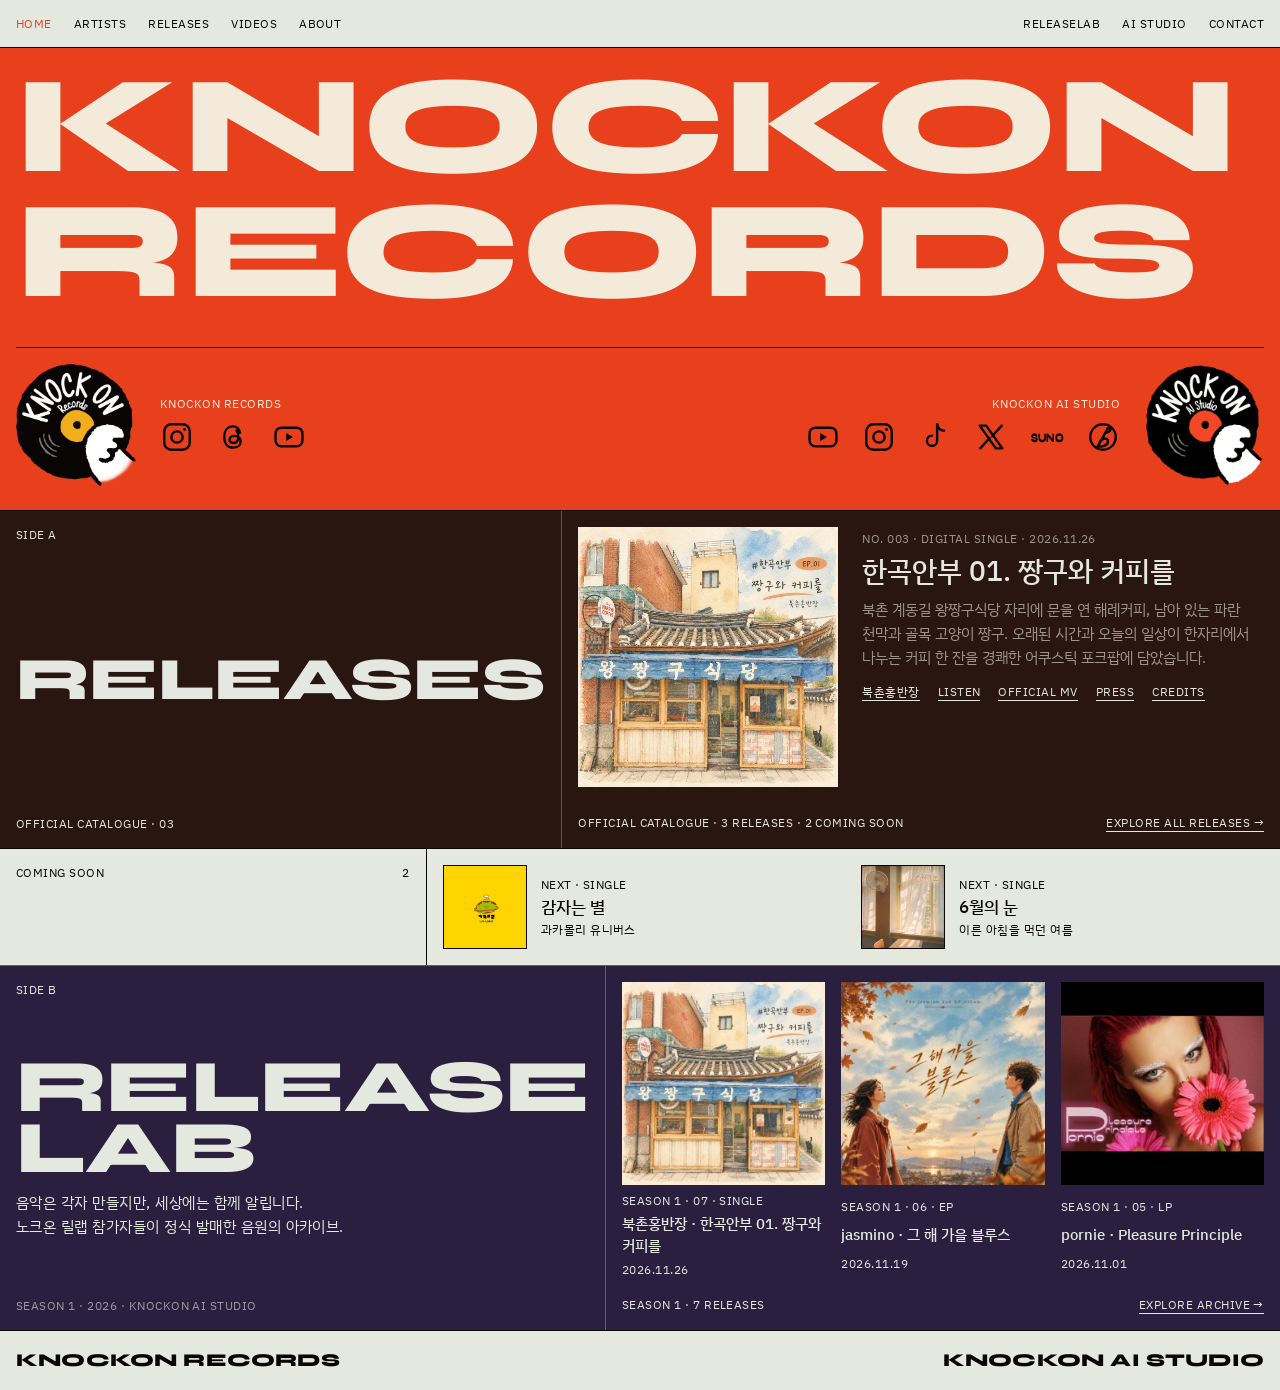
<file: index.html>
<!DOCTYPE html>
<html lang="ko">
<head>
  <meta charset="utf-8">
  <meta name="viewport" content="width=device-width, initial-scale=1">
  <title>KnockOn Records 노크온 레코드</title>
  <meta name="description" content="노크온 레코드(KnockOn Records). 뜻이 맞는 아티스트들과 함께, 그냥 하고 싶은 건 해도 된다고 새 힘을 주는 독립 레이블.">
  <meta property="og:title" content="KnockOn Records 노크온 레코드">
  <meta property="og:description" content="노크온 레코드(KnockOn Records). 뜻이 맞는 아티스트들과 함께, 그냥 하고 싶은 건 해도 된다고 새 힘을 주는 독립 레이블.">
  <meta property="og:image" content="https://knockonrecords.com/images/og.jpg">
  <meta property="og:image:width" content="1200">
  <meta property="og:image:height" content="630">
  <link rel="canonical" href="https://knockonrecords.com/">
  <meta property="og:url" content="https://knockonrecords.com/">
  <meta property="og:type" content="website">
  <meta property="og:site_name" content="KnockOn Records">
  <meta property="og:locale" content="ko_KR">
  <meta name="twitter:card" content="summary_large_image">
  <link rel="icon" href="images/logo-128.png">
  <link rel="preconnect" href="https://fonts.googleapis.com">
  <link rel="preconnect" href="https://fonts.gstatic.com" crossorigin>
  <link rel="stylesheet" href="https://fonts.googleapis.com/css2?family=Syne:wght@800&family=IBM+Plex+Sans+KR:wght@400;500;700&display=swap">
  <link rel="stylesheet" href="style.css?v=1.22.8">
<style>

:root{--violet:#2b1f3f}

.bar{display:grid;grid-template-columns:48px 1fr;height:48px;border-bottom:1px solid var(--fg)}
.tile{background:var(--accent);display:grid;place-items:center}.tile img{height:36px}
.bar .m{display:flex;align-items:center;justify-content:space-between;gap:16px;padding-inline:16px}
.bar .m .name{font-size:15px;font-weight:500;white-space:nowrap}
.bar nav{display:flex;gap:20px}
.bar nav a{font-family:var(--f-mono);font-size:12px;text-transform:uppercase;letter-spacing:.04em;white-space:nowrap}
.bar nav a.cur{color:var(--red)}

.type{display:grid;grid-template-columns:repeat(12,1fr);grid-auto-rows:minmax(0,auto);border-bottom:1px solid var(--fg);padding:16px 16px 24px;gap:0 8px;align-items:end;overflow:hidden}
.type a,.type span{display:block;min-width:0}
.w{font-family:var(--f-display);font-weight:900;font-synthesis:none;text-transform:uppercase;line-height:.82;letter-spacing:-.01em}
.k{font-family:var(--f-mono);font-size:12px;text-transform:uppercase;letter-spacing:.04em;line-height:1.3}
.br::before{content:"[ "}.br::after{content:" ]"}
.vert{writing-mode:vertical-rl;transform:rotate(180deg);justify-self:start}

.mast{grid-column:1/13;grid-row:1;--fs:calc((100vw - 32px)/11.81);--g:calc(var(--fs)*.952);display:flex;align-items:center}

.mtext{display:flex;flex-direction:column;min-width:0}
.r1{display:flex;align-items:flex-start;justify-content:space-between;gap:calc(var(--fs)*.08)}  
.r2{display:flex;align-items:flex-end;gap:var(--g)}
.t1,.t4{font-size:var(--fs)}                                   
.t3{font-size:calc(var(--fs)*.30);line-height:.82}            
.t5{flex:none;width:calc(var(--fs)*.68);margin-bottom:calc(var(--fs)*.04)}  
.lslot{flex:none;padding-left:calc(var(--fs)*.12 + 8px);margin-right:calc(var(--fs)*.12 - 8px)}  
.t2{flex:none;width:calc(var(--fs)*1.42)}                     
.t2 img,.t5 img{width:100%;height:auto}
.hsns{grid-column:1/13;grid-row:2;margin-top:18px;padding-top:14px;border-top:1px solid var(--fg);align-self:start}  
.hsns{display:flex;justify-content:space-between;align-items:center;gap:16px 32px;flex-wrap:wrap}  
.hsns .grp{display:flex;align-items:center;gap:16px}
.hsns .sns{display:flex;gap:22px;list-style:none;margin:0;padding:0}
.hsns .sns svg text{stroke:none}
.hsns .sns a{display:block;width:34px;height:34px;color:var(--fg)}
.hsns .sns a:hover{color:var(--red)}
.hsns .sns svg{width:100%;height:100%;fill:none;stroke:currentColor;stroke-width:1.7;stroke-linecap:round;stroke-linejoin:round}
.hsns .sns svg .dot{fill:currentColor;stroke:none}
.now{display:grid;grid-template-columns:1fr 1fr;gap:4px 16px;padding:18px 16px 22px;border-top:1px solid var(--fg)}  
.now a{display:block}
.now b{font-weight:500;font-size:15px;display:block}
.type a:hover{color:var(--red)}

.sideA{display:grid;grid-template-columns:4fr 8fr;background:var(--w);color:var(--bg)}
.sideA .lab{padding:16px;border-right:1px solid rgba(236,232,220,.3);display:grid;align-content:space-between;gap:24px}
.sideA .lab .w{font-size:clamp(36px,4.7vw,96px)}  
.sideA .rel{display:grid;grid-template-columns:260px 1fr;gap:24px;padding:16px;align-items:start}
.sideA .rel img{width:100%;aspect-ratio:1;object-fit:cover}
.sideA h2{font-size:28px;font-weight:500;line-height:1.2}
.sideA p{font-size:15px;line-height:1.6;max-width:40em;color:rgba(236,232,220,.6)}
.sideA .row{display:flex;flex-wrap:wrap;gap:6px 18px;margin-top:14px}
.sideA .row a{border-bottom:1px solid currentColor;padding-bottom:1px}
.sideA .row a:hover{color:var(--accent)}

.sideA .more{grid-column:1/-1;display:flex;justify-content:space-between;gap:12px;padding-top:4px}  
.sideA .more a{border-bottom:1px solid currentColor;white-space:nowrap;align-self:start}
.sideA .more a:hover{color:var(--accent)}
.soon{display:grid;grid-template-columns:4fr 8fr;border-top:1px solid var(--fg)}  
.soon .sl{padding:16px;border-right:1px solid var(--line);display:flex;justify-content:space-between;align-items:start}
.soon .slist{display:grid;grid-template-columns:1fr 1fr;gap:16px;padding:16px}
.soon .slist a{display:flex;gap:14px;align-items:center;color:var(--fg)}
.soon .slist img{width:84px;height:84px;object-fit:cover;flex:none;border:1px solid var(--fg)}
.soon .slist span{display:block}
.soon .slist b{font-weight:500;font-size:17px;display:block;margin:2px 0}
.soon .slist a:hover b{color:var(--red)}
@media(max-width:800px){.soon{grid-template-columns:1fr}.soon .sl{border-right:0;border-bottom:1px solid var(--line)}.soon .slist{grid-template-columns:1fr}}
.sideB{display:grid;grid-template-columns:5fr 7fr;background:var(--violet);color:var(--bg);border-top:1px solid rgba(236,232,220,.3)}
.sideB .lab{padding:16px;border-right:1px solid rgba(236,232,220,.3);display:grid;align-content:space-between;gap:24px}
.sideB .lab .w{font-size:clamp(40px,5.8vw,110px)}
.sideB .lab p{font-size:15px;line-height:1.6;max-width:22em}
.sideB .vols{padding:16px;display:grid;grid-template-columns:repeat(3,1fr);gap:16px;align-content:start}
.sleeve{aspect-ratio:1;border:1px solid var(--bg);padding:10px;display:grid;grid-template-rows:auto 1fr auto;color:var(--bg)}
.sleeve .w{font-size:clamp(40px,6vw,88px);align-self:end}
.sleeve.img{aspect-ratio:auto;border:0;padding:0;grid-template-rows:auto auto auto;gap:4px}
.sleeve.img img{width:100%;aspect-ratio:1;object-fit:cover;display:block;margin-bottom:4px}
.sleeve.img b{font-weight:500;font-size:15px}
.sleeve.img:hover b{color:var(--accent)}
.sideB .more{grid-column:1/-1;display:flex;justify-content:space-between;gap:12px;padding-top:4px}
.sideB .more a{border-bottom:1px solid currentColor}
.foot{display:flex;justify-content:space-between;flex-wrap:wrap;gap:8px 24px;padding:16px;border-top:1px solid var(--fg)}
.switch a{background:var(--bg);color:var(--fg)}
@media(max-width:800px){
 .bar nav{display:none}
 .type{grid-template-columns:repeat(6,1fr);padding:12px 16px 20px}
 .mast{grid-column:1/7}
.hsns{grid-column:1/7}
 .now{grid-template-columns:1fr}
 .sideA,.sideB{grid-template-columns:1fr}.sideA .lab,.sideB .lab{border-right:0;border-bottom:1px solid rgba(236,232,220,.3)}
 .sideA .rel{grid-template-columns:1fr}
 .sideB .vols{grid-template-columns:repeat(2,1fr)}
}


.mast.hm{display:block;--fs:calc((100vw - 32px)/9)}
.mast.hm .w{display:block;font-size:var(--fs);line-height:.9}
.hsns{margin-top:10px;padding-top:16px}
.hsns .hlogo{flex:none;display:block;width:clamp(80px,10vw,190px)}
.hsns .hlogo img{width:100%;height:auto;display:block}
.hsns .hlogo + .grp{margin-left:clamp(16px,3vw,48px)}
.hsns .grp:last-child{margin-left:auto}
@media(max-width:760px){.hsns .grp{margin-left:0}.hsns .hlogo{width:96px}}


.hsns .hg{display:flex;align-items:center;gap:24px}
.hsns .hg .k{margin:0 0 8px}
.hsns .hg.r{flex-direction:row-reverse;text-align:right;margin-left:auto}
.hsns .hg.r .sns{justify-content:flex-end}
.hsns .hlogo{width:120px}
@media(max-width:760px){.hsns .hg>div{min-width:0}.hsns .sns{flex-wrap:wrap;gap:12px 14px}.hsns .sns a{width:30px;height:30px}.hsns .hlogo{width:88px}.hsns .hg.r{flex-direction:row;text-align:left;margin-left:0}.hsns .hg.r .sns{justify-content:flex-start}}
</style>
  <script type="application/ld+json">
  {"@context":"https://schema.org","@type":"Organization","@id":"https://knockonrecords.com/#label","name":"KnockOn Records","alternateName":"노크온 레코드","url":"https://knockonrecords.com/","logo":"https://knockonrecords.com/images/logo.png","foundingDate":"2021-05","description":"뜻이 맞는 아티스트들과 함께, 그냥 하고 싶은 건 해도 된다고 새 힘을 주는 독립 레이블.","sameAs":["https://www.instagram.com/knockon_records/","https://www.threads.com/@knockon_records","https://www.youtube.com/@mymars2025"]}
  </script>
</head>
<body>

<header class="top" id="top">
  <div class="menu">
    <button class="menu-btn" type="button" onclick="document.getElementById('top').classList.toggle('is-open')">Menu</button>
    <nav class="nav" aria-label="주 메뉴">
      <a href="index.html" aria-current="page">Home</a>
      <a href="artists.html">Artists</a>
      <a href="releases.html">Releases</a>
      <a href="videos.html">Videos</a>
      <a href="about.html">About</a>
      <a class="nav-r" href="releaselab.html">ReleaseLab</a>
      <a href="studio.html">AI Studio</a>
      <a href="contact.html">Contact</a>
    </nav>
  </div>
</header>

<main>


<section class="type" aria-label="KnockOn Records">
  <div class="mast hm">
    <a class="w t1" href="artists.html">KnockOn</a>
    <a class="w t4" href="releases.html">Records</a>
  </div>
  <div class="hsns">
    <div class="hg">
      <a class="hlogo" href="about.html" aria-label="About"><img src="images/logo.png" alt="KnockOn Records 로고" width="680" height="695"></a>
      <div><p class="k">KnockOn Records</p><ul class="sns"><li><a href="https://www.instagram.com/knockon_records/" target="_blank" rel="noopener" aria-label="Instagram" title="Instagram"><svg viewBox="0 0 24 24" aria-hidden="true"><rect x="3" y="3" width="18" height="18" rx="5"/><circle cx="12" cy="12" r="4"/><circle cx="17.3" cy="6.7" r="1" class="dot"/></svg></a></li><li><a href="https://www.threads.com/@knockon_records" target="_blank" rel="noopener" aria-label="Threads" title="Threads"><svg viewBox="0 0 24 24" aria-hidden="true"><path d="M17 8.9c-.8-2.9-2.5-4.4-5-4.4-3.9 0-6.2 3-6.2 7.5s2.3 7.5 6.2 7.5c3.3 0 5.4-1.8 5.4-4.4 0-2.3-1.7-3.9-4.3-3.9-2.1 0-3.5 1.1-3.5 2.6s1.2 2.4 2.9 2.4c2.1 0 3.2-1.5 3.2-4.4 0-1.9-.4-3.4-1.2-4.4"/></svg></a></li><li><a href="https://www.youtube.com/@mymars2025" target="_blank" rel="noopener" aria-label="YouTube" title="YouTube"><svg viewBox="0 0 24 24" aria-hidden="true"><rect x="2.5" y="5.5" width="19" height="13" rx="4"/><path d="M10 9.2v5.6l4.8-2.8z" class="dot"/></svg></a></li></ul></div>
    </div>
    <div class="hg r">
      <a class="hlogo" href="contact.html" aria-label="Contact"><img src="images/logo-studio.png" alt="KnockOn AI Studio 로고" width="632" height="632"></a>
      <div><p class="k">KnockOn AI Studio</p><ul class="sns"><li><a href="https://www.youtube.com/@knockon_studio" target="_blank" rel="noopener" aria-label="YouTube" title="YouTube"><svg viewBox="0 0 24 24" aria-hidden="true"><rect x="2.5" y="5.5" width="19" height="13" rx="4"/><path d="M10 9.2v5.6l4.8-2.8z" class="dot"/></svg></a></li><li><a href="https://instagram.com/knockon_studio" target="_blank" rel="noopener" aria-label="Instagram" title="Instagram"><svg viewBox="0 0 24 24" aria-hidden="true"><rect x="3" y="3" width="18" height="18" rx="5"/><circle cx="12" cy="12" r="4"/><circle cx="17.3" cy="6.7" r="1" class="dot"/></svg></a></li><li><a href="https://tiktok.com/@knockon_studio" target="_blank" rel="noopener" aria-label="TikTok" title="TikTok"><svg viewBox="0 0 24 24" aria-hidden="true"><path d="M13.5 3v11.6a3.6 3.6 0 1 1-3.6-3.6"/><path d="M13.5 3c.4 2.6 2.3 4.4 5 4.6"/></svg></a></li><li><a href="https://x.com/knockon_studio" target="_blank" rel="noopener" aria-label="X" title="X"><svg viewBox="0 0 24 24" aria-hidden="true"><path d="M4 4h4.6L20 20h-4.6z"/><path d="M19.6 4l-6.7 7.3M4.4 20l6.7-7.3"/></svg></a></li><li><a href="https://suno.com/@knockon_studio" target="_blank" rel="noopener" aria-label="Suno" title="Suno"><svg viewBox="0 0 24 24" aria-hidden="true"><text x="12" y="15.4" text-anchor="middle" font-family="Syne, sans-serif" font-weight="800" font-size="9.2" fill="currentColor" stroke="none" textLength="23" lengthAdjust="spacingAndGlyphs">SUNO</text></svg></a></li><li><a href="https://brunch.co.kr/magazine/aimusic" target="_blank" rel="noopener" aria-label="KnockOn AI Studio 브런치 매거진" title="KnockOn AI Studio 브런치 매거진"><svg viewBox="0 0 24 24" aria-hidden="true"><circle cx="12" cy="12" r="9"/><path d="M8.2 18.8 15.4 5.9"/><path d="M15.4 5.9c1.5-.6 2.3.5 1.5 1.7-.6.9-1.7 1.3-2.9 1.3"/><path d="M9.3 16.5c1.5-3.8 6-4.6 6.2-1.6.2 2.6-3.3 4.3-6.9 3.7"/><path d="M7.3 19.3l1.3-.7"/></svg></a></li></ul></div>
    </div>
  </div>
</section>

<section class="sideA">
  <div class="lab"><span class="k">Side A</span><span class="w">Releases</span><span class="k">Official catalogue · 03</span></div>
  <div class="rel">
    <img src="images/hangok-ep01.jpg" alt="북촌홍반장 한곡안부 01. 짱구와 커피를 커버">
    <div>
      <span class="k" style="color:rgba(236,232,220,.6)">No. 003 · Digital Single · 2026.11.26</span>
      <h2 style="margin-top:6px">한곡안부 01. 짱구와 커피를</h2>
      <p style="margin-top:10px">북촌 계동길 왕짱구식당 자리에 문을 연 해례커피, 남아 있는 파란 천막과 골목 고양이 짱구. 오래된 시간과 오늘의 일상이 한자리에서 나누는 커피 한 잔을 경쾌한 어쿠스틱 포크팝에 담았습니다.</p>
      <div class="row k"><a href="artist-bukchon.html">북촌홍반장</a><a href="jjanggu.html">Listen</a><a href="https://youtu.be/gJ2YL6I1ieM" target="_blank" rel="noopener">Official MV</a><a href="https://zdnet.co.kr/view/?no=20261125152532" target="_blank" rel="noopener">Press</a><a href="releases.html#hangok">Credits</a></div>
    </div>
    <div class="more k"><span>Official catalogue · 3 Releases · 2 Coming soon</span><a href="releases.html">Explore all releases →</a></div>
  </div>
</section>

<section class="soon" aria-label="Coming soon">
  <div class="sl"><span class="k">Coming soon</span><span class="k">2</span></div>
  <div class="slist">
    <a href="releases.html#gamja"><img src="images/gamja-teaser.jpg" alt="감자는 별 티저 그림" loading="lazy"><span><span class="k">Next · Single</span><b>감자는 별</b><span class="k">과카몰리 유니버스</span></span></a>
    <a href="releases.html#junesnow"><img src="images/junesnow-cover.jpg" alt="6월의 눈 커버" loading="lazy"><span><span class="k">Next · Single</span><b>6월의 눈</b><span class="k">이른 아침을 먹던 여름</span></span></a>
  </div>
</section>

<section class="sideB">
  <div class="lab">
    <span class="k">Side B</span>
    <span><span class="w">Release<br>Lab</span><p style="margin-top:12px">음악은 각자 만들지만, 세상에는 함께 알립니다.<br>노크온 릴랩 참가자들이 정식 발매한 음원의 아카이브.</p></span>
    <span class="k" style="color:rgba(236,232,220,.6)">Season 1 · 2026 · KnockOn AI Studio</span>
  </div>
  <div class="vols">
    <a class="sleeve img" href="https://www.melon.com/album/detail.htm?albumId=15205212" target="_blank" rel="noopener">
        <img src="images/releaselab/bukchon-hangok01.jpg" alt="북촌홍반장 「한곡안부 01. 짱구와 커피를」 앨범 커버" width="500" height="500" loading="lazy">
        <span class="k">Season 1 · 07 · Single</span><b>북촌홍반장 · 한곡안부 01. 짱구와 커피를</b><span class="k">2026.11.26</span>
      </a>
    <a class="sleeve img" href="https://www.melon.com/album/detail.htm?albumId=15177248" target="_blank" rel="noopener">
        <img src="images/releaselab/jasmino-autumn.jpg" alt="jasmino 「그 해 가을 블루스」 앨범 커버" width="500" height="500" loading="lazy">
        <span class="k">Season 1 · 06 · EP</span><b>jasmino · 그 해 가을 블루스</b><span class="k">2026.11.19</span>
      </a>
    <a class="sleeve img" href="https://www.melon.com/album/detail.htm?albumId=15106006" target="_blank" rel="noopener">
        <img src="images/releaselab/pornie.jpg" alt="pornie 「Pleasure Principle」 앨범 커버" width="500" height="500" loading="lazy">
        <span class="k">Season 1 · 05 · LP</span><b>pornie · Pleasure Principle</b><span class="k">2026.11.01</span>
      </a>
    <div class="more k"><span>Season 1 · 7 Releases</span><a href="releaselab.html">Explore archive →</a></div>
  </div>
</section>





</main>

<footer class="foot gx">
  <a class="name" href="releases.html">KnockOn Records</a>
  <a class="name" href="studio.html">KnockOn AI Studio</a>
</footer>

</body>
</html>
</file>
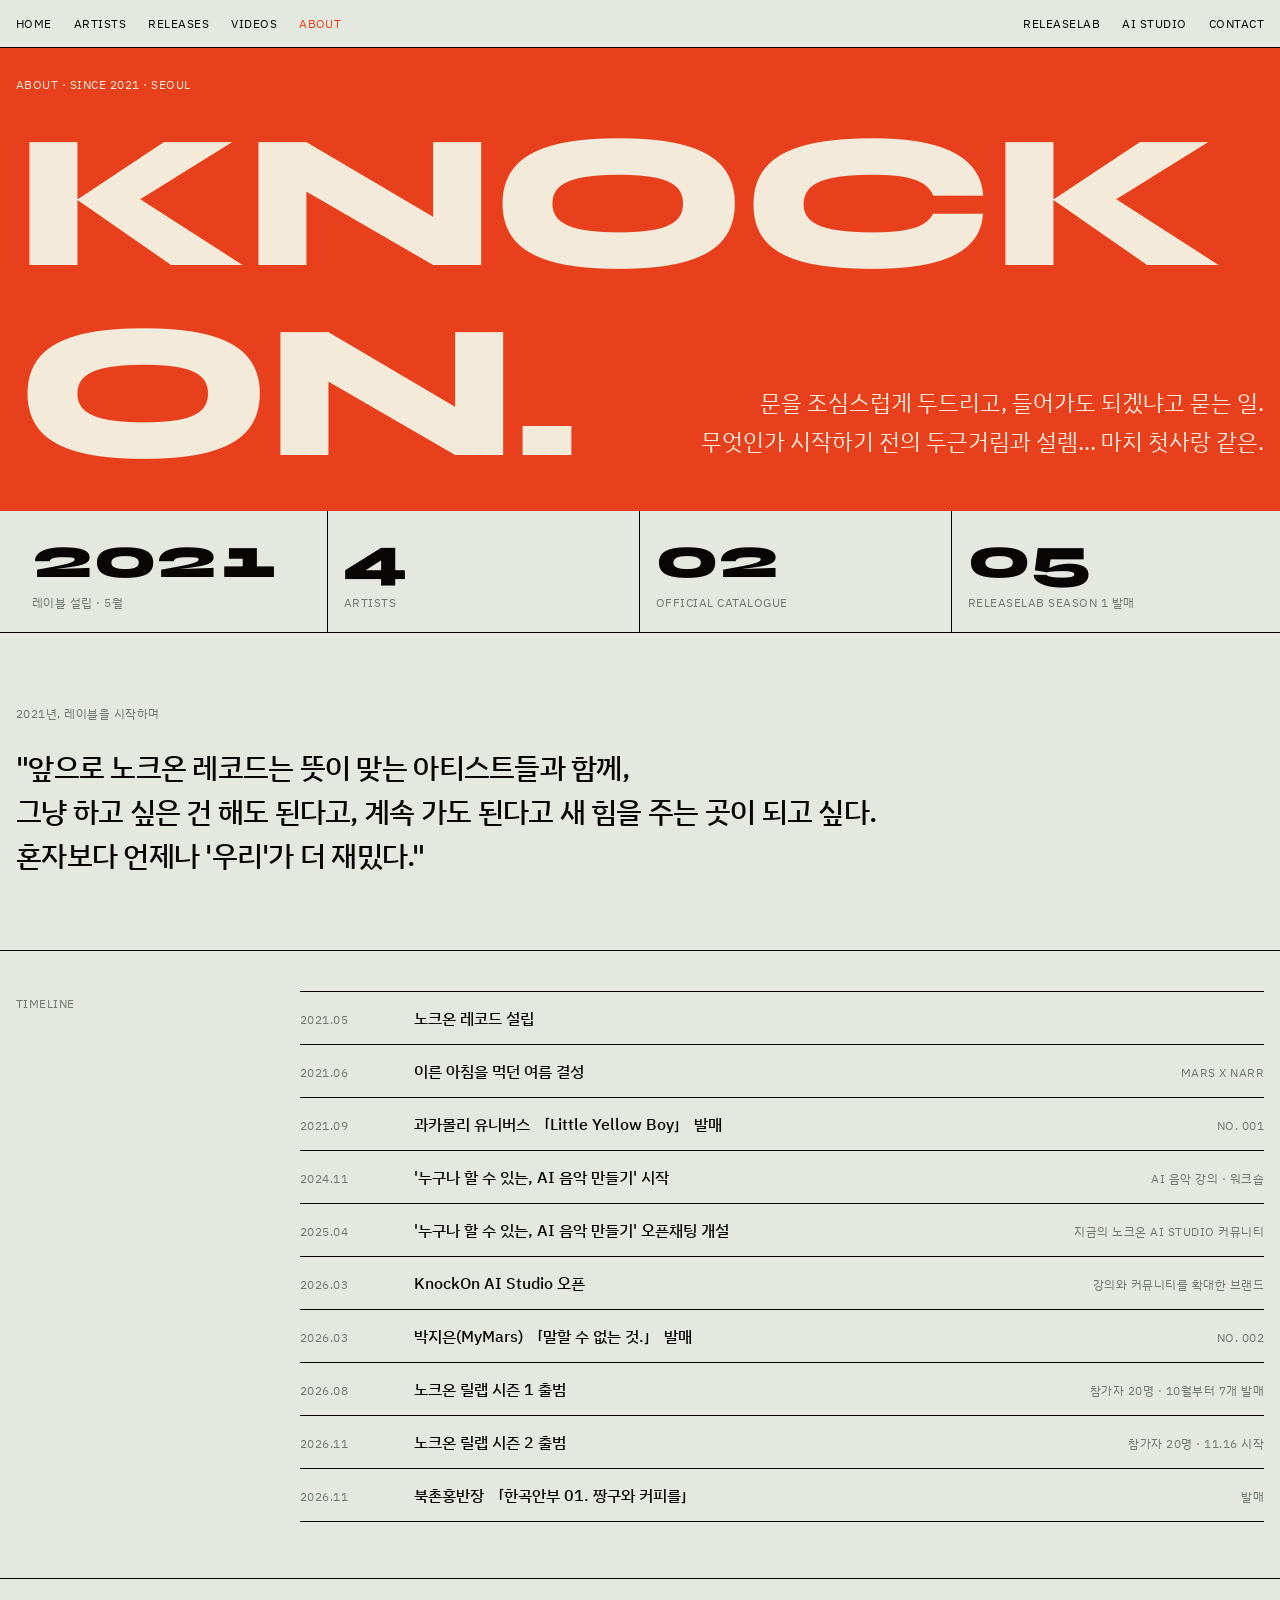
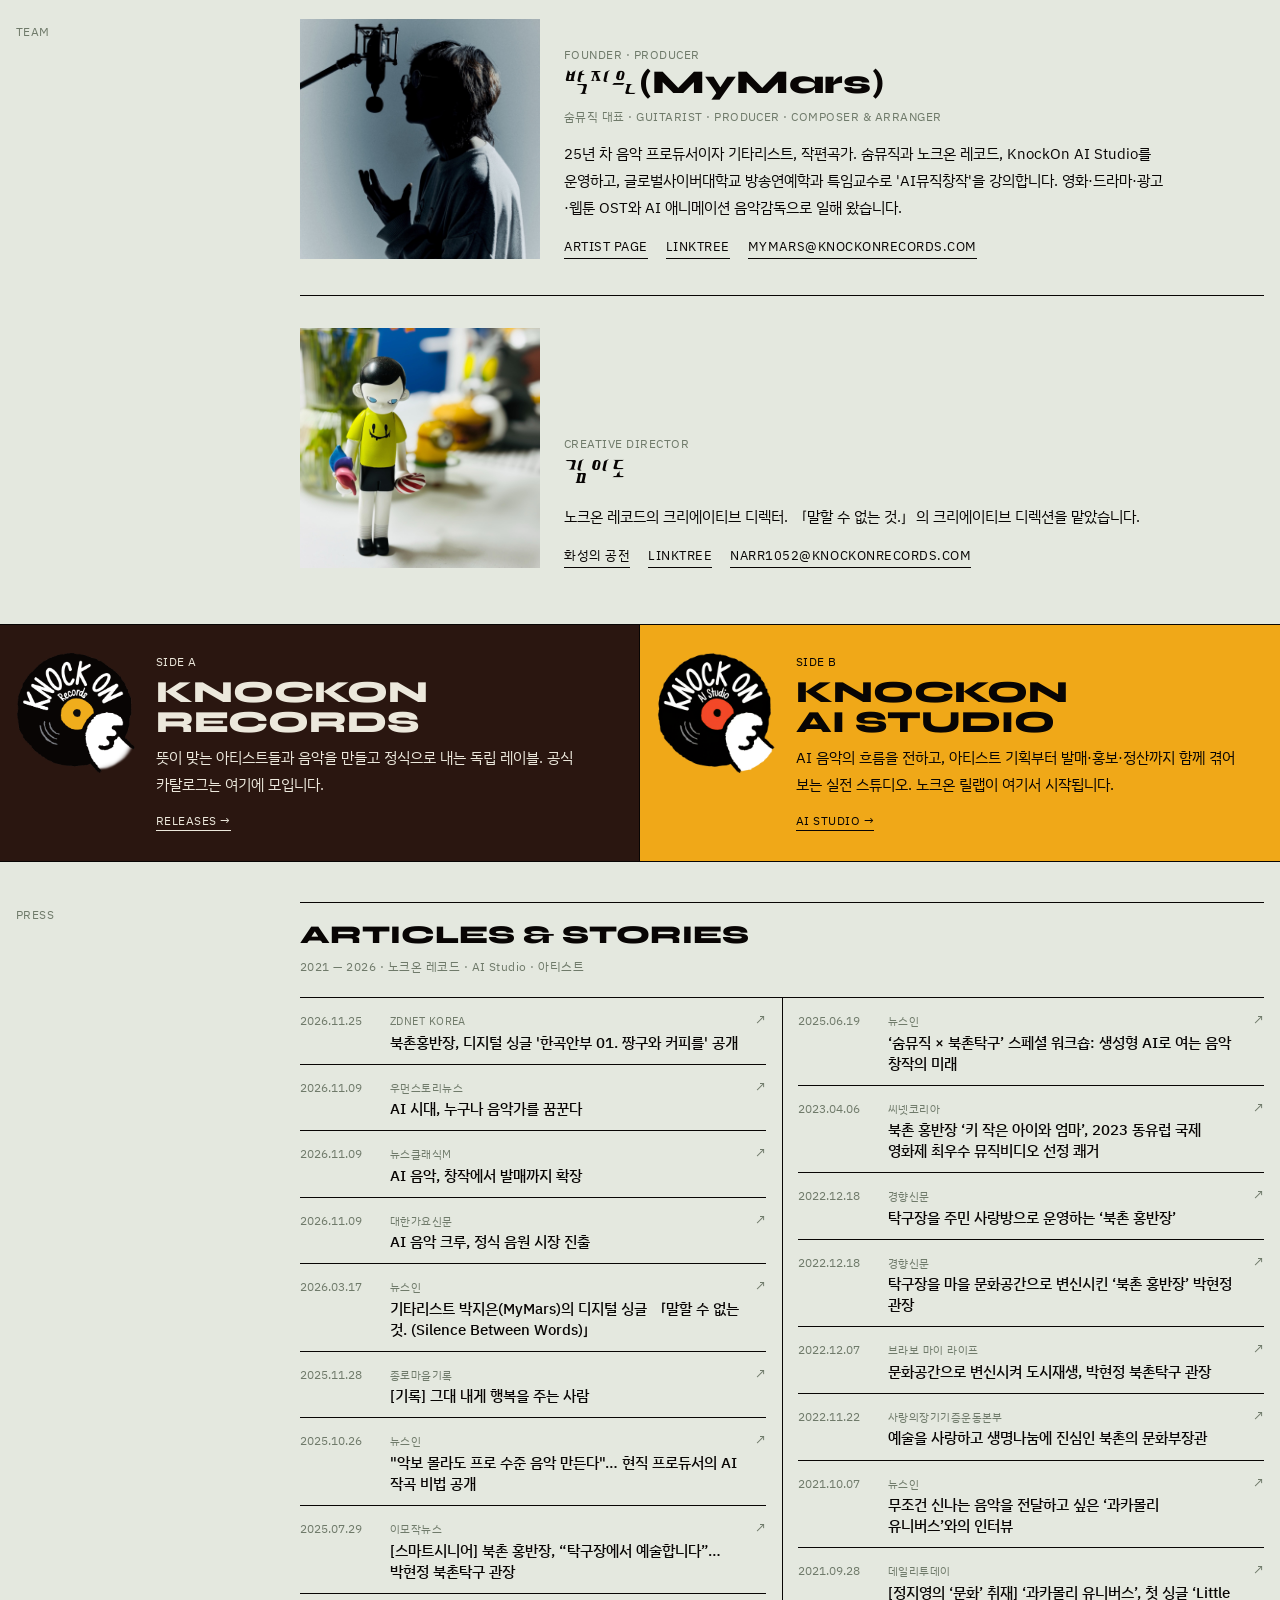
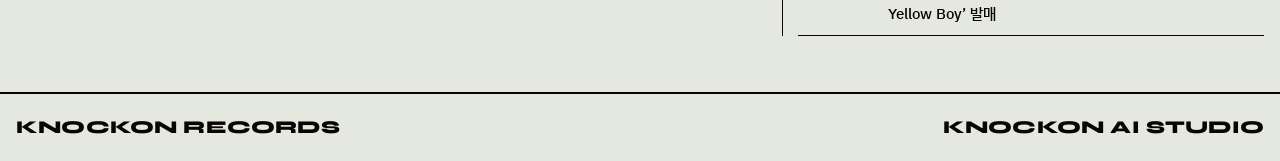
<file: about.html>
<!DOCTYPE html>
<html lang="ko">
<head>
  <meta charset="utf-8">
  <meta name="viewport" content="width=device-width, initial-scale=1">
  <title>About | KnockOn Records</title>
  <meta name="description" content="노크온 레코드(KnockOn Records) 소개. 2021년 박지은(MyMars)이 시작한 독립 레이블. 뜻이 맞는 아티스트들과 함께, 하고 싶은 건 해도 된다고 새 힘을 주는 곳.">
  <meta property="og:title" content="About | KnockOn Records">
  <meta property="og:description" content="노크온 레코드(KnockOn Records) 소개. 2021년 박지은(MyMars)이 시작한 독립 레이블. 뜻이 맞는 아티스트들과 함께, 하고 싶은 건 해도 된다고 새 힘을 주는 곳.">
  <meta property="og:image" content="https://knockonrecords.com/images/og.jpg">
  <meta property="og:image:width" content="1200">
  <meta property="og:image:height" content="630">
  <link rel="canonical" href="https://knockonrecords.com/about.html">
  <meta property="og:url" content="https://knockonrecords.com/about.html">
  <meta property="og:type" content="website">
  <meta property="og:site_name" content="KnockOn Records">
  <meta property="og:locale" content="ko_KR">
  <meta name="twitter:card" content="summary_large_image">
  <link rel="icon" href="images/logo-128.png">
  <link rel="preconnect" href="https://fonts.googleapis.com">
  <link rel="preconnect" href="https://fonts.gstatic.com" crossorigin>
  <link rel="stylesheet" href="https://fonts.googleapis.com/css2?family=Syne:wght@800&family=IBM+Plex+Sans+KR:wght@400;500;700&display=swap">
  <link rel="stylesheet" href="style.css?v=1.22.8">
</head>
<body>

<header class="top" id="top">
  <div class="menu">
    <button class="menu-btn" type="button" onclick="document.getElementById('top').classList.toggle('is-open')">Menu</button>
    <nav class="nav" aria-label="주 메뉴">
      <a href="index.html">Home</a>
      <a href="artists.html">Artists</a>
      <a href="releases.html">Releases</a>
      <a href="videos.html">Videos</a>
      <a href="about.html" aria-current="page">About</a>
      <a class="nav-r" href="releaselab.html">ReleaseLab</a>
      <a href="studio.html">AI Studio</a>
      <a href="contact.html">Contact</a>
    </nav>
  </div>
</header>

<main>

  <section class="ab-hero gx">
    <p class="lab lab-muted">About · Since 2021 · Seoul</p>
    <h1 class="ab-knock"><span class="l1">Knock</span> <span class="l2">On.</span></h1>
    <p class="ab-lead">문을 조심스럽게 두드리고,<br class="mbr"> 들어가도 되겠냐고 묻는 일.<br>무엇인가 시작하기 전의 두근거림과 설렘...<br class="mbr"> 마치 첫사랑 같은.</p>
  </section>

  <section class="ab-facts gx">
    <div><b>2021</b><span class="lab lab-muted">레이블 설립 · 5월</span></div>
    <div><b>4</b><span class="lab lab-muted">Artists</span></div>
    <div><b>02</b><span class="lab lab-muted">Official Catalogue</span></div>
    <div><b>05</b><span class="lab lab-muted">ReleaseLab Season 1 발매</span></div>
  </section>

  <section class="quote-band gx">
    <p class="lab">2021년, 레이블을 시작하며</p>
    <p class="serif quote" style="max-width:none">"앞으로 노크온 레코드는 뜻이 맞는 아티스트들과 함께,<br>그냥 하고 싶은 건 해도 된다고, 계속 가도 된다고 새 힘을 주는 곳이 되고 싶다.<br>혼자보다 언제나 '우리'가 더 재밌다."</p>
  </section>

  <section class="sec gx">
    <div class="two">
      <p class="lab lab-muted">Timeline</p>
      <ol class="ab-time">
        <li><span class="k">2021.05</span><b>노크온 레코드 설립</b></li>
        <li><span class="k">2021.06</span><b>이른 아침을 먹던 여름 결성</b><span class="lab lab-muted">Mars x Narr</span></li>
        <li><span class="k">2021.09</span><b>과카몰리 유니버스 「Little Yellow Boy」 발매</b><span class="lab lab-muted">No. 001</span></li>
        <li><span class="k">2024.11</span><b>'누구나 할 수 있는, AI 음악 만들기' 시작</b><span class="lab lab-muted">AI 음악 강의 · 워크숍</span></li>
        <li><span class="k">2025.04</span><b>'누구나 할 수 있는, AI 음악 만들기' 오픈채팅 개설</b><span class="lab lab-muted">지금의 노크온 AI Studio 커뮤니티</span></li>
        <li><span class="k">2026.03</span><b>KnockOn AI Studio 오픈</b><span class="lab lab-muted">강의와 커뮤니티를 확대한 브랜드</span></li>
        <li><span class="k">2026.03</span><b>박지은(MyMars) 「말할 수 없는 것.」 발매</b><span class="lab lab-muted">No. 002</span></li>
        <li><span class="k">2026.08</span><b>노크온 릴랩 시즌 1 출범</b><span class="lab lab-muted">참가자 20명 · 10월부터 7개 발매</span></li>
        <li><span class="k">2026.11</span><b>노크온 릴랩 시즌 2 출범</b><span class="lab lab-muted">참가자 20명 · 11.16 시작</span></li>
        <li><span class="k">2026.11</span><b>북촌홍반장 「한곡안부 01. 짱구와 커피를」</b><span class="lab lab-muted">발매</span></li>
      </ol>
    </div>
  </section>

  <section class="sec gx">
    <div class="two">
      <p class="lab lab-muted">Team</p>
      <div class="team">
        <div class="founder">
          <img src="images/team-mymars.jpg" alt="박지은(MyMars)">
          <div>
            <p class="lab lab-muted">Founder · Producer</p>
            <p class="big">박지은<span class="nocap">(MyMars)</span></p>
            <p class="lab lab-muted" style="margin-top:8px">숨뮤직 대표 · Guitarist · Producer · Composer &amp; Arranger</p>
            <p class="body" style="margin-top:14px">25년 차 음악 프로듀서이자 기타리스트, 작편곡가. 숨뮤직과 노크온 레코드, KnockOn AI Studio를 운영하고, 글로벌사이버대학교 방송연예학과 특임교수로 'AI뮤직창작'을 강의합니다. 영화·드라마·광고·웹툰 OST와 AI 애니메이션 음악감독으로 일해 왔습니다.</p>
            <p class="links" style="margin-top:16px"><a href="artist-mymars.html">Artist page</a><a href="https://linktr.ee/mymars2025" target="_blank" rel="noopener">Linktree</a><a class="copy" href="#" data-copy="mymars@knockonrecords.com">mymars@knockonrecords.com</a></p>
          </div>
        </div>
        <div class="founder member">
          <img src="images/team-kimido.jpg" alt="김이도">
          <div>
          <p class="lab lab-muted">Creative Director</p>
          <p class="big">김이도</p>
          <p class="body" style="margin-top:14px">노크온 레코드의 크리에이티브 디렉터. 「말할 수 없는 것.」의 크리에이티브 디렉션을 맡았습니다.</p>
          <p class="links" style="margin-top:16px"><a href="https://m.blog.naver.com/narr1052" target="_blank" rel="noopener">화성의 공전</a><a href="https://linktr.ee/narr1052" target="_blank" rel="noopener">Linktree</a><a class="copy" href="#" data-copy="narr1052@knockonrecords.com">narr1052@knockonrecords.com</a></p>
          </div>
        </div>
      </div>
    </div>
  </section>

  <section class="ab-houses">
    <a class="house a" href="releases.html">
      <img src="images/logo.png" alt="KnockOn Records 로고" width="700" height="700">
      <p class="lab">Side A</p>
      <h2>KnockOn<br>Records</h2>
      <p class="body">뜻이 맞는 아티스트들과 음악을 만들고 정식으로 내는 독립 레이블. 공식 카탈로그는 여기에 모입니다.</p>
      <span class="go">Releases →</span>
    </a>
    <a class="house b" href="studio.html">
      <img src="images/logo-studio.png" alt="KnockOn AI Studio 로고" width="632" height="632">
      <p class="lab">Side B</p>
      <h2>KnockOn<br>AI Studio</h2>
      <p class="body">AI 음악의 흐름을 전하고, 아티스트 기획부터 발매·홍보·정산까지 함께 겪어 보는 실전 스튜디오. 노크온 릴랩이 여기서 시작됩니다.</p>
      <span class="go">AI Studio →</span>
    </a>
  </section>

  <section class="sec gx">
    <div class="two">
      <p class="lab lab-muted">Press</p>
      <div class="presslist">
        <p class="pl-h"><span>Articles &amp; Stories<br><span class="k">2021 — 2026 · 노크온 레코드 · AI Studio · 아티스트</span></span></p>
        <ol>
        <li><a href="https://zdnet.co.kr/view/?no=20261125152532" target="_blank" rel="noopener"><span class="d">2026.11.25</span><span class="o">ZDNet Korea</span><b>북촌홍반장, 디지털 싱글 '한곡안부 01. 짱구와 커피를' 공개</b><span class="go">↗</span></a></li>
        <li><a href="http://www.woman-story.co.kr/news/articleView.html?idxno=14107" target="_blank" rel="noopener"><span class="d">2026.11.09</span><span class="o">우먼스토리뉴스</span><b>AI 시대, 누구나 음악가를 꿈꾼다</b><span class="go">↗</span></a></li>
        <li><a href="https://www.classicm.co.kr/news/articleView.html?idxno=7148" target="_blank" rel="noopener"><span class="d">2026.11.09</span><span class="o">뉴스클래식M</span><b>AI 음악, 창작에서 발매까지 확장</b><span class="go">↗</span></a></li>
        <li><a href="https://xn--o39at6knmh88hoxewy0a.com/View.aspx?No=4302950" target="_blank" rel="noopener"><span class="d">2026.11.09</span><span class="o">대한가요신문</span><b>AI 음악 크루, 정식 음원 시장 진출</b><span class="go">↗</span></a></li>
        <li><a href="https://www.newsin.co.kr/news/articleView.html?idxno=130606" target="_blank" rel="noopener"><span class="d">2026.03.17</span><span class="o">뉴스인</span><b>기타리스트 박지은(MyMars)의 디지털 싱글 「말할 수 없는 것. (Silence Between Words)」</b><span class="go">↗</span></a></li>
        <li><a href="https://jongnomaja.kr/writing/?bmode=view&amp;idx=168806224&amp;t=board" target="_blank" rel="noopener"><span class="d">2025.11.28</span><span class="o">종로마을기록</span><b>[기록] 그대 내게 행복을 주는 사람</b><span class="go">↗</span></a></li>
        <li><a href="https://www.newsin.co.kr/news/articleView.html?idxno=128230" target="_blank" rel="noopener"><span class="d">2025.10.26</span><span class="o">뉴스인</span><b>"악보 몰라도 프로 수준 음악 만든다"… 현직 프로듀서의 AI 작곡 비법 공개</b><span class="go">↗</span></a></li>
        <li><a href="https://www.emozak.co.kr/news/articleView.html?idxno=12982" target="_blank" rel="noopener"><span class="d">2025.07.29</span><span class="o">이모작뉴스</span><b>[스마트시니어] 북촌 홍반장, “탁구장에서 예술합니다”…박현정 북촌탁구 관장</b><span class="go">↗</span></a></li>
        <li><a href="https://www.newsin.co.kr/news/articleView.html?idxno=125965" target="_blank" rel="noopener"><span class="d">2025.06.19</span><span class="o">뉴스인</span><b>‘숨뮤직 × 북촌탁구’ 스페셜 워크숍: 생성형 AI로 여는 음악 창작의 미래</b><span class="go">↗</span></a></li>
        <li><a href="https://www.cnet.co.kr/view/?no=20230406161227" target="_blank" rel="noopener"><span class="d">2023.04.06</span><span class="o">씨넷코리아</span><b>북촌 홍반장 ‘키 작은 아이와 엄마’, 2023 동유럽 국제 영화제 최우수 뮤직비디오 선정 쾌거</b><span class="go">↗</span></a></li>
        <li><a href="https://www.khan.co.kr/article/202212182152005" target="_blank" rel="noopener"><span class="d">2022.12.18</span><span class="o">경향신문</span><b>탁구장을 주민 사랑방으로 운영하는 ‘북촌 홍반장’</b><span class="go">↗</span></a></li>
        <li><a href="https://www.khan.co.kr/article/202212181619001" target="_blank" rel="noopener"><span class="d">2022.12.18</span><span class="o">경향신문</span><b>탁구장을 마을 문화공간으로 변신시킨 ‘북촌 홍반장’ 박현정 관장</b><span class="go">↗</span></a></li>
        <li><a href="https://bravo.etoday.co.kr/view/atc_view/14194" target="_blank" rel="noopener"><span class="d">2022.12.07</span><span class="o">브라보 마이 라이프</span><b>문화공간으로 변신시켜 도시재생, 박현정 북촌탁구 관장</b><span class="go">↗</span></a></li>
        <li><a href="https://www.donor.or.kr/mo/commu/boardview.asp?bbsidx=26393&amp;bcfidx=1002" target="_blank" rel="noopener"><span class="d">2022.11.22</span><span class="o">사랑의장기기증운동본부</span><b>예술을 사랑하고 생명나눔에 진심인 북촌의 문화부장관</b><span class="go">↗</span></a></li>
        <li><a href="https://www.newsin.co.kr/news/articleView.html?idxno=93363" target="_blank" rel="noopener"><span class="d">2021.10.07</span><span class="o">뉴스인</span><b>무조건 신나는 음악을 전달하고 싶은 ‘과카몰리 유니버스’와의 인터뷰</b><span class="go">↗</span></a></li>
        <li><a href="https://www.dailytoday.co.kr/news/view.php?idx=55394" target="_blank" rel="noopener"><span class="d">2021.09.28</span><span class="o">데일리투데이</span><b>[정지영의 ‘문화’ 취재] ‘과카몰리 유니버스’, 첫 싱글 ‘Little Yellow Boy’ 발매</b><span class="go">↗</span></a></li>
        </ol>
      </div>
    </div>
  </section>

</main>

<footer class="foot gx">
  <a class="name" href="releases.html">KnockOn Records</a>
  <a class="name" href="studio.html">KnockOn AI Studio</a>
</footer>

<script src="copy.js?v=1.22.8" defer></script>
</body>
</html>
</file>
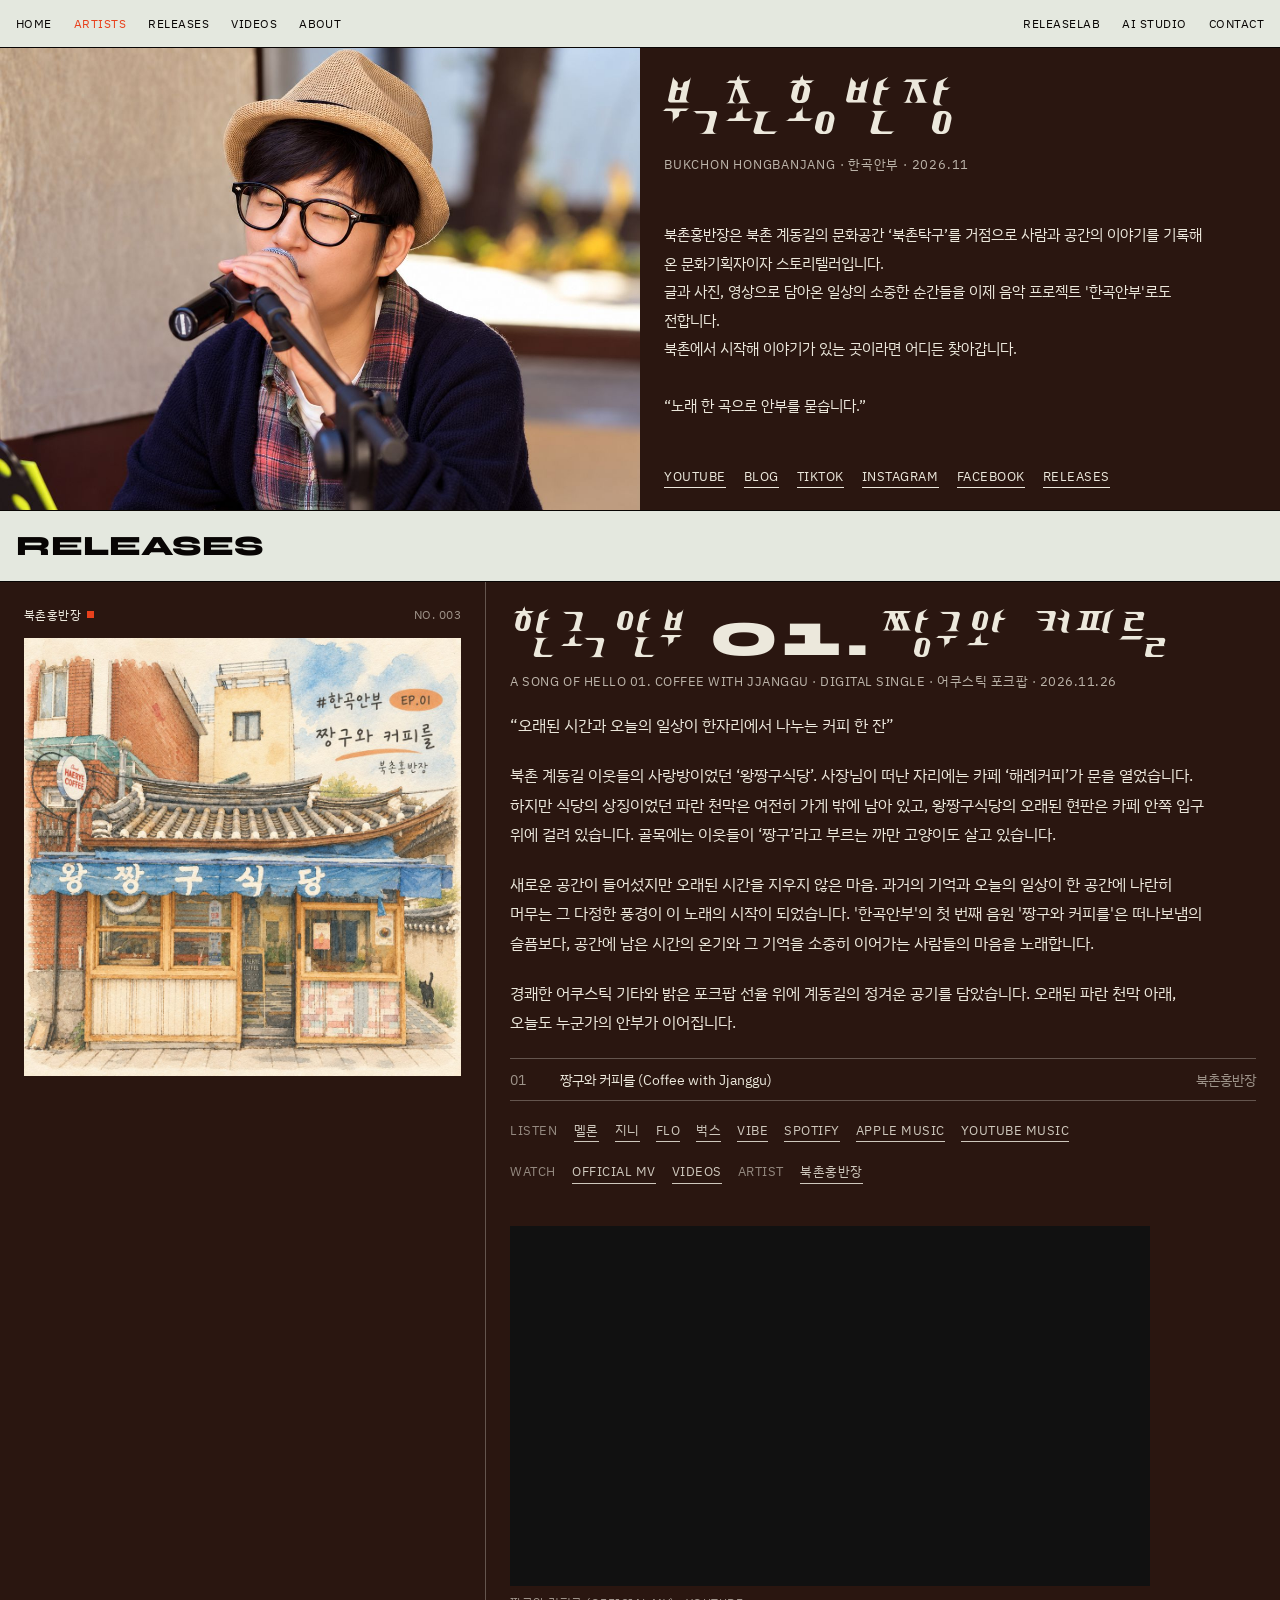
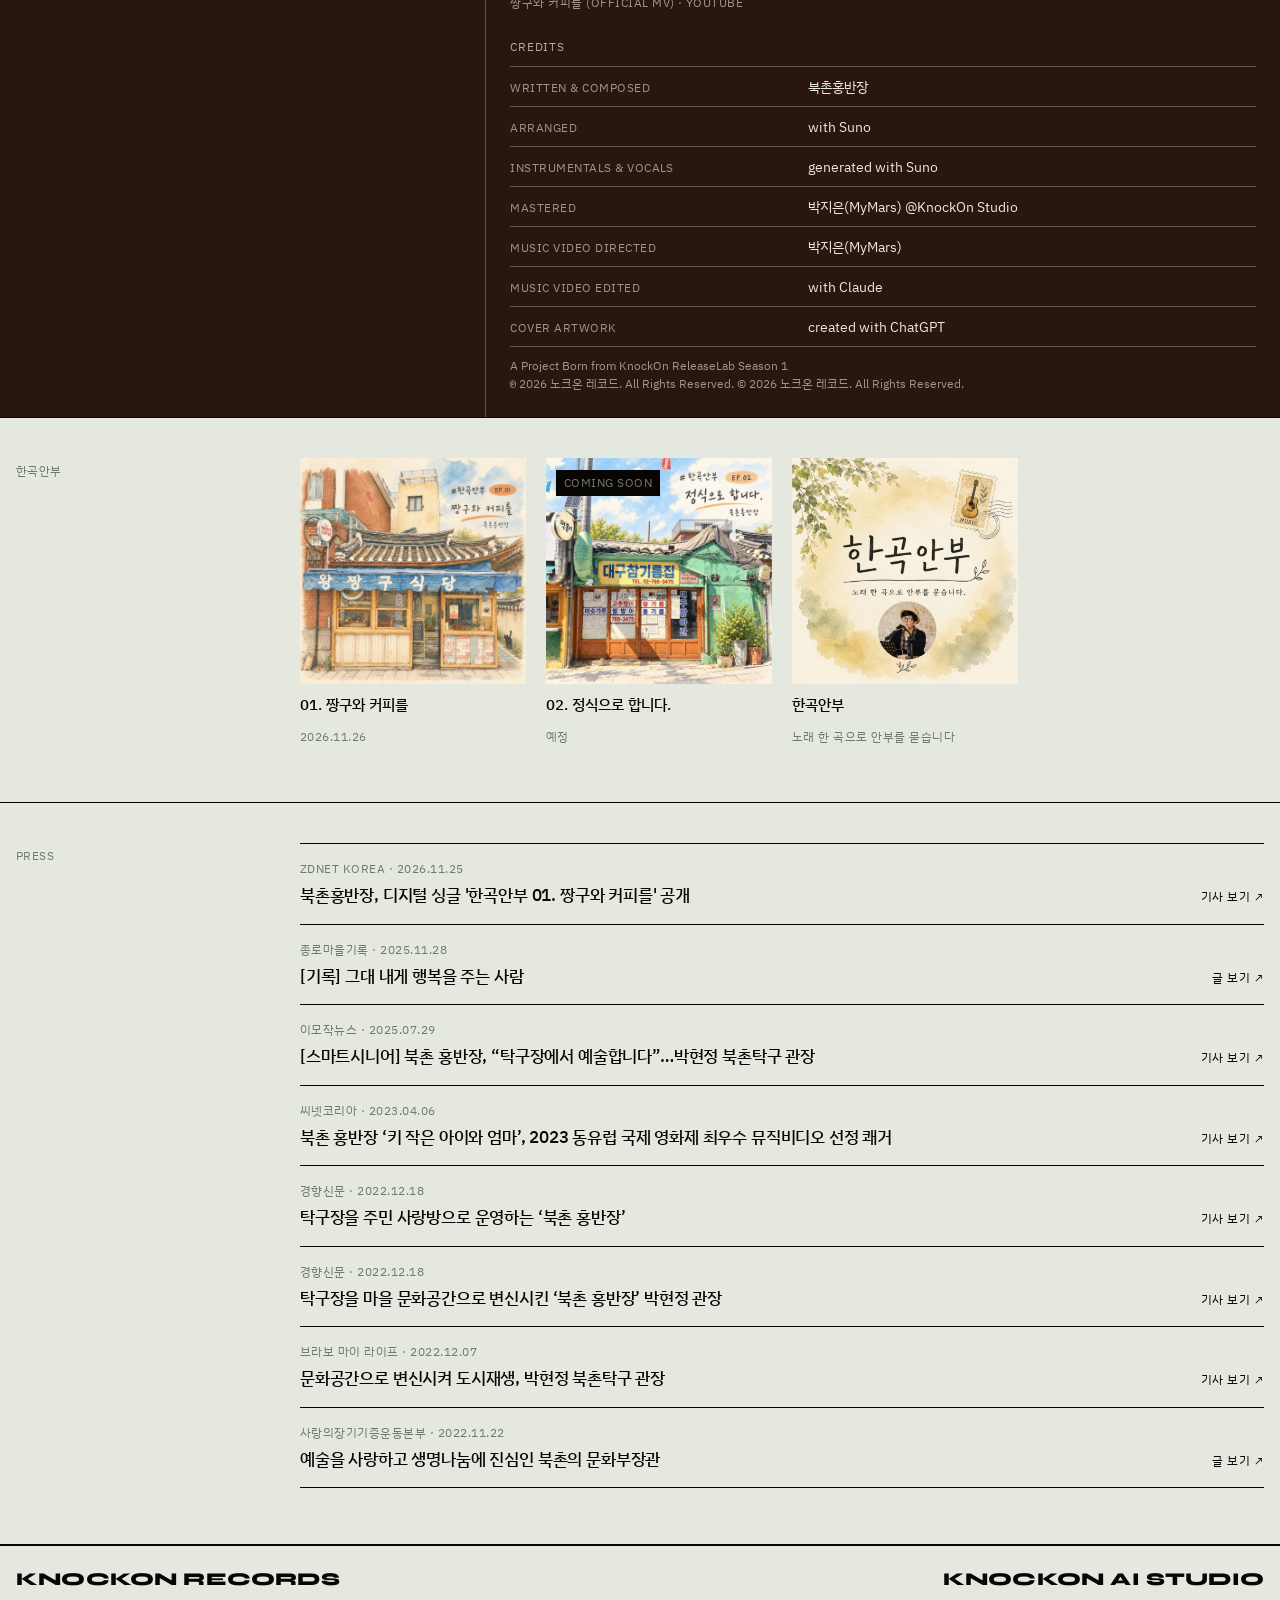
<file: artist-bukchon.html>
<!DOCTYPE html>
<html lang="ko">
<head>
  <meta charset="utf-8">
  <meta name="viewport" content="width=device-width, initial-scale=1">
  <title>북촌홍반장 | KnockOn Records</title>
  <meta name="description" content="북촌홍반장(Bukchon Hongbanjang). 북촌 계동길 문화공간 북촌탁구를 거점으로 사람과 공간의 이야기를 기록해 온 문화기획자이자 스토리텔러. 음악 프로젝트 한곡안부의 첫 음원 '짱구와 커피를' 2026년 11월 노크온 레코드 발매 예정.">
  <meta property="og:title" content="북촌홍반장 | KnockOn Records">
  <meta property="og:description" content="북촌홍반장(Bukchon Hongbanjang). 북촌 계동길 문화공간 북촌탁구를 거점으로 사람과 공간의 이야기를 기록해 온 문화기획자이자 스토리텔러. 음악 프로젝트 한곡안부의 첫 음원 '짱구와 커피를' 2026년 11월 노크온 레코드 발매 예정.">
  <meta property="og:image" content="https://knockonrecords.com/images/hero-bukchon.jpg">
  <link rel="canonical" href="https://knockonrecords.com/artist-bukchon.html">
  <meta property="og:url" content="https://knockonrecords.com/artist-bukchon.html">
  <meta property="og:type" content="website">
  <meta property="og:site_name" content="KnockOn Records">
  <meta property="og:locale" content="ko_KR">
  <meta name="twitter:card" content="summary_large_image">
  <link rel="icon" href="images/logo-128.png">
  <link rel="preconnect" href="https://fonts.googleapis.com">
  <link rel="preconnect" href="https://fonts.gstatic.com" crossorigin>
  <link rel="stylesheet" href="https://fonts.googleapis.com/css2?family=Syne:wght@800&family=IBM+Plex+Sans+KR:wght@400;500;700&display=swap">
  <link rel="stylesheet" href="style.css?v=1.22.8">
  <script type="application/ld+json">
  {"@context":"https://schema.org","@type":"Person","@id":"https://knockonrecords.com/artist-bukchon.html#artist","name":"북촌홍반장","url":"https://knockonrecords.com/artist-bukchon.html","image":"https://knockonrecords.com/images/hero-bukchon.jpg","sameAs":["https://www.youtube.com/@bukchon","https://blog.naver.com/bukchontak9","https://www.tiktok.com/@bukchontak9","https://www.instagram.com/bukchontak9/","https://www.facebook.com/bukchontak9"]}
  </script>
</head>
<body>

<header class="top" id="top">
  <div class="menu">
    <button class="menu-btn" type="button" onclick="document.getElementById('top').classList.toggle('is-open')">Menu</button>
    <nav class="nav" aria-label="주 메뉴">
      <a href="index.html">Home</a>
      <a href="artists.html" aria-current="page">Artists</a>
      <a href="releases.html">Releases</a>
      <a href="videos.html">Videos</a>
      <a href="about.html">About</a>
      <a class="nav-r" href="releaselab.html">ReleaseLab</a>
      <a href="studio.html">AI Studio</a>
      <a href="contact.html">Contact</a>
    </nav>
  </div>
</header>

<main>

  <section class="a-hero" style="--w:#eee5d3; --wf:#2b2118; --wa:#c0693a; --wl:rgba(43,33,24,.18)">
    <div class="pic"><img src="images/hero-bukchon.jpg" alt="북촌홍반장"></div>
    <div class="txt">
      <div>
        <h1>북촌홍반장</h1>
        <p class="role">Bukchon Hongbanjang · 한곡안부 · 2026.11</p>
      </div>
      <p class="intro" style="font-size:15px">북촌홍반장은 북촌 계동길의 문화공간 ‘북촌탁구’를 거점으로 사람과 공간의 이야기를 기록해 온 문화기획자이자 스토리텔러입니다.<br>글과 사진, 영상으로 담아온 일상의 소중한 순간들을 이제 음악 프로젝트 '한곡안부'로도 전합니다.<br>북촌에서 시작해 이야기가 있는 곳이라면 어디든 찾아갑니다.<br><br>“노래 한 곡으로 안부를 묻습니다.”</p>
      <p class="links"><a href="https://www.youtube.com/@bukchon" target="_blank" rel="noopener">YouTube</a><a href="https://blog.naver.com/bukchontak9" target="_blank" rel="noopener">Blog</a><a href="https://www.tiktok.com/@bukchontak9" target="_blank" rel="noopener">TikTok</a><a href="https://www.instagram.com/bukchontak9/" target="_blank" rel="noopener">Instagram</a><a href="https://www.facebook.com/bukchontak9" target="_blank" rel="noopener">Facebook</a><a href="releases.html#hangok">Releases</a></p>
    </div>
  </section>

  <div class="sec-head gx"><span>Releases</span></div>
  
    <article class="world" id="hangok" style="--w:#eee5d3; --wf:#2b2118; --wa:#c0693a; --wl:rgba(43,33,24,.18)">
      <div class="rel">
        <div class="art">
          <div class="head"><span class="lab mark">북촌홍반장</span><span class="lab lab-muted">No. 003</span></div>
          <img src="images/hangok-ep01.jpg" alt="북촌홍반장 한곡안부 01. 짱구와 커피를 커버">
        </div>
        <div class="info">
          <div>
            <h2 class="title">한곡안부 01. 짱구와 커피를</h2>
            <p class="sub" style="margin-top:8px">A Song of Hello 01. Coffee with Jjanggu · Digital Single · 어쿠스틱 포크팝 · 2026.11.26</p>
          </div>
          <p class="desc">“오래된 시간과 오늘의 일상이 한자리에서 나누는 커피 한 잔”</p>
          <p class="desc">북촌 계동길 이웃들의 사랑방이었던 ‘왕짱구식당’. 사장님이 떠난 자리에는 카페 ‘해례커피’가 문을 열었습니다. 하지만 식당의 상징이었던 파란 천막은 여전히 가게 밖에 남아 있고, 왕짱구식당의 오래된 현판은 카페 안쪽 입구 위에 걸려 있습니다. 골목에는 이웃들이 ‘짱구’라고 부르는 까만 고양이도 살고 있습니다.</p>
          <p class="desc">새로운 공간이 들어섰지만 오래된 시간을 지우지 않은 마음. 과거의 기억과 오늘의 일상이 한 공간에 나란히 머무는 그 다정한 풍경이 이 노래의 시작이 되었습니다. '한곡안부'의 첫 번째 음원 '짱구와 커피를'은 떠나보냄의 슬픔보다, 공간에 남은 시간의 온기와 그 기억을 소중히 이어가는 사람들의 마음을 노래합니다.</p>
          <p class="desc">경쾌한 어쿠스틱 기타와 밝은 포크팝 선율 위에 계동길의 정겨운 공기를 담았습니다. 오래된 파란 천막 아래, 오늘도 누군가의 안부가 이어집니다.</p>
          <ul class="tracks">
            <li><span class="n">01</span><span>짱구와 커피를 (Coffee with Jjanggu)</span><span class="d">북촌홍반장</span></li>
          </ul>
          <p class="listen"><span class="k">Listen</span>
            <a href="https://www.melon.com/album/detail.htm?albumId=15205212" target="_blank" rel="noopener">멜론</a>
            <a href="https://www.genie.co.kr/detail/albumInfo?axnm=88507585" target="_blank" rel="noopener">지니</a>
            <a href="https://www.music-flo.com/detail/album/467986217/albumtrack" target="_blank" rel="noopener">FLO</a>
            <a href="https://music.bugs.co.kr/album/20858675" target="_blank" rel="noopener">벅스</a>
            <a href="https://vibe.naver.com/album/39347038" target="_blank" rel="noopener">VIBE</a>
            <a href="https://open.spotify.com/album/2XzG0rGlqlQdkKdx05qZwK" target="_blank" rel="noopener">Spotify</a>
            <a href="https://music.apple.com/kr/album/a-song-of-hello-01-coffee-with-jjanggu-single/6839118998" target="_blank" rel="noopener">Apple Music</a>
            <a href="https://music.youtube.com/playlist?list=OLAK5uy_nRRCOczrGaAwC4IaR5xMZ08QT7KhS1mTc" target="_blank" rel="noopener">YouTube Music</a>
          </p>
          <p class="listen"><span class="k">Watch</span><a href="https://youtu.be/gJ2YL6I1ieM" target="_blank" rel="noopener">Official MV</a><a href="videos.html#hangok-mv">Videos</a><span class="k">Artist</span><a href="artist-bukchon.html">북촌홍반장</a></p>
          <div class="mv">
            <div class="mframe"><iframe src="https://www.youtube.com/embed/gJ2YL6I1ieM" title="북촌홍반장 - 짱구와 커피를 (Official MV)" loading="lazy" allow="accelerometer; encrypted-media; picture-in-picture" allowfullscreen></iframe></div>
            <p class="lab lab-muted">짱구와 커피를 (Official MV) · <a href="https://youtu.be/gJ2YL6I1ieM" target="_blank" rel="noopener">YouTube</a></p>
          </div>
          <div class="credit-t">
            <p class="ck">Credits</p>
            <dl>
              <div><dt>Written &amp; Composed</dt><dd>북촌홍반장</dd></div>
              <div><dt>Arranged</dt><dd>with Suno</dd></div>
              <div><dt>Instrumentals &amp; Vocals</dt><dd>generated with Suno</dd></div>
              <div><dt>Mastered</dt><dd>박지은(MyMars) @KnockOn Studio</dd></div>
              <div><dt>Music Video Directed</dt><dd>박지은(MyMars)</dd></div>
              <div><dt>Music Video Edited</dt><dd>with Claude</dd></div>
              <div><dt>Cover Artwork</dt><dd>created with ChatGPT</dd></div>
            </dl>
            <p class="pc">A Project Born from KnockOn ReleaseLab Season 1<br>℗ 2026 노크온 레코드. All Rights Reserved. © 2026 노크온 레코드. All Rights Reserved.</p>
          </div>
        </div>
      </div>
    </article>


  <section class="sec gx">
    <div class="two">
      <p class="lab lab-muted">한곡안부</p>
      <div class="cards">
        <div class="card"><div class="thumb"><img src="images/hangok-ep01.jpg" alt=""></div><b>01. 짱구와 커피를</b><span>2026.11.26</span></div>
        <div class="card"><div class="thumb"><span class="soon-tag">Coming soon</span><img src="images/hangok-ep02.jpg" alt=""></div><b>02. 정식으로 합니다.</b><span>예정</span></div>
        <div class="card"><div class="thumb"><img src="images/hangok-series.jpg" alt=""></div><b>한곡안부</b><span>노래 한 곡으로 안부를 묻습니다</span></div>
      </div>
    </div>
  </section>

  <section class="sec gx" id="press">
    <div class="two">
      <p class="lab lab-muted">Press</p>
      <ul class="ab-press">
        <li><a href="https://zdnet.co.kr/view/?no=20261125152532" target="_blank" rel="noopener"><span class="k">ZDNet Korea · 2026.11.25</span><b>북촌홍반장, 디지털 싱글 '한곡안부 01. 짱구와 커피를' 공개</b><span class="k go">기사 보기 ↗</span></a></li>
        <li><a href="https://jongnomaja.kr/writing/?bmode=view&amp;idx=168806224&amp;t=board" target="_blank" rel="noopener"><span class="k">종로마을기록 · 2025.11.28</span><b>[기록] 그대 내게 행복을 주는 사람</b><span class="k go">글 보기 ↗</span></a></li>
        <li><a href="https://www.emozak.co.kr/news/articleView.html?idxno=12982" target="_blank" rel="noopener"><span class="k">이모작뉴스 · 2025.07.29</span><b>[스마트시니어] 북촌 홍반장, “탁구장에서 예술합니다”…박현정 북촌탁구 관장</b><span class="k go">기사 보기 ↗</span></a></li>
        <li><a href="https://www.cnet.co.kr/view/?no=20230406161227" target="_blank" rel="noopener"><span class="k">씨넷코리아 · 2023.04.06</span><b>북촌 홍반장 ‘키 작은 아이와 엄마’, 2023 동유럽 국제 영화제 최우수 뮤직비디오 선정 쾌거</b><span class="k go">기사 보기 ↗</span></a></li>
        <li><a href="https://www.khan.co.kr/article/202212182152005" target="_blank" rel="noopener"><span class="k">경향신문 · 2022.12.18</span><b>탁구장을 주민 사랑방으로 운영하는 ‘북촌 홍반장’</b><span class="k go">기사 보기 ↗</span></a></li>
        <li><a href="https://www.khan.co.kr/article/202212181619001" target="_blank" rel="noopener"><span class="k">경향신문 · 2022.12.18</span><b>탁구장을 마을 문화공간으로 변신시킨 ‘북촌 홍반장’ 박현정 관장</b><span class="k go">기사 보기 ↗</span></a></li>
        <li><a href="https://bravo.etoday.co.kr/view/atc_view/14194" target="_blank" rel="noopener"><span class="k">브라보 마이 라이프 · 2022.12.07</span><b>문화공간으로 변신시켜 도시재생, 박현정 북촌탁구 관장</b><span class="k go">기사 보기 ↗</span></a></li>
        <li><a href="https://www.donor.or.kr/mo/commu/boardview.asp?bbsidx=26393&amp;bcfidx=1002" target="_blank" rel="noopener"><span class="k">사랑의장기기증운동본부 · 2022.11.22</span><b>예술을 사랑하고 생명나눔에 진심인 북촌의 문화부장관</b><span class="k go">글 보기 ↗</span></a></li>
      </ul>
    </div>
  </section>

</main>

<footer class="foot gx">
  <a class="name" href="releases.html">KnockOn Records</a>
  <a class="name" href="studio.html">KnockOn AI Studio</a>
</footer>

</body>
</html>
</file>
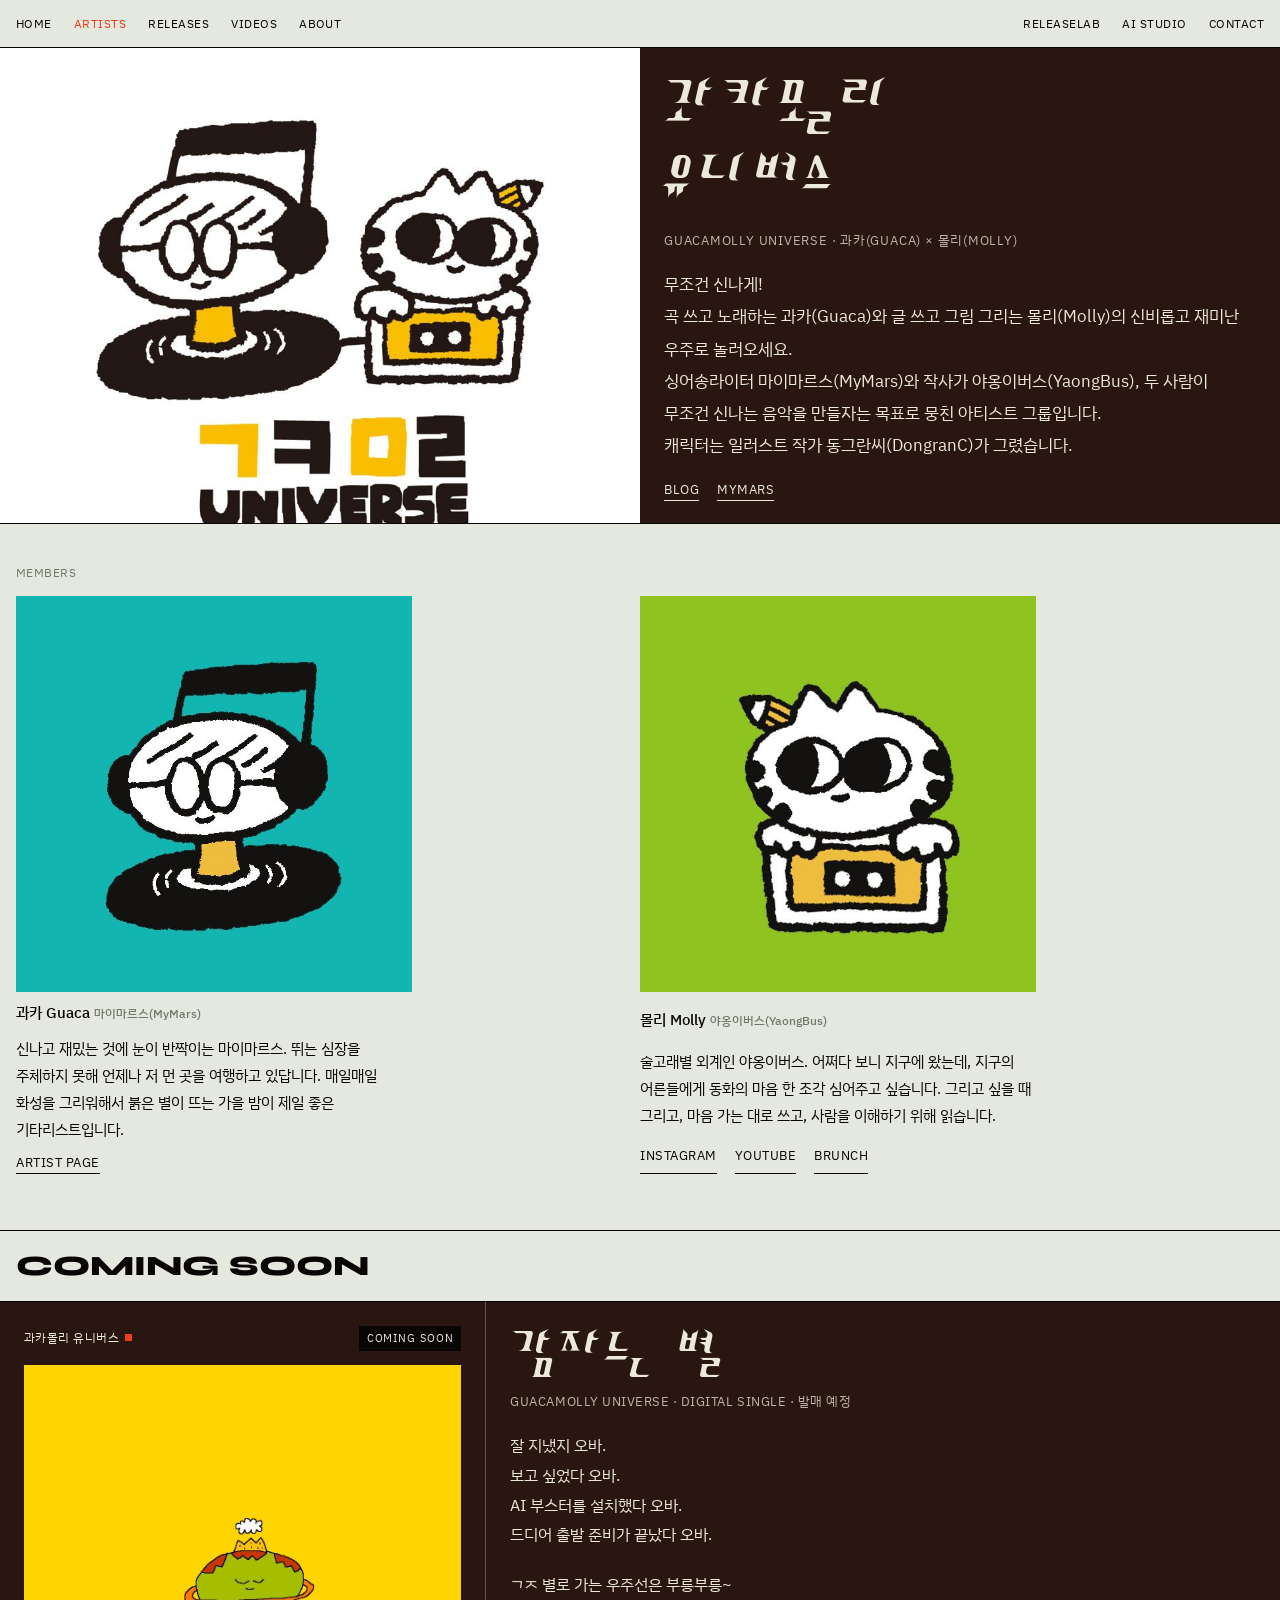
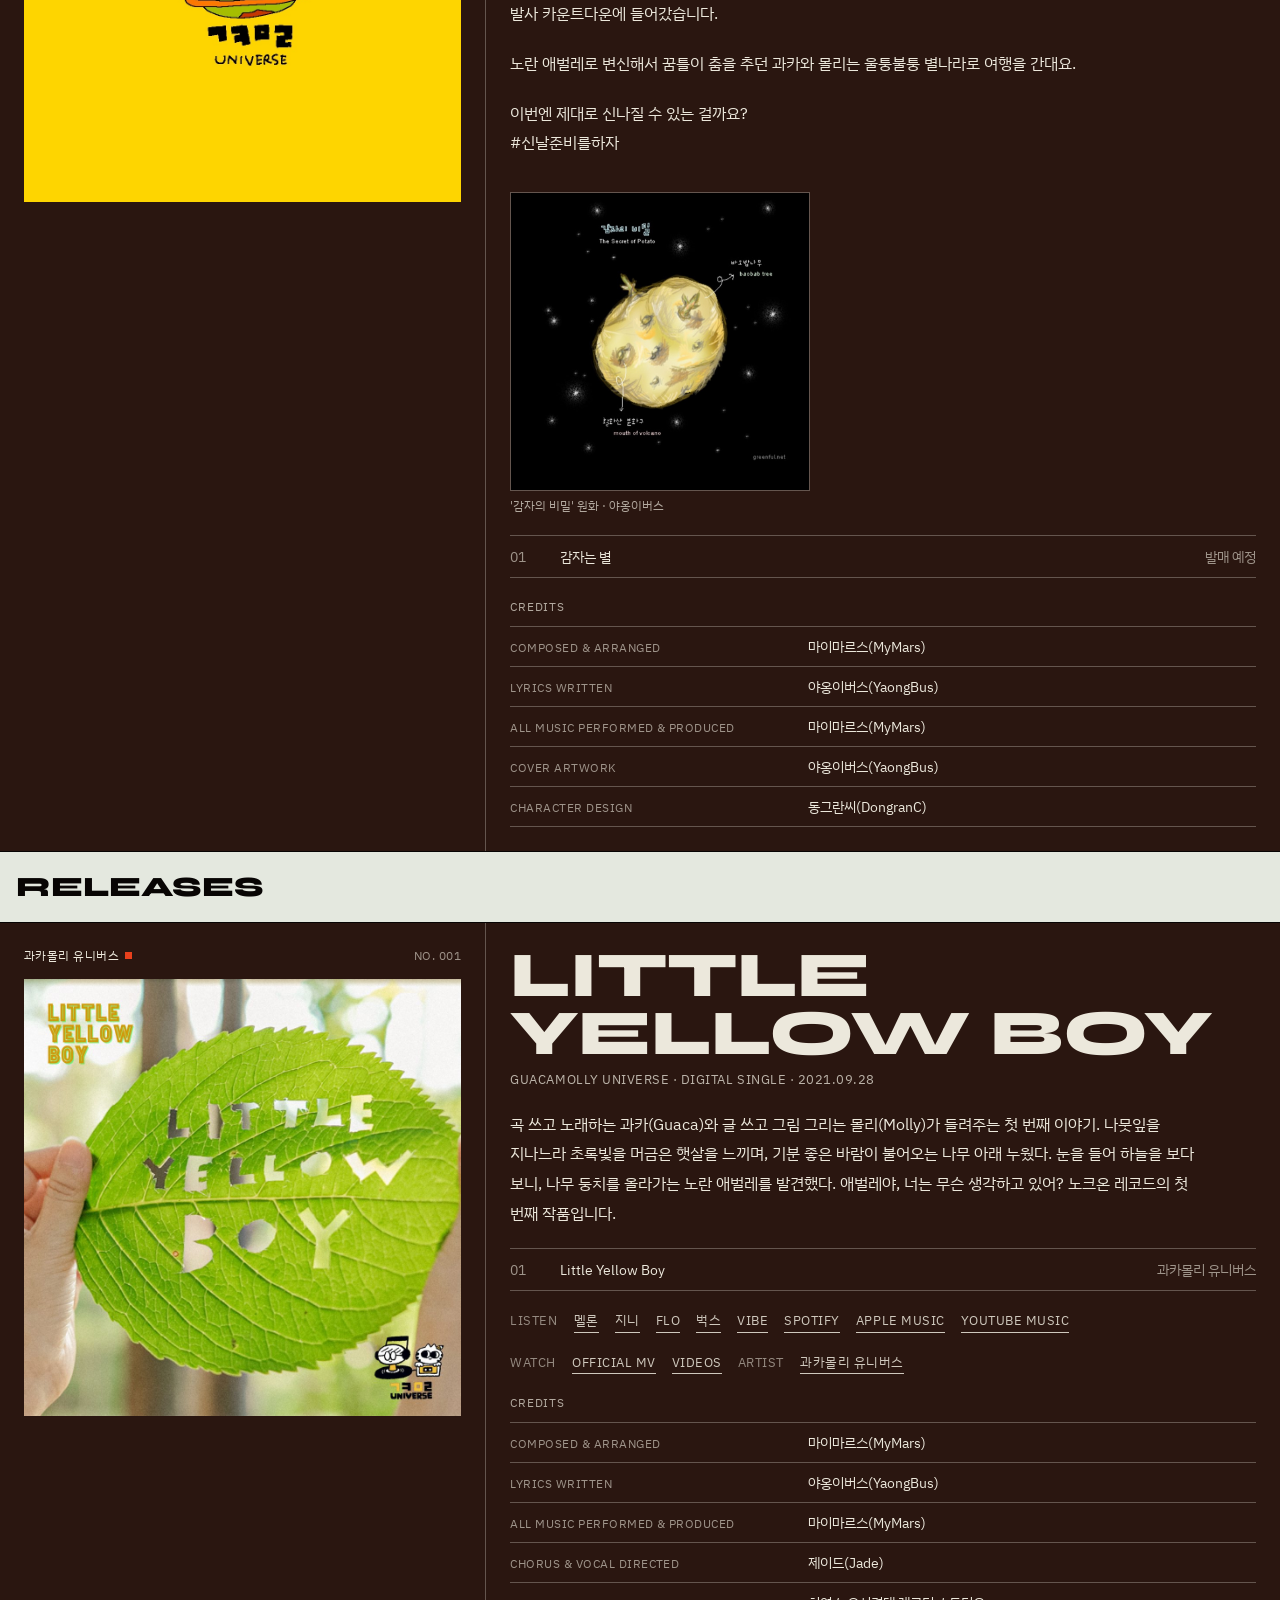
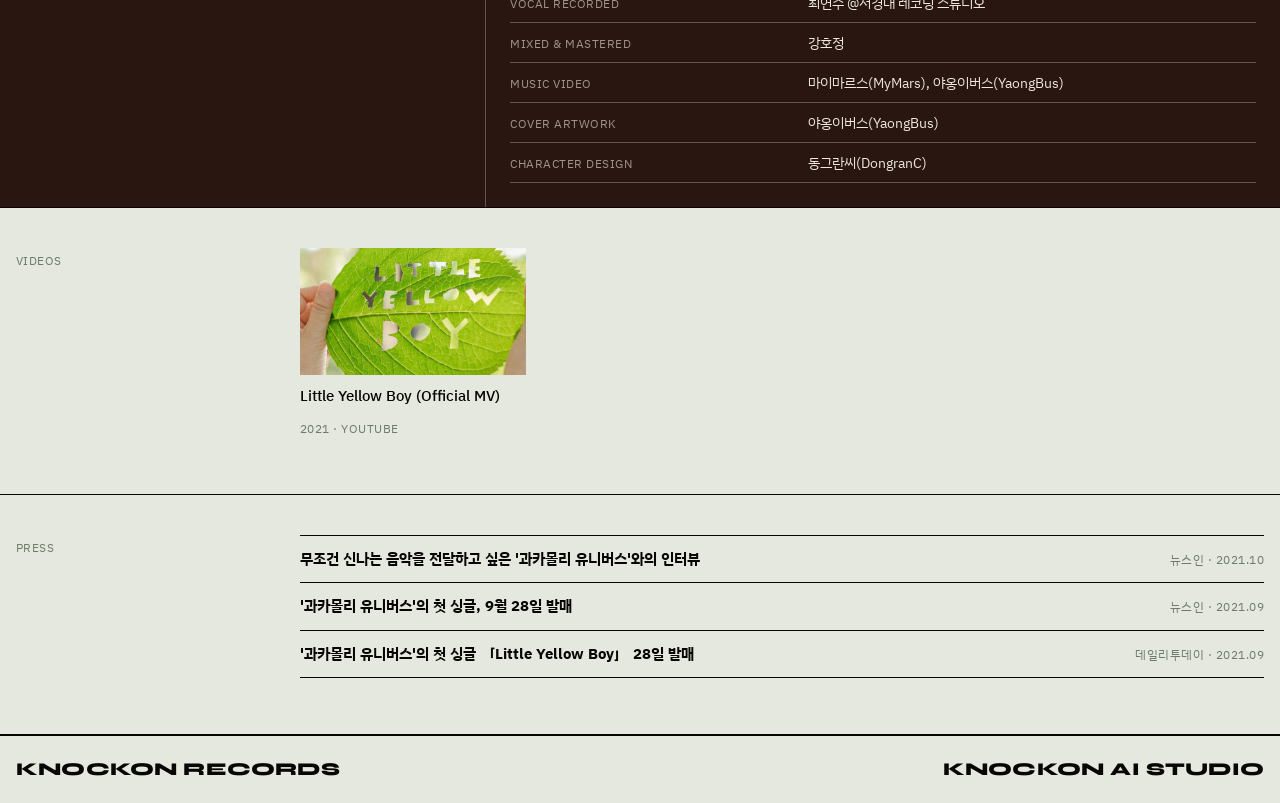
<file: artist-guacamolly.html>
<!DOCTYPE html>
<html lang="ko">
<head>
  <meta charset="utf-8">
  <meta name="viewport" content="width=device-width, initial-scale=1">
  <title>과카몰리 유니버스 | KnockOn Records</title>
  <meta name="description" content="과카몰리 유니버스(GuacaMolly Universe). 곡 쓰고 노래하는 과카와 글 쓰고 그림 그리는 몰리.">
  <meta property="og:title" content="과카몰리 유니버스 | KnockOn Records">
  <meta property="og:description" content="과카몰리 유니버스(GuacaMolly Universe). 곡 쓰고 노래하는 과카와 글 쓰고 그림 그리는 몰리.">
  <meta property="og:image" content="https://knockonrecords.com/images/little-yellow-boy.jpg">
  <link rel="canonical" href="https://knockonrecords.com/artist-guacamolly.html">
  <meta property="og:url" content="https://knockonrecords.com/artist-guacamolly.html">
  <meta property="og:type" content="website">
  <meta property="og:site_name" content="KnockOn Records">
  <meta property="og:locale" content="ko_KR">
  <meta name="twitter:card" content="summary_large_image">
  <link rel="icon" href="images/logo-128.png">
  <link rel="preconnect" href="https://fonts.googleapis.com">
  <link rel="preconnect" href="https://fonts.gstatic.com" crossorigin>
  <link rel="stylesheet" href="https://fonts.googleapis.com/css2?family=Syne:wght@800&family=IBM+Plex+Sans+KR:wght@400;500;700&display=swap">
  <link rel="stylesheet" href="style.css?v=1.22.8">
  <script type="application/ld+json">
  {"@context":"https://schema.org","@graph":[{"@type":"MusicGroup","@id":"https://knockonrecords.com/artist-guacamolly.html#artist","name":"과카몰리 유니버스","alternateName":"GuacaMolly Universe","url":"https://knockonrecords.com/artist-guacamolly.html","image":"https://knockonrecords.com/images/little-yellow-boy.jpg","description":"곡 쓰고 노래하는 과카와 글 쓰고 그림 그리는 몰리."},{"@type":"MusicAlbum","@id":"https://knockonrecords.com/releases.html#lyb","name":"Little Yellow Boy","albumReleaseType":"https://schema.org/SingleRelease","datePublished":"2021-09-28","byArtist":{"@id":"https://knockonrecords.com/artist-guacamolly.html#artist","@type":"MusicGroup","name":"과카몰리 유니버스"},"image":"https://knockonrecords.com/images/little-yellow-boy.jpg","url":"https://knockonrecords.com/releases.html#lyb","numTracks":1,"track":{"@type":"MusicRecording","name":"Little Yellow Boy","byArtist":{"@id":"https://knockonrecords.com/artist-guacamolly.html#artist","@type":"MusicGroup","name":"과카몰리 유니버스"}},"recordLabel":{"@id":"https://knockonrecords.com/#label","@type":"Organization","name":"KnockOn Records"},"sameAs":["https://www.melon.com/song/detail.htm?songId=34012589"]}]}
  </script>
</head>
<body>

<header class="top" id="top">
  <div class="menu">
    <button class="menu-btn" type="button" onclick="document.getElementById('top').classList.toggle('is-open')">Menu</button>
    <nav class="nav" aria-label="주 메뉴">
      <a href="index.html">Home</a>
      <a href="artists.html" aria-current="page">Artists</a>
      <a href="releases.html">Releases</a>
      <a href="videos.html">Videos</a>
      <a href="about.html">About</a>
      <a class="nav-r" href="releaselab.html">ReleaseLab</a>
      <a href="studio.html">AI Studio</a>
      <a href="contact.html">Contact</a>
    </nav>
  </div>
</header>

<main>

  <section class="a-hero" style="--w:#ffffff; --wf:#111; --wa:#f0a818">
    <div class="pic"><img src="images/guacamolly.jpg" alt="과카몰리 유니버스"></div>
    <div class="txt">
      <div>
        <h1>과카몰리<br>유니버스</h1>
        <p class="role">GuacaMolly Universe · 과카(Guaca) × 몰리(Molly)</p>
      </div>
      <p class="intro">무조건 신나게!<br>곡 쓰고 노래하는 과카(Guaca)와 글 쓰고 그림 그리는 몰리(Molly)의 신비롭고 재미난 우주로 놀러오세요.<br>싱어송라이터 마이마르스(MyMars)와 작사가 야옹이버스(YaongBus), 두 사람이 무조건 신나는 음악을 만들자는 목표로 뭉친 아티스트 그룹입니다.<br>캐릭터는 일러스트 작가 동그란씨(DongranC)가 그렸습니다.</p>
      <p class="links">
        <a href="https://artitube.tistory.com/category/%EB%85%B8%ED%81%AC%EC%98%A8%20%EB%A0%88%EC%BD%94%EB%93%9C/%EA%B3%BC%EC%B9%B4%EB%AA%B0%EB%A6%AC%20%EC%9C%A0%EB%8B%88%EB%B2%84%EC%8A%A4" target="_blank" rel="noopener">Blog</a>
        <a href="artist-mymars.html">MyMars</a>
      </p>
    </div>
  </section>


  <section class="sec gx">
    <div class="members">
      <p class="lab lab-muted">Members</p>
      <div class="cards">
        <div class="card">
          <div class="thumb"><img src="images/member-mymars.jpg" alt="과카 (마이마르스)"></div>
          <b>과카 Guaca <span style="display:inline; text-transform:none; letter-spacing:0; color:var(--muted)">마이마르스(MyMars)</span></b>
          <p class="body serif" style="font-size:15px; line-height:1.8">신나고 재밌는 것에 눈이 반짝이는 마이마르스. 뛰는 심장을 주체하지 못해 언제나 저 먼 곳을 여행하고 있답니다. 매일매일 화성을 그리워해서 붉은 별이 뜨는 가을 밤이 제일 좋은 기타리스트입니다.</p>
          <p class="links"><a href="artist-mymars.html">Artist page</a></p>
        </div>
        <div class="card">
          <div class="thumb"><img src="images/member-yaongbus.jpg" alt="몰리 (야옹이버스)"></div>
          <b>몰리 Molly <span style="display:inline; text-transform:none; letter-spacing:0; color:var(--muted)">야옹이버스(YaongBus)</span></b>
          <p class="body serif" style="font-size:15px; line-height:1.8">술고래별 외계인 야옹이버스. 어쩌다 보니 지구에 왔는데, 지구의 어른들에게 동화의 마음 한 조각 심어주고 싶습니다. 그리고 싶을 때 그리고, 마음 가는 대로 쓰고, 사람을 이해하기 위해 읽습니다.</p>
          <p class="links"><a href="https://www.instagram.com/greenfulday/" target="_blank" rel="noopener">Instagram</a><a href="https://www.youtube.com/@greenfulmay" target="_blank" rel="noopener">YouTube</a><a href="https://brunch.co.kr/@greenful" target="_blank" rel="noopener">Brunch</a></p>
        </div>
      </div>
    </div>
  </section>

  <div class="sec-head gx"><span>Coming soon</span></div>
  
    <article class="world" id="gamja" style="--w:#2d2a33; --wf:#f3ead9; --wa:#d9b14a; --wl:rgba(255,255,255,.22)">
      <div class="rel">
        <div class="art">
          <div class="head"><span class="lab mark">과카몰리 유니버스</span><span class="soon-tag">Coming soon</span></div>
          <img src="images/gamja-teaser.jpg" alt="과카몰리 유니버스 로고 (감자는 별 커버 공개 전)">
        </div>
        <div class="info">
          <div>
            <h2 class="title">감자는 별</h2>
            <p class="sub" style="margin-top:8px">GuacaMolly Universe · Digital Single · 발매 예정</p>
          </div>
          <p class="desc">잘 지냈지 오바.<br>보고 싶었다 오바.<br>AI 부스터를 설치했다 오바.<br>드디어 출발 준비가 끝났다 오바.</p>
          <p class="desc">ㄱㅈ 별로 가는 우주선은 부릉부릉~<br>발사 카운트다운에 들어갔습니다.</p>
          <p class="desc">노란 애벌레로 변신해서 꿈틀이 춤을 추던 과카와 몰리는 울퉁불퉁 별나라로 여행을 간대요.</p>
          <p class="desc">이번엔 제대로 신나질 수 있는 걸까요?<br>#신날준비를하자</p>
          <figure class="side-art"><img src="images/potato-secret.jpg" alt="감자의 비밀 The Secret of Potato 그림"><figcaption>'감자의 비밀' 원화 · 야옹이버스</figcaption></figure>
          <ul class="tracks">
            <li><span class="n">01</span><span>감자는 별</span><span class="d">발매 예정</span></li>
          </ul>
          <div class="credit-t">
            <p class="ck">Credits</p>
            <dl>
              <div><dt>Composed &amp; Arranged</dt><dd>마이마르스(MyMars)</dd></div>
              <div><dt>Lyrics Written</dt><dd>야옹이버스(YaongBus)</dd></div>
              <div><dt>All Music Performed &amp; Produced</dt><dd>마이마르스(MyMars)</dd></div>
              <div><dt>Cover Artwork</dt><dd>야옹이버스(YaongBus)</dd></div>
              <div><dt>Character Design</dt><dd>동그란씨(DongranC)</dd></div>
            </dl>
          </div>
        </div>
      </div>
    </article>

  <div class="sec-head gx"><span>Releases</span></div>
  
    <article class="world" id="lyb" style="--w:#8db515; --wf:#0b0b0b; --wa:#f4f4ec; --wl:rgba(0,0,0,.18)">
      <div class="rel">
        <div class="art">
          <div class="head"><span class="lab mark">과카몰리 유니버스</span><span class="lab lab-muted">No. 001</span></div>
          <img src="images/little-yellow-boy.jpg" alt="Little Yellow Boy 커버">
        </div>
        <div class="info">
          <div>
            <h2 class="title">Little Yellow Boy</h2>
            <p class="sub" style="margin-top:8px">GuacaMolly Universe · Digital Single · 2021.09.28</p>
          </div>
          <p class="desc">곡 쓰고 노래하는 과카(Guaca)와 글 쓰고 그림 그리는 몰리(Molly)가 들려주는 첫 번째 이야기. 나뭇잎을 지나느라 초록빛을 머금은 햇살을 느끼며, 기분 좋은 바람이 불어오는 나무 아래 누웠다. 눈을 들어 하늘을 보다 보니, 나무 둥치를 올라가는 노란 애벌레를 발견했다. 애벌레야, 너는 무슨 생각하고 있어? 노크온 레코드의 첫 번째 작품입니다.</p>
          <ul class="tracks">
            <li><span class="n">01</span><span>Little Yellow Boy</span><span class="d">과카몰리 유니버스</span></li>
          </ul>
          <p class="listen"><span class="k">Listen</span>
            <a href="https://www.melon.com/song/detail.htm?songId=34012589" target="_blank" rel="noopener">멜론</a>
            <a href="https://www.genie.co.kr/detail/albumInfo?axnm=82299183" target="_blank" rel="noopener">지니</a>
            <a href="https://www.music-flo.com/detail/album/edzlhdyzy/albumtrack" target="_blank" rel="noopener">FLO</a>
            <a href="https://music.bugs.co.kr/album/20422965" target="_blank" rel="noopener">벅스</a>
            <a href="https://vibe.naver.com/track/50773354" target="_blank" rel="noopener">VIBE</a>
            <a href="https://open.spotify.com/album/1bA9BcrAmOjLWDrMyqEZl3" target="_blank" rel="noopener">Spotify</a>
            <a href="https://music.apple.com/kr/album/little-yellow-boy-feat-%EC%A0%9C%EC%9D%B4%EB%93%9C-single/1708664851" target="_blank" rel="noopener">Apple Music</a>
            <a href="https://music.youtube.com/playlist?list=OLAK5uy_nt3-uHe7CPaO_JhftncJtINqOheFa0h8k" target="_blank" rel="noopener">YouTube Music</a>
          </p>
          <p class="listen"><span class="k">Watch</span><a href="https://youtu.be/xnxlw6SJ6yg" target="_blank" rel="noopener">Official MV</a><a href="videos.html#lyb-mv">Videos</a><span class="k">Artist</span><a href="artist-guacamolly.html">과카몰리 유니버스</a></p>
          <div class="credit-t">
            <p class="ck">Credits</p>
            <dl>
              <div><dt>Composed &amp; Arranged</dt><dd>마이마르스(MyMars)</dd></div>
              <div><dt>Lyrics Written</dt><dd>야옹이버스(YaongBus)</dd></div>
              <div><dt>All Music Performed &amp; Produced</dt><dd>마이마르스(MyMars)</dd></div>
              <div><dt>Chorus &amp; Vocal Directed</dt><dd>제이드(Jade)</dd></div>
              <div><dt>Vocal Recorded</dt><dd>최연수 @서경대 레코딩 스튜디오</dd></div>
              <div><dt>Mixed &amp; Mastered</dt><dd>강호정</dd></div>
              <div><dt>Music Video</dt><dd>마이마르스(MyMars), 야옹이버스(YaongBus)</dd></div>
              <div><dt>Cover Artwork</dt><dd>야옹이버스(YaongBus)</dd></div>
              <div><dt>Character Design</dt><dd>동그란씨(DongranC)</dd></div>
            </dl>
          </div>
        </div>
      </div>
    </article>


  <section class="sec gx">
    <div class="two">
      <p class="lab lab-muted">Videos</p>
      <div class="cards">
        <a class="card" href="https://youtu.be/xnxlw6SJ6yg" target="_blank" rel="noopener"><div class="thumb wide"><img src="images/hero-lyb.jpg" alt=""></div><b>Little Yellow Boy (Official MV)</b><span>2021 · YouTube</span></a>
      </div>
    </div>
  </section>

  <section class="sec gx">
    <div class="two">
      <p class="lab lab-muted">Press</p>
      <ul class="linklist">
        <li><a href="http://www.newsin.co.kr/news/articleView.html?idxno=93363" target="_blank" rel="noopener"><b>무조건 신나는 음악을 전달하고 싶은 '과카몰리 유니버스'와의 인터뷰</b><span>뉴스인 · 2021.10</span></a></li>
        <li><a href="http://www.newsin.co.kr/news/articleView.html?idxno=92996" target="_blank" rel="noopener"><b>'과카몰리 유니버스'의 첫 싱글, 9월 28일 발매</b><span>뉴스인 · 2021.09</span></a></li>
        <li><a href="http://www.dailytoday.co.kr/news/view.php?idx=55394" target="_blank" rel="noopener"><b>'과카몰리 유니버스'의 첫 싱글 「Little Yellow Boy」 28일 발매</b><span>데일리투데이 · 2021.09</span></a></li>
      </ul>
    </div>
  </section>

</main>

<footer class="foot gx">
  <a class="name" href="releases.html">KnockOn Records</a>
  <a class="name" href="studio.html">KnockOn AI Studio</a>
</footer>

</body>
</html>
</file>
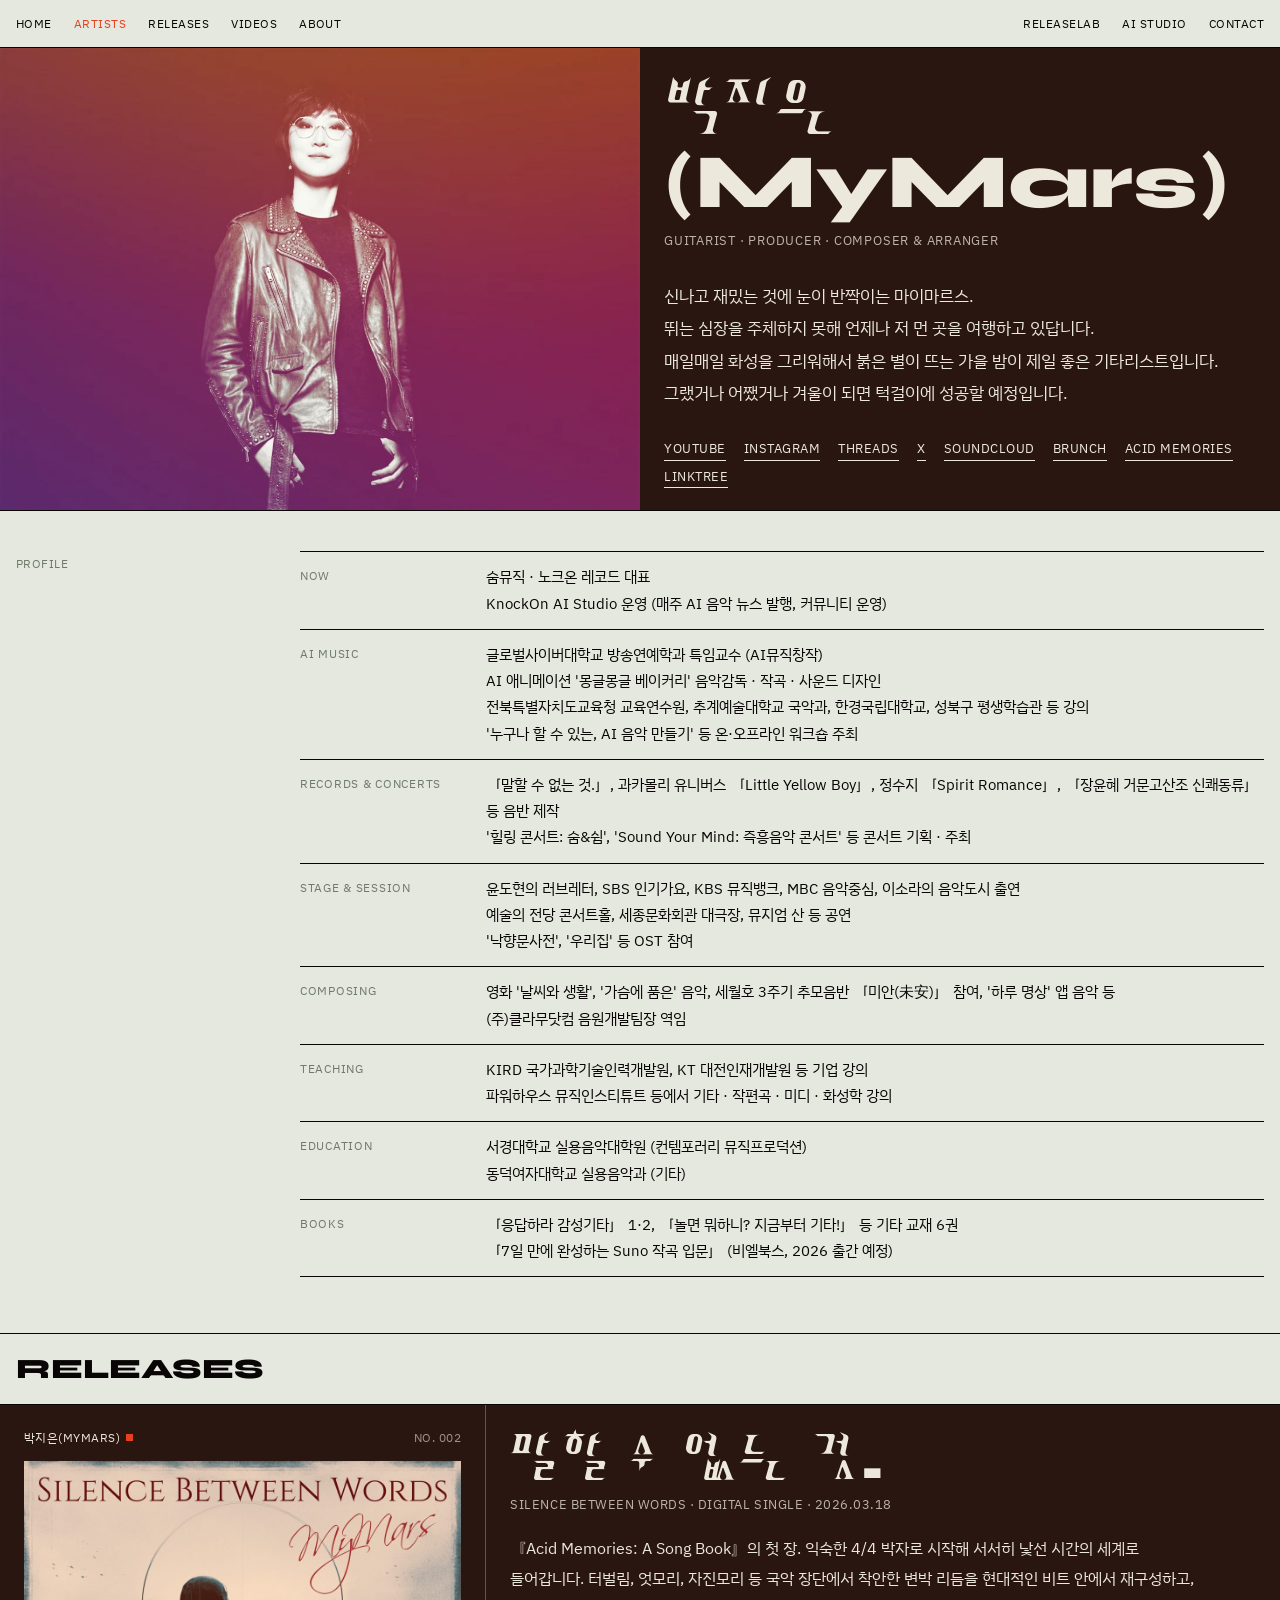
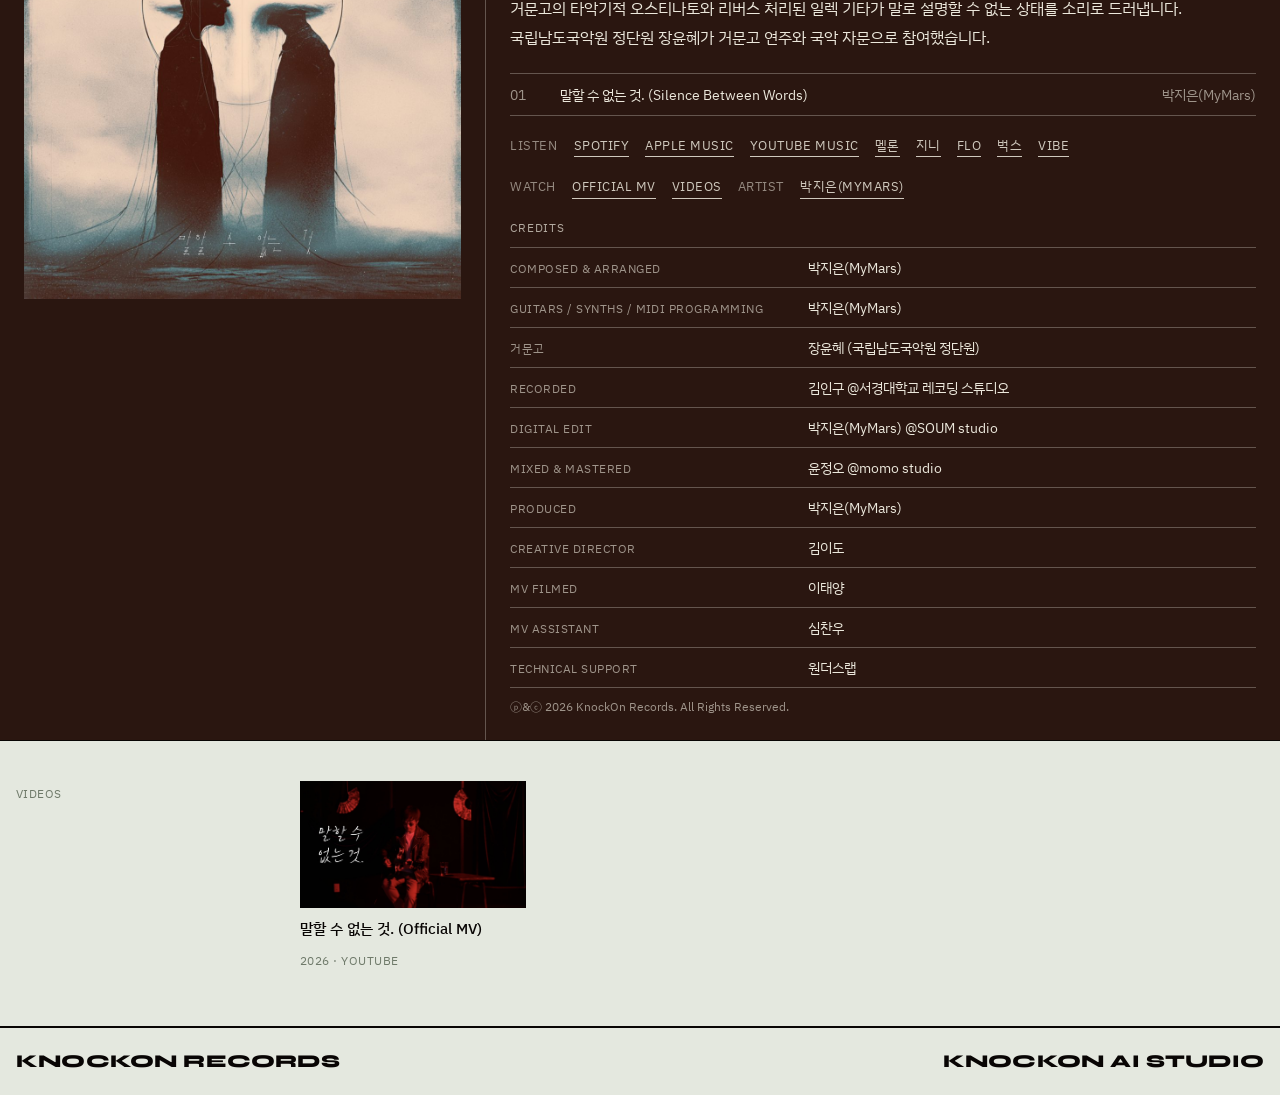
<file: artist-mymars.html>
<!DOCTYPE html>
<html lang="ko">
<head>
  <meta charset="utf-8">
  <meta name="viewport" content="width=device-width, initial-scale=1">
  <title>박지은(MyMars) | KnockOn Records</title>
  <meta name="description" content="기타리스트, 프로듀서, 작편곡가 박지은(MyMars). 노크온 레코드 대표. 싱글 '말할 수 없는 것.(Silence Between Words)' 2026.">
  <meta property="og:title" content="박지은(MyMars) | KnockOn Records">
  <meta property="og:description" content="기타리스트, 프로듀서, 작편곡가 박지은(MyMars). 노크온 레코드 대표. 싱글 '말할 수 없는 것.(Silence Between Words)' 2026.">
  <meta property="og:image" content="https://knockonrecords.com/images/hero-mymars.jpg">
  <link rel="canonical" href="https://knockonrecords.com/artist-mymars.html">
  <meta property="og:url" content="https://knockonrecords.com/artist-mymars.html">
  <meta property="og:type" content="website">
  <meta property="og:site_name" content="KnockOn Records">
  <meta property="og:locale" content="ko_KR">
  <meta name="twitter:card" content="summary_large_image">
  <link rel="icon" href="images/logo-128.png">
  <link rel="preconnect" href="https://fonts.googleapis.com">
  <link rel="preconnect" href="https://fonts.gstatic.com" crossorigin>
  <link rel="stylesheet" href="https://fonts.googleapis.com/css2?family=Syne:wght@800&family=IBM+Plex+Sans+KR:wght@400;500;700&display=swap">
  <link rel="stylesheet" href="style.css?v=1.22.8">
  <script type="application/ld+json">
  {"@context":"https://schema.org","@graph":[{"@type":"Person","@id":"https://knockonrecords.com/artist-mymars.html#artist","name":"박지은(MyMars)","alternateName":"MyMars","url":"https://knockonrecords.com/artist-mymars.html","image":"https://knockonrecords.com/images/hero-mymars.jpg","jobTitle":"기타리스트, 프로듀서, 작편곡가","sameAs":["https://instagram.com/mymars2025","https://www.threads.com/@mymars2025","https://x.com/mymars2025","https://soundcloud.com/mymars","https://brunch.co.kr/@mymars","https://linktr.ee/mymars2025"]},{"@type":"MusicAlbum","@id":"https://knockonrecords.com/releases.html#silence","name":"말할 수 없는 것.","alternateName":"Silence Between Words","albumReleaseType":"https://schema.org/SingleRelease","datePublished":"2026-03-18","byArtist":{"@id":"https://knockonrecords.com/artist-mymars.html#artist","@type":"Person","name":"박지은(MyMars)"},"image":"https://knockonrecords.com/images/silence-between-words.jpg","url":"https://knockonrecords.com/releases.html#silence","numTracks":1,"track":{"@type":"MusicRecording","name":"말할 수 없는 것. (Silence Between Words)","byArtist":{"@id":"https://knockonrecords.com/artist-mymars.html#artist","@type":"Person","name":"박지은(MyMars)"}},"recordLabel":{"@id":"https://knockonrecords.com/#label","@type":"Organization","name":"KnockOn Records"},"sameAs":["https://open.spotify.com/album/0y22RpZ1G8AhwVwwOaEjhG","https://music.apple.com/kr/album/%EB%A7%90%ED%95%A0-%EC%88%98-%EC%97%86%EB%8A%94-%EA%B2%83-single/1885490596","https://www.melon.com/album/detail.htm?albumId=12927654"]}]}
  </script>
</head>
<body>

<header class="top" id="top">
  <div class="menu">
    <button class="menu-btn" type="button" onclick="document.getElementById('top').classList.toggle('is-open')">Menu</button>
    <nav class="nav" aria-label="주 메뉴">
      <a href="index.html">Home</a>
      <a href="artists.html" aria-current="page">Artists</a>
      <a href="releases.html">Releases</a>
      <a href="videos.html">Videos</a>
      <a href="about.html">About</a>
      <a class="nav-r" href="releaselab.html">ReleaseLab</a>
      <a href="studio.html">AI Studio</a>
      <a href="contact.html">Contact</a>
    </nav>
  </div>
</header>

<main>

  <section class="a-hero" style="--w:#2a0806; --wf:#f3e4d8; --wa:#d9453f; --wl:rgba(243,228,216,.18)">
    <div class="pic"><img src="images/hero-mymars7.jpg" alt="박지은(MyMars)" style="object-position:50% 0"></div>
    <div class="txt">
      <div>
        <h1>박지은<span class="nocap">(MyMars)</span></h1>
        <p class="role">Guitarist · Producer · Composer &amp; Arranger</p>
      </div>
      <p class="intro">신나고 재밌는 것에 눈이 반짝이는 마이마르스.<br>뛰는 심장을 주체하지 못해 언제나 저 먼 곳을 여행하고 있답니다.<br>매일매일 화성을 그리워해서 붉은 별이 뜨는 가을 밤이 제일 좋은 기타리스트입니다.<br>그랬거나 어쨌거나 겨울이 되면 턱걸이에 성공할 예정입니다.</p>
      <p class="links">
        <a href="https://www.youtube.com/@mymars2025" target="_blank" rel="noopener">YouTube</a>
        <a href="https://instagram.com/mymars2025" target="_blank" rel="noopener">Instagram</a>
        <a href="https://www.threads.com/@mymars2025" target="_blank" rel="noopener">Threads</a>
        <a href="https://x.com/mymars2025" target="_blank" rel="noopener">X</a>
        <a href="https://soundcloud.com/mymars" target="_blank" rel="noopener">SoundCloud</a>
        <a href="https://brunch.co.kr/@mymars" target="_blank" rel="noopener">Brunch</a>
        <a href="https://brunch.co.kr/magazine/acidmemories" target="_blank" rel="noopener">Acid Memories</a>
        <a href="https://linktr.ee/mymars2025" target="_blank" rel="noopener">Linktree</a>
      </p>
    </div>
  </section>

  <section class="sec gx">
    <div class="two">
      <p class="lab lab-muted">Profile</p>
      <div class="bio">
        <dl>
          <div><dt>Now</dt><dd>숨뮤직 · 노크온 레코드 대표<br>KnockOn AI Studio 운영 (매주 AI 음악 뉴스 발행, 커뮤니티 운영)</dd></div>
          <div><dt>AI Music</dt><dd>글로벌사이버대학교 방송연예학과 특임교수 (AI뮤직창작)<br>AI 애니메이션 '몽글몽글 베이커리' 음악감독 · 작곡 · 사운드 디자인<br>전북특별자치도교육청 교육연수원, 추계예술대학교 국악과, 한경국립대학교, 성북구 평생학습관 등 강의<br>'누구나 할 수 있는, AI 음악 만들기' 등 온·오프라인 워크숍 주최</dd></div>
          <div><dt>Records &amp; Concerts</dt><dd>「말할 수 없는 것.」, 과카몰리 유니버스 「Little Yellow Boy」, 정수지 「Spirit Romance」, 「장윤혜 거문고산조 신쾌동류」 등 음반 제작<br>'힐링 콘서트: 숨&amp;쉼', 'Sound Your Mind: 즉흥음악 콘서트' 등 콘서트 기획 · 주최</dd></div>
          <div><dt>Stage &amp; Session</dt><dd>윤도현의 러브레터, SBS 인기가요, KBS 뮤직뱅크, MBC 음악중심, 이소라의 음악도시 출연<br>예술의 전당 콘서트홀, 세종문화회관 대극장, 뮤지엄 산 등 공연<br>'낙향문사전', '우리집' 등 OST 참여</dd></div>
          <div><dt>Composing</dt><dd>영화 '날씨와 생활', '가슴에 품은' 음악, 세월호 3주기 추모음반 「미안(未安)」 참여, '하루 명상' 앱 음악 등<br>(주)클라무닷컴 음원개발팀장 역임</dd></div>
          <div><dt>Teaching</dt><dd>KIRD 국가과학기술인력개발원, KT 대전인재개발원 등 기업 강의<br>파워하우스 뮤직인스티튜트 등에서 기타 · 작편곡 · 미디 · 화성학 강의</dd></div>
          <div><dt>Education</dt><dd>서경대학교 실용음악대학원 (컨템포러리 뮤직프로덕션)<br>동덕여자대학교 실용음악과 (기타)</dd></div>
          <div><dt>Books</dt><dd>「응답하라 감성기타」 1·2, 「놀면 뭐하니? 지금부터 기타!」 등 기타 교재 6권<br>「7일 만에 완성하는 Suno 작곡 입문」 (비엘북스, 2026 출간 예정)</dd></div>
        </dl>
      </div>
    </div>
  </section>

  <div class="sec-head gx"><span>Releases</span></div>
  
    <article class="world" id="silence" style="--w:#2a0806; --wf:#f3e4d8; --wa:#d9453f; --wl:rgba(243,228,216,.18)">
      <div class="rel">
        <div class="art">
          <div class="head"><span class="lab mark">박지은(MyMars)</span><span class="lab lab-muted">No. 002</span></div>
          <img src="images/silence-between-words.jpg" alt="말할 수 없는 것. 커버">
        </div>
        <div class="info">
          <div>
            <h2 class="title">말할 수 없는 것.</h2>
            <p class="sub" style="margin-top:8px">Silence Between Words · Digital Single · 2026.03.18</p>
          </div>
          <p class="desc">『Acid Memories: A Song Book』의 첫 장. 익숙한 4/4 박자로 시작해 서서히 낯선 시간의 세계로 들어갑니다. 터벌림, 엇모리, 자진모리 등 국악 장단에서 착안한 변박 리듬을 현대적인 비트 안에서 재구성하고, 거문고의 타악기적 오스티나토와 리버스 처리된 일렉 기타가 말로 설명할 수 없는 상태를 소리로 드러냅니다. 국립남도국악원 정단원 장윤혜가 거문고 연주와 국악 자문으로 참여했습니다.</p>
          <ul class="tracks">
            <li><span class="n">01</span><span>말할 수 없는 것. (Silence Between Words)</span><span class="d">박지은(MyMars)</span></li>
          </ul>
          <p class="listen"><span class="k">Listen</span>
            <a href="https://open.spotify.com/album/0y22RpZ1G8AhwVwwOaEjhG" target="_blank" rel="noopener">Spotify</a>
            <a href="https://music.apple.com/kr/album/%EB%A7%90%ED%95%A0-%EC%88%98-%EC%97%86%EB%8A%94-%EA%B2%83-single/1885490596" target="_blank" rel="noopener">Apple Music</a>
            <a href="https://music.youtube.com/watch?v=WSH_aYlu-lg" target="_blank" rel="noopener">YouTube Music</a>
            <a href="https://www.melon.com/album/detail.htm?albumId=12927654" target="_blank" rel="noopener">멜론</a>
            <a href="https://www.genie.co.kr/detail/albumInfo?axnm=87386001" target="_blank" rel="noopener">지니</a>
            <a href="https://www.music-flo.com/detail/album/452234088/albumtrack" target="_blank" rel="noopener">FLO</a>
            <a href="https://music.bugs.co.kr/album/20797316" target="_blank" rel="noopener">벅스</a>
            <a href="https://vibe.naver.com/track/101726893" target="_blank" rel="noopener">VIBE</a>
          </p>
          <p class="listen"><span class="k">Watch</span><a href="https://youtu.be/brgR5-PZNLY" target="_blank" rel="noopener">Official MV</a><a href="videos.html#silence-mv">Videos</a><span class="k">Artist</span><a href="artist-mymars.html">박지은(MyMars)</a></p>
          <div class="credit-t">
            <p class="ck">Credits</p>
            <dl>
              <div><dt>Composed &amp; Arranged</dt><dd>박지은(MyMars)</dd></div>
              <div><dt>Guitars / Synths / MIDI Programming</dt><dd>박지은(MyMars)</dd></div>
              <div><dt>거문고</dt><dd>장윤혜 (국립남도국악원 정단원)</dd></div>
              <div><dt>Recorded</dt><dd>김인구 @서경대학교 레코딩 스튜디오</dd></div>
              <div><dt>Digital Edit</dt><dd>박지은(MyMars) @SOUM studio</dd></div>
              <div><dt>Mixed &amp; Mastered</dt><dd>윤정오 @momo studio</dd></div>
              <div><dt>Produced</dt><dd>박지은(MyMars)</dd></div>
              <div><dt>Creative Director</dt><dd>김이도</dd></div>
              <div><dt>MV Filmed</dt><dd>이태양</dd></div>
              <div><dt>MV Assistant</dt><dd>심찬우</dd></div>
              <div><dt>Technical Support</dt><dd>원더스랩</dd></div>
            </dl>
            <p class="pc">ⓟ&amp;ⓒ 2026 KnockOn Records. All Rights Reserved.</p>
          </div>
        </div>
      </div>
    </article>


  <section class="sec gx">
    <div class="two">
      <p class="lab lab-muted">Videos</p>
      <div class="cards">
        <a class="card" href="https://youtu.be/brgR5-PZNLY" target="_blank" rel="noopener"><div class="thumb wide"><img src="images/hero-silence.jpg" alt=""></div><b>말할 수 없는 것. (Official MV)</b><span>2026 · YouTube</span></a>
      </div>
    </div>
  </section>


</main>

<footer class="foot gx">
  <a class="name" href="releases.html">KnockOn Records</a>
  <a class="name" href="studio.html">KnockOn AI Studio</a>
</footer>

</body>
</html>
</file>
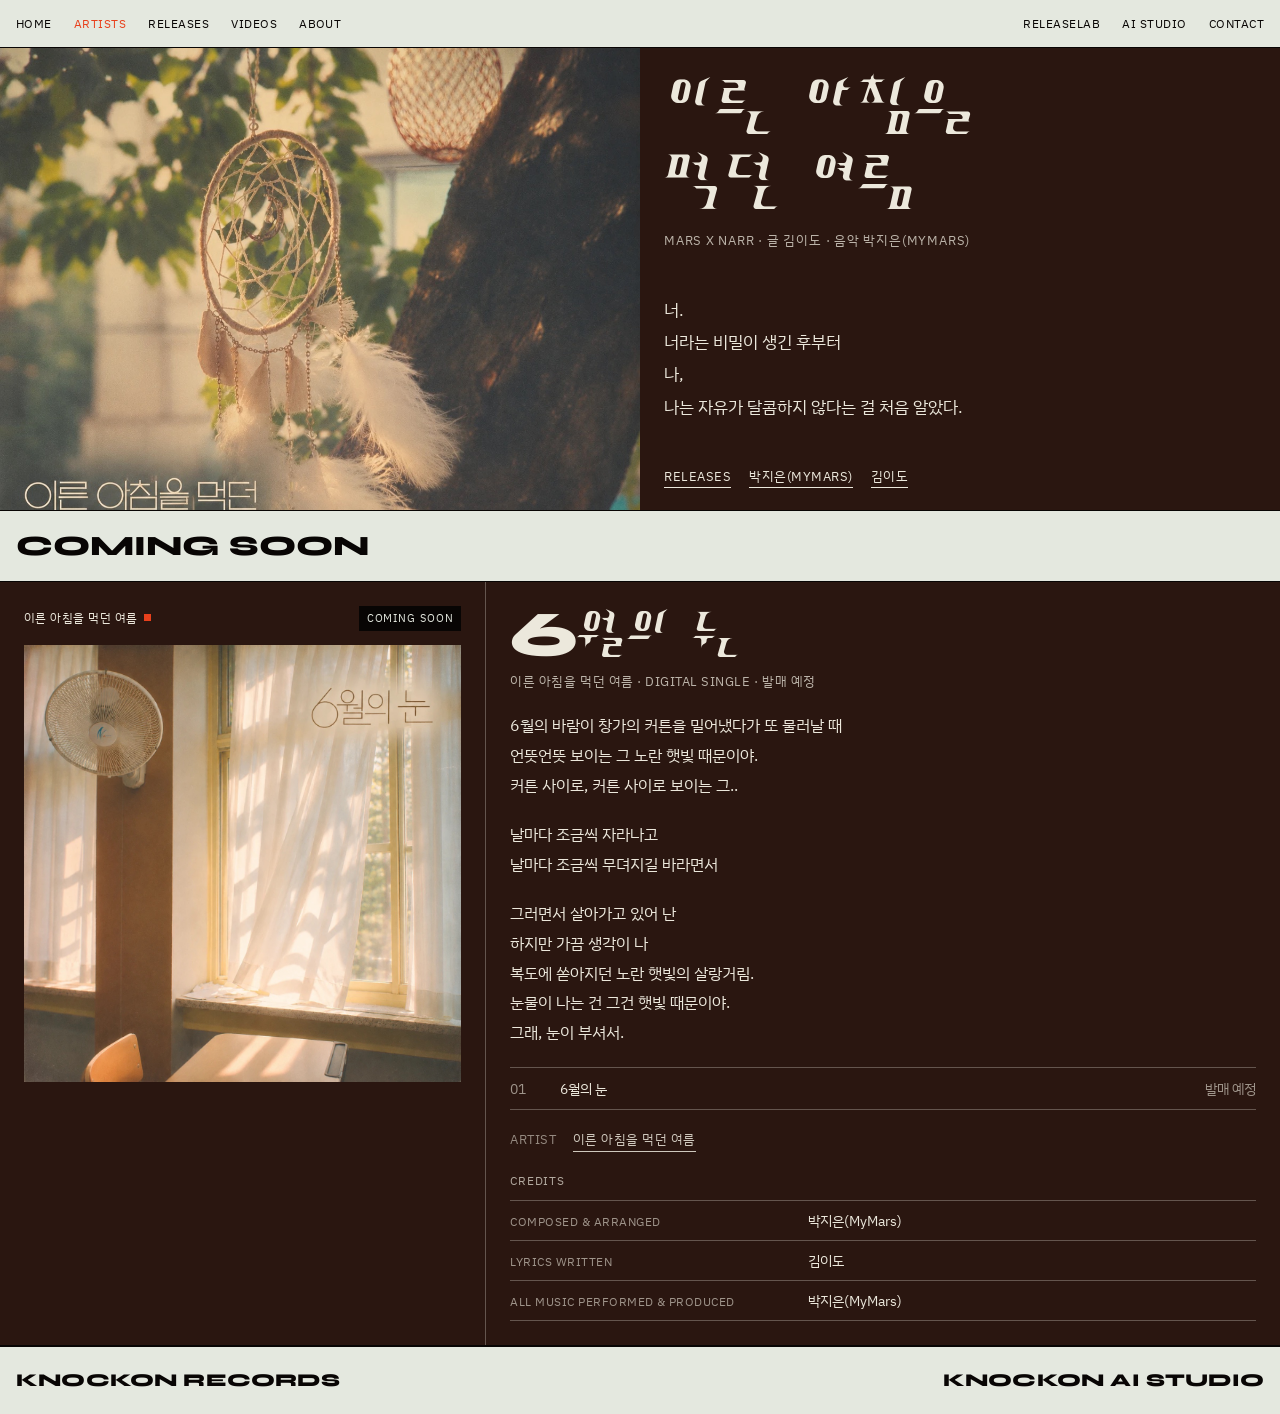
<file: artist-summer.html>
<!DOCTYPE html>
<html lang="ko">
<head>
  <meta charset="utf-8">
  <meta name="viewport" content="width=device-width, initial-scale=1">
  <title>이른 아침을 먹던 여름 | KnockOn Records</title>
  <meta name="description" content="이른 아침을 먹던 여름(Mars x Narr). 글 김이도, 음악 박지은(MyMars)의 프로젝트. 첫 싱글 '6월의 눈' 노크온 레코드 발매 예정.">
  <meta property="og:title" content="이른 아침을 먹던 여름 | KnockOn Records">
  <meta property="og:description" content="이른 아침을 먹던 여름(Mars x Narr). 글 김이도, 음악 박지은(MyMars)의 프로젝트. 첫 싱글 '6월의 눈' 노크온 레코드 발매 예정.">
  <meta property="og:image" content="https://knockonrecords.com/images/summer.jpg">
  <link rel="canonical" href="https://knockonrecords.com/artist-summer.html">
  <meta property="og:url" content="https://knockonrecords.com/artist-summer.html">
  <meta property="og:type" content="website">
  <meta property="og:site_name" content="KnockOn Records">
  <meta property="og:locale" content="ko_KR">
  <meta name="twitter:card" content="summary_large_image">
  <link rel="icon" href="images/logo-128.png">
  <link rel="preconnect" href="https://fonts.googleapis.com">
  <link rel="preconnect" href="https://fonts.gstatic.com" crossorigin>
  <link rel="stylesheet" href="https://fonts.googleapis.com/css2?family=Syne:wght@800&family=IBM+Plex+Sans+KR:wght@400;500;700&display=swap">
  <link rel="stylesheet" href="style.css?v=1.22.8">
  <script type="application/ld+json">
  {"@context":"https://schema.org","@type":"MusicGroup","@id":"https://knockonrecords.com/artist-summer.html#artist","name":"이른 아침을 먹던 여름","url":"https://knockonrecords.com/artist-summer.html","image":"https://knockonrecords.com/images/summer.jpg"}
  </script>
</head>
<body>

<header class="top" id="top">
  <div class="menu">
    <button class="menu-btn" type="button" onclick="document.getElementById('top').classList.toggle('is-open')">Menu</button>
    <nav class="nav" aria-label="주 메뉴">
      <a href="index.html">Home</a>
      <a href="artists.html" aria-current="page">Artists</a>
      <a href="releases.html">Releases</a>
      <a href="videos.html">Videos</a>
      <a href="about.html">About</a>
      <a class="nav-r" href="releaselab.html">ReleaseLab</a>
      <a href="studio.html">AI Studio</a>
      <a href="contact.html">Contact</a>
    </nav>
  </div>
</header>

<main>

  <section class="a-hero" style="--w:#3a3326; --wf:#f3ead9; --wa:#e9d9b8; --wl:rgba(243,234,217,.2)">
    <div class="pic"><img src="images/summer.jpg" alt="이른 아침을 먹던 여름"></div>
    <div class="txt">
      <div>
        <h1>이른 아침을<br>먹던 여름</h1>
        <p class="role">Mars x Narr · 글 김이도 · 음악 박지은(MyMars)</p>
      </div>
      <p class="intro">너.<br>너라는 비밀이 생긴 후부터<br>나,<br>나는 자유가 달콤하지 않다는 걸 처음 알았다.</p>
      <p class="links"><a href="releases.html#junesnow">Releases</a><a href="artist-mymars.html">박지은(MyMars)</a><a href="https://linktr.ee/narr1052" target="_blank" rel="noopener">김이도</a></p>
    </div>
  </section>

  <div class="sec-head gx"><span>Coming soon</span></div>

    <article class="world" id="junesnow" style="--w:#3a3326; --wf:#f3ead9; --wa:#e9d9b8; --wl:rgba(255,255,255,.2)">
      <div class="rel">
        <div class="art">
          <div class="head"><span class="lab mark">이른 아침을 먹던 여름</span><span class="soon-tag">Coming soon</span></div>
          <img src="images/junesnow-cover.jpg" alt="이른 아침을 먹던 여름 6월의 눈 커버">
        </div>
        <div class="info">
          <div>
            <h2 class="title">6월의 눈</h2>
            <p class="sub" style="margin-top:8px">이른 아침을 먹던 여름 · Digital Single · 발매 예정</p>
          </div>
          <p class="desc">6월의 바람이 창가의 커튼을 밀어냈다가 또 물러날 때<br>언뜻언뜻 보이는 그 노란 햇빛 때문이야.<br>커튼 사이로, 커튼 사이로 보이는 그..</p>
          <p class="desc">날마다 조금씩 자라나고<br>날마다 조금씩 무뎌지길 바라면서</p>
          <p class="desc">그러면서 살아가고 있어 난<br>하지만 가끔 생각이 나<br>복도에 쏟아지던 노란 햇빛의 살랑거림.<br>눈물이 나는 건 그건 햇빛 때문이야.<br>그래, 눈이 부셔서.</p>
          <ul class="tracks">
            <li><span class="n">01</span><span>6월의 눈</span><span class="d">발매 예정</span></li>
          </ul>
          <p class="listen"><span class="k">Artist</span><a href="artist-summer.html">이른 아침을 먹던 여름</a></p>
          <div class="credit-t">
            <p class="ck">Credits</p>
            <dl>
              <div><dt>Composed &amp; Arranged</dt><dd>박지은(MyMars)</dd></div>
              <div><dt>Lyrics Written</dt><dd>김이도</dd></div>
              <div><dt>All Music Performed &amp; Produced</dt><dd>박지은(MyMars)</dd></div>
            </dl>
          </div>
        </div>
      </div>
    </article>

</main>

<footer class="foot gx">
  <a class="name" href="releases.html">KnockOn Records</a>
  <a class="name" href="studio.html">KnockOn AI Studio</a>
</footer>

</body>
</html>
</file>
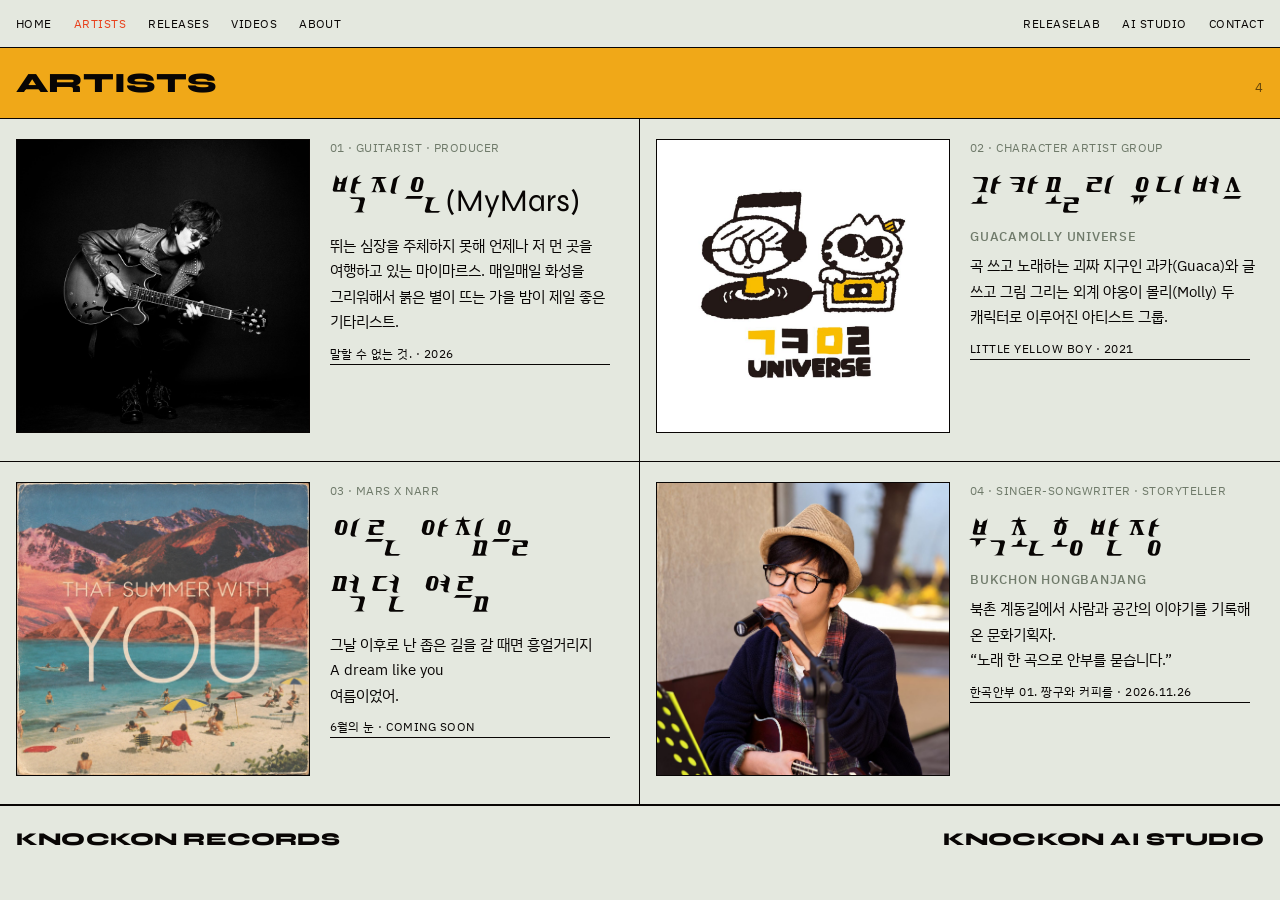
<file: artists.html>
<!DOCTYPE html>
<html lang="ko">
<head>
  <meta charset="utf-8">
  <meta name="viewport" content="width=device-width, initial-scale=1">
  <title>Artists | KnockOn Records</title>
  <meta name="description" content="노크온 레코드 아티스트: 박지은(MyMars), 과카몰리 유니버스(GuacaMolly Universe), 북촌홍반장.">
  <meta property="og:title" content="Artists | KnockOn Records">
  <meta property="og:description" content="노크온 레코드 아티스트: 박지은(MyMars), 과카몰리 유니버스(GuacaMolly Universe), 북촌홍반장.">
  <meta property="og:image" content="https://knockonrecords.com/images/og.jpg">
  <meta property="og:image:width" content="1200">
  <meta property="og:image:height" content="630">
  <link rel="canonical" href="https://knockonrecords.com/artists.html">
  <meta property="og:url" content="https://knockonrecords.com/artists.html">
  <meta property="og:type" content="website">
  <meta property="og:site_name" content="KnockOn Records">
  <meta property="og:locale" content="ko_KR">
  <meta name="twitter:card" content="summary_large_image">
  <link rel="icon" href="images/logo-128.png">
  <link rel="preconnect" href="https://fonts.googleapis.com">
  <link rel="preconnect" href="https://fonts.gstatic.com" crossorigin>
  <link rel="stylesheet" href="https://fonts.googleapis.com/css2?family=Syne:wght@800&family=IBM+Plex+Sans+KR:wght@400;500;700&display=swap">
  <link rel="stylesheet" href="style.css?v=1.22.8">
</head>
<body>

<header class="top" id="top">
  <div class="menu">
    <button class="menu-btn" type="button" onclick="document.getElementById('top').classList.toggle('is-open')">Menu</button>
    <nav class="nav" aria-label="주 메뉴">
      <a href="index.html">Home</a>
      <a href="artists.html" aria-current="page">Artists</a>
      <a href="releases.html">Releases</a>
      <a href="videos.html">Videos</a>
      <a href="about.html">About</a>
      <a class="nav-r" href="releaselab.html">ReleaseLab</a>
      <a href="studio.html">AI Studio</a>
      <a href="contact.html">Contact</a>
    </nav>
  </div>
</header>

<main>

  <div class="sec-head gx mustard"><span>Artists</span><span class="lab lab-muted">4</span></div>
  <div class="roster">
    <article>
      <a class="pic" href="artist-mymars.html"><img src="images/hero-mymars.jpg" alt="박지은(MyMars)"></a>
      <div class="txt">
        <p class="lab lab-muted">01 · Guitarist · Producer</p>
        <h2><a href="artist-mymars.html">박지은<span class="paren">(MyMars)</span></a></h2>
        <p class="body">뛰는 심장을 주체하지 못해 언제나 저 먼 곳을 여행하고 있는 마이마르스. 매일매일 화성을 그리워해서 붉은 별이 뜨는 가을 밤이 제일 좋은 기타리스트.</p>
        <p class="rel"><a href="releases.html#silence">말할 수 없는 것. · 2026</a></p>
      </div>
    </article>
    <article>
      <a class="pic" href="artist-guacamolly.html"><img src="images/guacamolly.jpg" alt="과카몰리 유니버스" width="900" height="900"></a>
      <div class="txt">
        <p class="lab lab-muted">02 · Character Artist Group</p>
        <h2><a href="artist-guacamolly.html">과카몰리 유니버스<span class="en">GuacaMolly Universe</span></a></h2>
        <p class="body">곡 쓰고 노래하는 괴짜 지구인 과카(Guaca)와 글 쓰고 그림 그리는 외계 야옹이 몰리(Molly) 두 캐릭터로 이루어진 아티스트 그룹.</p>
        <p class="rel"><a href="releases.html#lyb">Little Yellow Boy · 2021</a></p>
      </div>
    </article>
    <article>
      <a class="pic" href="artist-summer.html"><img src="images/summer-artist.jpg" alt="이른 아침을 먹던 여름" width="1200" height="1200"></a>
      <div class="txt">
        <p class="lab lab-muted">03 · Mars x Narr</p>
        <h2><a href="artist-summer.html">이른 아침을<br>먹던 여름</a></h2>
        <p class="body">그날 이후로 난 좁은 길을 갈 때면 흥얼거리지<br>A dream like you<br>여름이었어.</p>
        <p class="rel"><a href="releases.html#junesnow">6월의 눈 · Coming soon</a></p>
      </div>
    </article>
    <article>
      <a class="pic" href="artist-bukchon.html"><img src="images/hero-bukchon.jpg" alt="북촌홍반장" width="1254" height="1254"></a>
      <div class="txt">
        <p class="lab lab-muted">04 · Singer-songwriter · Storyteller</p>
        <h2><a href="artist-bukchon.html">북촌홍반장<span class="en">Bukchon Hongbanjang</span></a></h2>
        <p class="body">북촌 계동길에서 사람과 공간의 이야기를 기록해 온 문화기획자.<br>“노래 한 곡으로 안부를 묻습니다.”</p>
        <p class="rel"><a href="releases.html#hangok">한곡안부 01. 짱구와 커피를 · 2026.11.26</a></p>
      </div>
    </article>
  </div>

</main>

<footer class="foot gx">
  <a class="name" href="releases.html">KnockOn Records</a>
  <a class="name" href="studio.html">KnockOn AI Studio</a>
</footer>

</body>
</html>
</file>
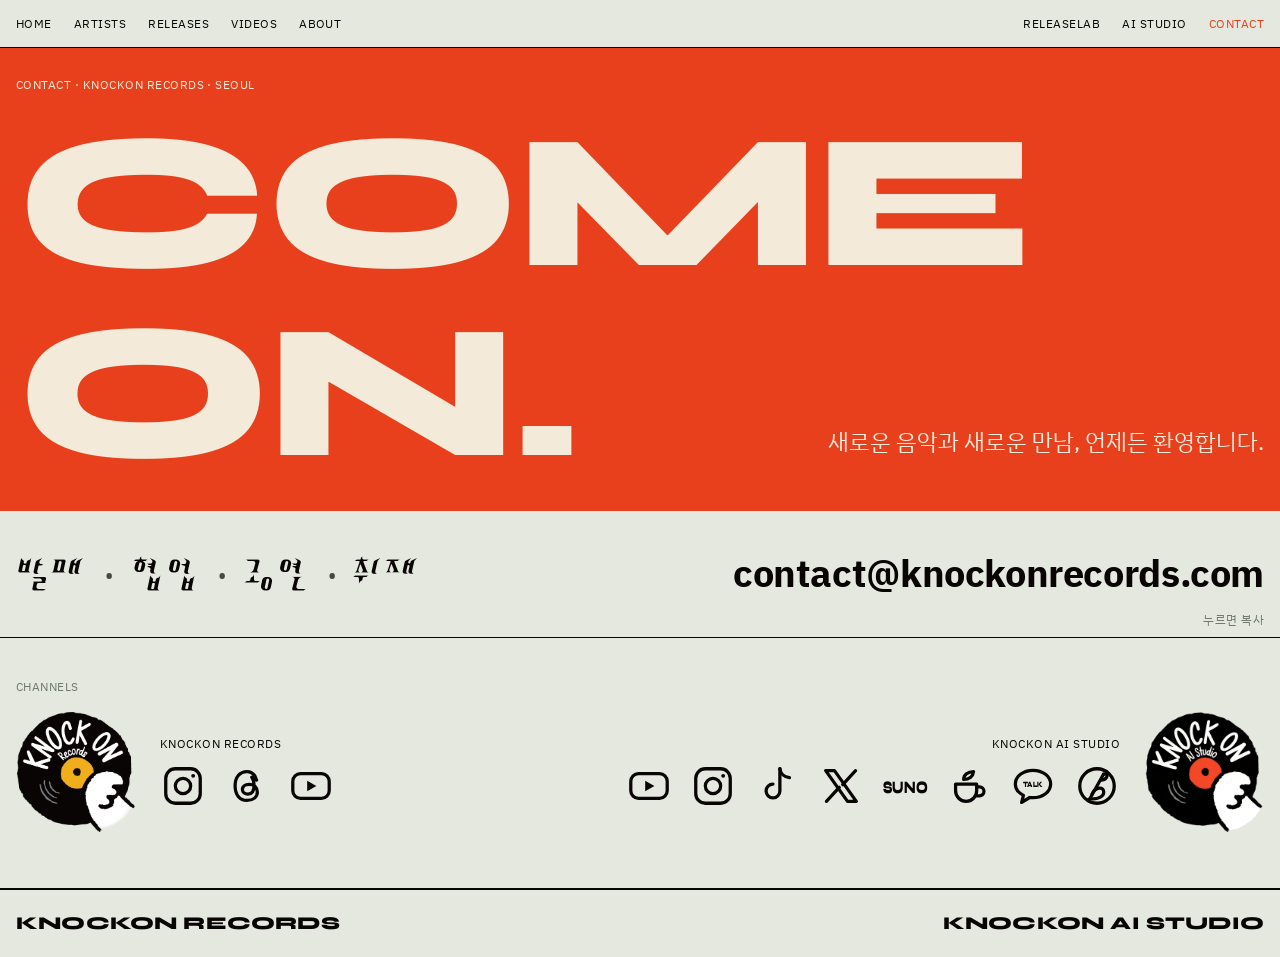
<file: contact.html>
<!DOCTYPE html>
<html lang="ko">
<head>
  <meta charset="utf-8">
  <meta name="viewport" content="width=device-width, initial-scale=1">
  <title>Contact | KnockOn Records</title>
  <meta name="description" content="노크온 레코드 연락처. 발매·협업·공연·취재 문의 contact@knockonrecords.com. 노크온 레코드와 KnockOn AI Studio의 SNS 채널.">
  <meta property="og:title" content="Contact | KnockOn Records">
  <meta property="og:description" content="노크온 레코드 연락처. 발매·협업·공연·취재 문의 contact@knockonrecords.com.">
  <meta property="og:image" content="https://knockonrecords.com/images/og.jpg">
  <meta property="og:image:width" content="1200">
  <meta property="og:image:height" content="630">
  <link rel="canonical" href="https://knockonrecords.com/contact.html">
  <meta property="og:url" content="https://knockonrecords.com/contact.html">
  <meta property="og:type" content="website">
  <meta property="og:site_name" content="KnockOn Records">
  <meta property="og:locale" content="ko_KR">
  <meta name="twitter:card" content="summary_large_image">
  <link rel="icon" href="images/logo-128.png">
  <link rel="preconnect" href="https://fonts.googleapis.com">
  <link rel="preconnect" href="https://fonts.gstatic.com" crossorigin>
  <link rel="stylesheet" href="https://fonts.googleapis.com/css2?family=Syne:wght@800&family=IBM+Plex+Sans+KR:wght@400;500;700&display=swap">
  <link rel="stylesheet" href="style.css?v=1.22.8">
</head>
<body>

<header class="top" id="top">
  <div class="menu">
    <button class="menu-btn" type="button" onclick="document.getElementById('top').classList.toggle('is-open')">Menu</button>
    <nav class="nav" aria-label="주 메뉴">
      <a href="index.html">Home</a>
      <a href="artists.html">Artists</a>
      <a href="releases.html">Releases</a>
      <a href="videos.html">Videos</a>
      <a href="about.html">About</a>
      <a class="nav-r" href="releaselab.html">ReleaseLab</a>
      <a href="studio.html">AI Studio</a>
      <a href="contact.html" aria-current="page">Contact</a>
    </nav>
  </div>
</header>

<main>

  <section class="ct-hero gx">
    <p class="lab lab-muted">Contact · KnockOn Records · Seoul</p>
    <h1 class="ct-big"><span class="l1">Come</span> <span class="l2">On.</span></h1>
    <p class="ct-lead">새로운 음악과 새로운 만남, 언제든 환영합니다.</p>
  </section>

  <section class="ct-mails one">
    <button class="mail copy" type="button" data-copy="contact@knockonrecords.com">
      <span class="ct-title">발매<i>·</i>협업<i>·</i>공연<i>·</i>취재</span>
      <b>contact@knockonrecords.com</b>
      <span class="lab hint">누르면 복사</span>
    </button>
  </section>

  <section class="sec gx">
    <div class="channels">
      <p class="lab lab-muted">Channels</p>
      <div class="ct-ch">
        <div class="ct-grp">
          <img class="ct-logo" src="images/logo.png" alt="KnockOn Records 로고" width="680" height="695">
          <div>
          <p class="lab">KnockOn Records</p>
          <p class="ct-sns"><a href="https://www.instagram.com/knockon_records/" target="_blank" rel="noopener" aria-label="KnockOn Records Instagram" title="KnockOn Records Instagram"><svg viewBox="0 0 24 24" aria-hidden="true"><rect x="3" y="3" width="18" height="18" rx="5"/><circle cx="12" cy="12" r="4"/><circle cx="17.3" cy="6.7" r="1" class="dot"/></svg></a><a href="https://www.threads.com/@knockon_records" target="_blank" rel="noopener" aria-label="KnockOn Records Threads" title="KnockOn Records Threads"><svg viewBox="0 0 24 24" aria-hidden="true"><path d="M17 8.9c-.8-2.9-2.5-4.4-5-4.4-3.9 0-6.2 3-6.2 7.5s2.3 7.5 6.2 7.5c3.3 0 5.4-1.8 5.4-4.4 0-2.3-1.7-3.9-4.3-3.9-2.1 0-3.5 1.1-3.5 2.6s1.2 2.4 2.9 2.4c2.1 0 3.2-1.5 3.2-4.4 0-1.9-.4-3.4-1.2-4.4"/></svg></a><a href="https://www.youtube.com/@mymars2025" target="_blank" rel="noopener" aria-label="KnockOn Records YouTube" title="KnockOn Records YouTube"><svg viewBox="0 0 24 24" aria-hidden="true"><rect x="2.5" y="5.5" width="19" height="13" rx="4"/><path d="M10 9.2v5.6l4.8-2.8z" class="dot"/></svg></a></p>
          </div>
        </div>
        <div class="ct-grp">
          <img class="ct-logo" src="images/logo-studio.png" alt="KnockOn AI Studio 로고" width="632" height="632">
          <div>
          <p class="lab">KnockOn AI Studio</p>
          <p class="ct-sns"><a href="https://www.youtube.com/@knockon_studio" target="_blank" rel="noopener" aria-label="KnockOn AI Studio YouTube" title="KnockOn AI Studio YouTube"><svg viewBox="0 0 24 24" aria-hidden="true"><rect x="2.5" y="5.5" width="19" height="13" rx="4"/><path d="M10 9.2v5.6l4.8-2.8z" class="dot"/></svg></a><a href="https://www.instagram.com/knockon_studio" target="_blank" rel="noopener" aria-label="KnockOn AI Studio Instagram" title="KnockOn AI Studio Instagram"><svg viewBox="0 0 24 24" aria-hidden="true"><rect x="3" y="3" width="18" height="18" rx="5"/><circle cx="12" cy="12" r="4"/><circle cx="17.3" cy="6.7" r="1" class="dot"/></svg></a><a href="https://tiktok.com/@knockon_studio" target="_blank" rel="noopener" aria-label="KnockOn AI Studio TikTok" title="KnockOn AI Studio TikTok"><svg viewBox="0 0 24 24" aria-hidden="true"><path d="M13.5 3v11.6a3.6 3.6 0 1 1-3.6-3.6"/><path d="M13.5 3c.4 2.6 2.3 4.4 5 4.6"/></svg></a><a href="https://x.com/knockon_studio" target="_blank" rel="noopener" aria-label="KnockOn AI Studio X" title="KnockOn AI Studio X"><svg viewBox="0 0 24 24" aria-hidden="true"><path d="M4 4h4.6L20 20h-4.6z"/><path d="M19.6 4l-6.7 7.3M4.4 20l6.7-7.3"/></svg></a><a href="https://suno.com/@knockon_studio" target="_blank" rel="noopener" aria-label="Suno @knockon_studio" title="Suno @knockon_studio"><svg viewBox="0 0 24 24" aria-hidden="true"><text x="12" y="15.4" text-anchor="middle" font-family="Syne, sans-serif" font-weight="800" font-size="9.2" fill="currentColor" stroke="none" textLength="23" lengthAdjust="spacingAndGlyphs">SUNO</text></svg></a><a href="https://cafe.naver.com/knockonstudio" target="_blank" rel="noopener" aria-label="노크온 AI Studio 네이버 카페" title="노크온 AI Studio 네이버 카페"><svg viewBox="0 0 24 24" aria-hidden="true"><path d="M5 11h11v3.5A5.5 5.5 0 0 1 10.5 20 5.5 5.5 0 0 1 5 14.5z"/><path d="M16 12.5h1.5a2.3 2.3 0 0 1 0 4.6H16"/><path d="M9.2 8.6c0-2.4 2.2-4.1 5.2-4.1-.3 2.6-2.4 4.1-5.2 4.1z"/></svg></a><a href="https://open.kakao.com/o/glDlkcsh" target="_blank" rel="noopener" aria-label="카카오톡 오픈채팅" title="카카오톡 오픈채팅"><svg viewBox="0 0 24 24" aria-hidden="true"><path d="M12 3.8c-5.1 0-9.2 3.2-9.2 7.1 0 2.5 1.7 4.7 4.2 6l-.9 3.7 4.2-2.6c.6.1 1.1.1 1.7.1 5.1 0 9.2-3.2 9.2-7.2S17.1 3.8 12 3.8z"/><text x="12" y="12.5" text-anchor="middle" font-family="Syne, sans-serif" font-weight="800" font-size="4.3" fill="currentColor" stroke="none" textLength="10.4" lengthAdjust="spacingAndGlyphs">TALK</text></svg></a><a href="https://brunch.co.kr/magazine/aimusic" target="_blank" rel="noopener" aria-label="KnockOn AI Studio 브런치 매거진" title="KnockOn AI Studio 브런치 매거진"><svg viewBox="0 0 24 24" aria-hidden="true"><circle cx="12" cy="12" r="9"/><path d="M8.2 18.8 15.4 5.9"/><path d="M15.4 5.9c1.5-.6 2.3.5 1.5 1.7-.6.9-1.7 1.3-2.9 1.3"/><path d="M9.3 16.5c1.5-3.8 6-4.6 6.2-1.6.2 2.6-3.3 4.3-6.9 3.7"/><path d="M7.3 19.3l1.3-.7"/></svg></a></p>
          </div>
        </div>
      </div>
    </div>
  </section>


  <div class="toast" id="toast" role="status" aria-live="polite">복사했습니다</div>

</main>

<footer class="foot gx">
  <a class="name" href="releases.html">KnockOn Records</a>
  <a class="name" href="studio.html">KnockOn AI Studio</a>
</footer>

<script src="copy.js?v=1.22.8" defer></script>
</body>
</html>
</file>
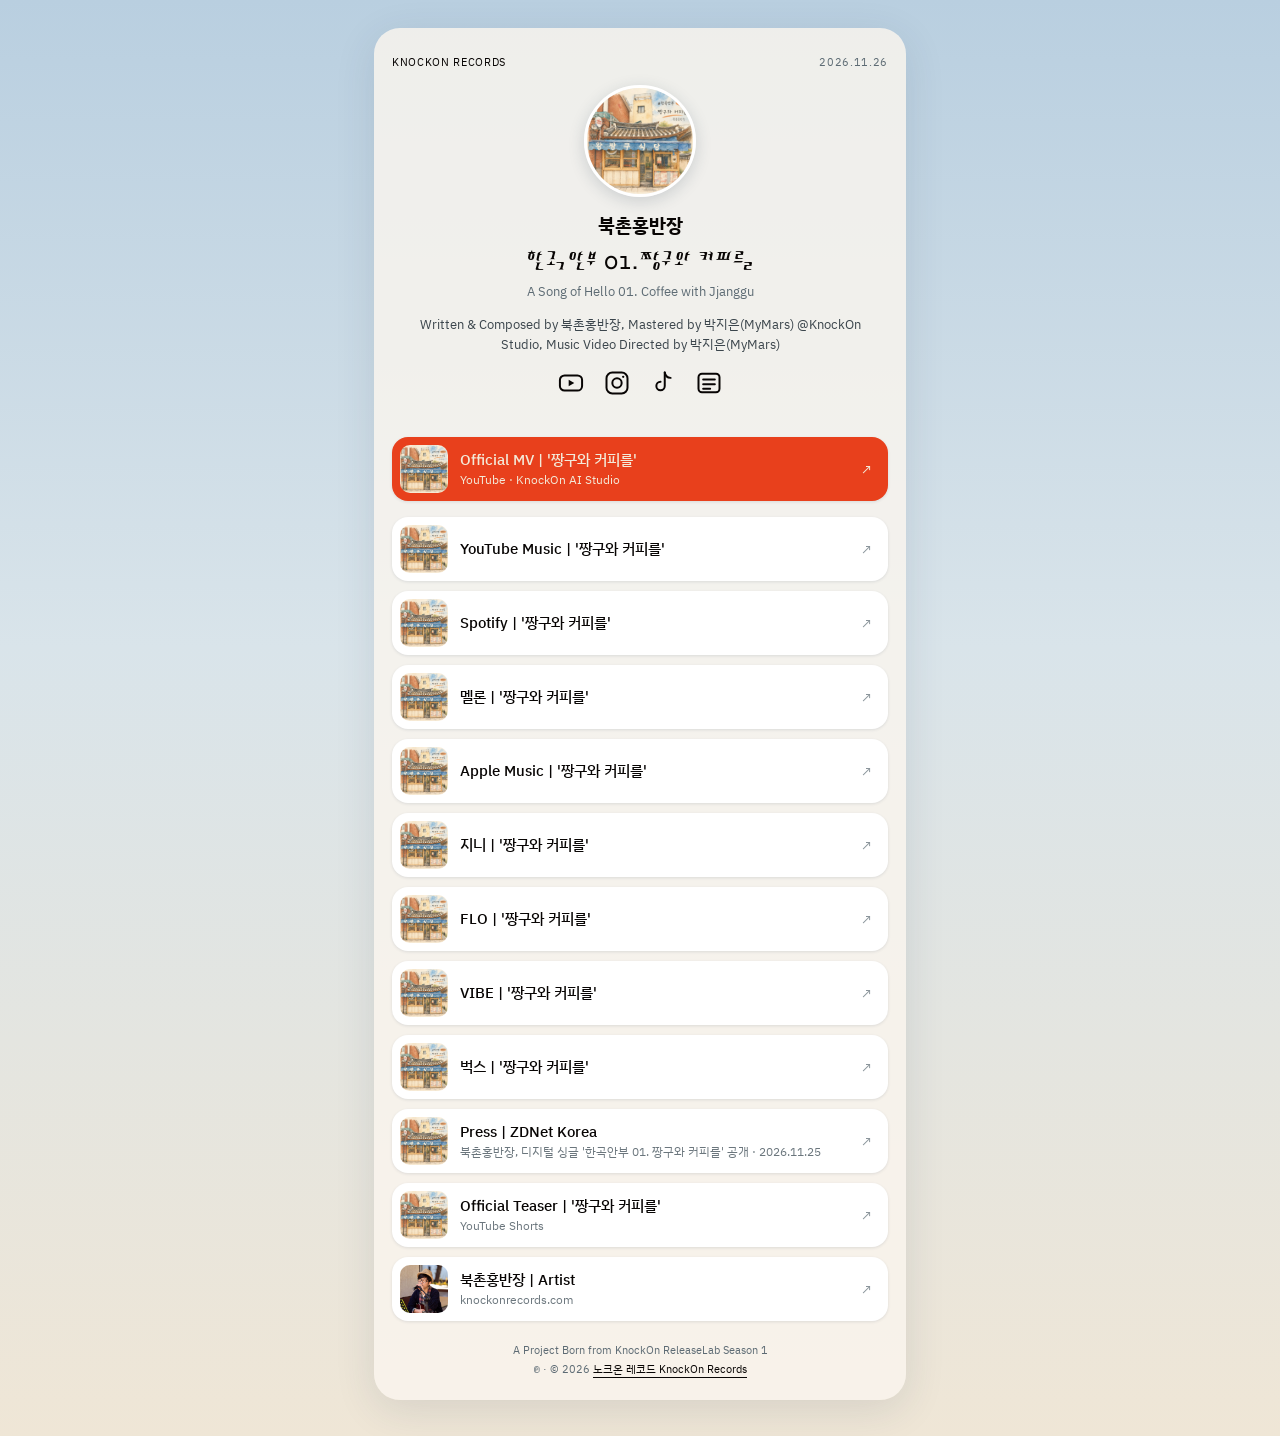
<file: jjanggu.html>
<!DOCTYPE html>
<html lang="ko">
<head>
  <meta charset="utf-8">
  <meta name="viewport" content="width=device-width, initial-scale=1">
  <title>북촌홍반장 · 한곡안부 01. 짱구와 커피를 | KnockOn Records</title>
  <meta name="description" content="북촌홍반장 디지털 싱글 「한곡안부 01. 짱구와 커피를」(A Song of Hello 01. Coffee with Jjanggu), 2026.11.26 발매. 멜론·지니·FLO·벅스·VIBE·Apple Music·YouTube Music에서 듣기, 공식 뮤직비디오.">
  <meta property="og:title" content="북촌홍반장 · 한곡안부 01. 짱구와 커피를">
  <meta property="og:description" content="A Song of Hello 01. Coffee with Jjanggu · Digital Single · 2026.11.26 · 지금 듣기">
  <meta property="og:image" content="https://knockonrecords.com/images/hangok-ep01.jpg">
  <link rel="canonical" href="https://knockonrecords.com/jjanggu.html">
  <meta property="og:url" content="https://knockonrecords.com/jjanggu.html">
  <meta property="og:type" content="music.album">
  <meta property="og:site_name" content="KnockOn Records">
  <meta property="og:locale" content="ko_KR">
  <meta name="twitter:card" content="summary_large_image">
  <link rel="icon" href="images/logo-128.png">
  <link rel="preconnect" href="https://fonts.googleapis.com">
  <link rel="preconnect" href="https://fonts.gstatic.com" crossorigin>
  <link rel="stylesheet" href="https://fonts.googleapis.com/css2?family=Syne:wght@800&family=IBM+Plex+Sans+KR:wght@400;500;700&display=swap">
  <link rel="stylesheet" href="style.css?v=1.22.8">
  <script type="application/ld+json">
  {"@context":"https://schema.org","@type":"MusicAlbum","@id":"https://knockonrecords.com/releases.html#hangok","name":"한곡안부 01. 짱구와 커피를","alternateName":"A Song of Hello 01. Coffee with Jjanggu","albumReleaseType":"https://schema.org/SingleRelease","datePublished":"2026-11-26","url":"https://knockonrecords.com/jjanggu.html","image":"https://knockonrecords.com/images/hangok-ep01.jpg","byArtist":{"@id":"https://knockonrecords.com/artist-bukchon.html#artist","@type":"Person","name":"북촌홍반장"},"recordLabel":{"@type":"Organization","name":"노크온 레코드","url":"https://knockonrecords.com/"},"sameAs":["https://www.melon.com/album/detail.htm?albumId=15205212","https://open.spotify.com/album/2XzG0rGlqlQdkKdx05qZwK","https://music.apple.com/kr/album/a-song-of-hello-01-coffee-with-jjanggu-single/6839118998","https://music.youtube.com/playlist?list=OLAK5uy_nRRCOczrGaAwC4IaR5xMZ08QT7KhS1mTc","https://youtu.be/gJ2YL6I1ieM"]}
  </script>
  <style>
    
    body { background: linear-gradient(180deg, #b9cfe0 0%, #d9e4ea 45%, #efe6d6 100%); min-height: 100vh; }
    .lt { max-width: 560px; margin: 0 auto; padding: 28px 14px 36px; }
    .lt-card { background: rgba(250,246,238,.82); border-radius: 26px; padding: 26px 18px 22px; box-shadow: 0 10px 40px rgba(40,60,80,.12); }
    .lt-top { display: flex; justify-content: space-between; align-items: center; font-size: 11px; text-transform: uppercase; letter-spacing: .06em; color: #5d6b74; margin-bottom: 14px; }
    .lt-top a { color: var(--fg); }
    .lt-av { width: 112px; height: 112px; border-radius: 50%; overflow: hidden; margin: 0 auto; border: 3px solid #fff; box-shadow: 0 4px 16px rgba(40,60,80,.18); }
    .lt-av img { width: 100%; height: 100%; object-fit: cover; }
    .lt-name { text-align: center; margin: 14px 0 4px; font-weight: 700; font-size: 19px; }
    .lt-title { text-align: center; font-family: var(--f-display); font-weight: 400; font-size: 26px; line-height: 1.2; margin: 6px 0 6px; font-synthesis: none; }
    .lt-en { text-align: center; font-size: 13px; color: #5d6b74; margin: 0; }
    .lt-cr { text-align: center; font-size: 12.5px; line-height: 1.65; color: #3b454c; margin: 12px 6px 4px; }
    .lt-sns { display: flex; justify-content: center; gap: 18px; margin: 14px 0 6px; }
    .lt-sns a { width: 28px; height: 28px; color: var(--fg); }
    .lt-sns svg { width: 100%; height: 100%; fill: none; stroke: currentColor; stroke-width: 1.7; stroke-linecap: round; stroke-linejoin: round; }
    .lt-sns svg .dot { fill: currentColor; stroke: none; }
    .lt-list { list-style: none; margin: 18px 0 0; padding: 0; display: grid; gap: 10px; }
    .lt-list a { position: relative; display: flex; align-items: center; gap: 12px; min-height: 64px; padding: 8px 44px 8px 8px; border-radius: 16px; background: #fff; color: var(--fg); box-shadow: 0 1px 3px rgba(40,60,80,.12); transition: transform .12s, box-shadow .12s; }
    .lt-list a:hover { transform: translateY(-1px); box-shadow: 0 6px 16px rgba(40,60,80,.16); }
    .lt-list img { width: 48px; height: 48px; border-radius: 10px; object-fit: cover; flex: none; }
    .lt-list b { display: block; font-weight: 500; font-size: 14.5px; line-height: 1.35; }
    .lt-list small { display: block; font-size: 11.5px; color: #6b767d; margin-top: 2px; }
    .lt-list a::after { content: "↗"; position: absolute; right: 16px; top: 50%; transform: translateY(-50%); color: #8a949a; }
    .lt-list a.mv { background: var(--band); color: var(--band-fg); }
    .lt-list a.mv small, .lt-list a.mv::after { color: var(--band-fg); }
    .lt-foot { text-align: center; font-size: 11px; color: #5d6b74; margin-top: 20px; line-height: 1.7; }
    .lt-foot a { color: var(--fg); border-bottom: 1px solid currentColor; }
  </style>
</head>
<body>
<main class="lt">
  <div class="lt-card">
    <div class="lt-top"><a href="index.html">KnockOn Records</a><span>2026.11.26</span></div>
    <div class="lt-av"><img src="images/hangok-ep01.jpg" alt="북촌홍반장 「한곡안부 01. 짱구와 커피를」 커버" width="224" height="224"></div>
    <p class="lt-name">북촌홍반장</p>
    <h1 class="lt-title">한곡안부 01. 짱구와 커피를</h1>
    <p class="lt-en">A Song of Hello 01. Coffee with Jjanggu</p>
    <p class="lt-cr">Written &amp; Composed by 북촌홍반장, Mastered by 박지은(MyMars) @KnockOn Studio, Music Video Directed by 박지은(MyMars)</p>
    <div class="lt-sns">
      <a href="https://www.youtube.com/@bukchon" target="_blank" rel="noopener" aria-label="북촌홍반장 YouTube" title="YouTube"><svg viewBox="0 0 24 24" aria-hidden="true"><rect x="2.5" y="5.5" width="19" height="13" rx="4"/><path d="M10 9.2v5.6l4.8-2.8z" class="dot"/></svg></a>
      <a href="https://www.instagram.com/bukchontak9/" target="_blank" rel="noopener" aria-label="북촌홍반장 Instagram" title="Instagram"><svg viewBox="0 0 24 24" aria-hidden="true"><rect x="3" y="3" width="18" height="18" rx="5"/><circle cx="12" cy="12" r="4"/><circle cx="17.3" cy="6.7" r="1" class="dot"/></svg></a>
      <a href="https://www.tiktok.com/@bukchontak9" target="_blank" rel="noopener" aria-label="북촌홍반장 TikTok" title="TikTok"><svg viewBox="0 0 24 24" aria-hidden="true"><path d="M13.5 3v11.6a3.6 3.6 0 1 1-3.6-3.6"/><path d="M13.5 3c.4 2.6 2.3 4.4 5 4.6"/></svg></a>
      <a href="https://blog.naver.com/bukchontak9" target="_blank" rel="noopener" aria-label="북촌홍반장 블로그" title="Blog"><svg viewBox="0 0 24 24" aria-hidden="true"><rect x="3" y="4" width="18" height="16" rx="3"/><path d="M7 9h10M7 13h10M7 17h6"/></svg></a>
    </div>
    <ul class="lt-list">
      <li><a class="mv" href="https://youtu.be/gJ2YL6I1ieM" target="_blank" rel="noopener"><img src="images/hangok-ep01.jpg" alt="" width="48" height="48"><span><b>Official MV | '짱구와 커피를'</b><small>YouTube · KnockOn AI Studio</small></span></a></li>
      <li><a href="https://music.youtube.com/playlist?list=OLAK5uy_nRRCOczrGaAwC4IaR5xMZ08QT7KhS1mTc" target="_blank" rel="noopener"><img src="images/hangok-ep01.jpg" alt="" width="48" height="48"><span><b>YouTube Music | '짱구와 커피를'</b></span></a></li>
      <li><a href="https://open.spotify.com/album/2XzG0rGlqlQdkKdx05qZwK" target="_blank" rel="noopener"><img src="images/hangok-ep01.jpg" alt="" width="48" height="48"><span><b>Spotify | '짱구와 커피를'</b></span></a></li>
      <li><a href="https://www.melon.com/album/detail.htm?albumId=15205212" target="_blank" rel="noopener"><img src="images/hangok-ep01.jpg" alt="" width="48" height="48"><span><b>멜론 | '짱구와 커피를'</b></span></a></li>
      <li><a href="https://music.apple.com/kr/album/a-song-of-hello-01-coffee-with-jjanggu-single/6839118998" target="_blank" rel="noopener"><img src="images/hangok-ep01.jpg" alt="" width="48" height="48"><span><b>Apple Music | '짱구와 커피를'</b></span></a></li>
      <li><a href="https://www.genie.co.kr/detail/albumInfo?axnm=88507585" target="_blank" rel="noopener"><img src="images/hangok-ep01.jpg" alt="" width="48" height="48"><span><b>지니 | '짱구와 커피를'</b></span></a></li>
      <li><a href="https://www.music-flo.com/detail/album/467986217/albumtrack" target="_blank" rel="noopener"><img src="images/hangok-ep01.jpg" alt="" width="48" height="48"><span><b>FLO | '짱구와 커피를'</b></span></a></li>
      <li><a href="https://vibe.naver.com/album/39347038" target="_blank" rel="noopener"><img src="images/hangok-ep01.jpg" alt="" width="48" height="48"><span><b>VIBE | '짱구와 커피를'</b></span></a></li>
      <li><a href="https://music.bugs.co.kr/album/20858675" target="_blank" rel="noopener"><img src="images/hangok-ep01.jpg" alt="" width="48" height="48"><span><b>벅스 | '짱구와 커피를'</b></span></a></li>
      <li><a href="https://zdnet.co.kr/view/?no=20261125152532" target="_blank" rel="noopener"><img src="images/hangok-ep01.jpg" alt="" width="48" height="48"><span><b>Press | ZDNet Korea</b><small>북촌홍반장, 디지털 싱글 '한곡안부 01. 짱구와 커피를' 공개 · 2026.11.25</small></span></a></li>
      <li><a href="https://youtube.com/shorts/bYAGgq4Y92k" target="_blank" rel="noopener"><img src="images/hangok-ep01.jpg" alt="" width="48" height="48"><span><b>Official Teaser | '짱구와 커피를'</b><small>YouTube Shorts</small></span></a></li>
      <li><a href="artist-bukchon.html"><img src="images/hero-bukchon.jpg" alt="" width="48" height="48"><span><b>북촌홍반장 | Artist</b><small>knockonrecords.com</small></span></a></li>
    </ul>
    <p class="lt-foot">A Project Born from KnockOn ReleaseLab Season 1<br>℗ · © 2026 <a href="index.html">노크온 레코드 KnockOn Records</a></p>
  </div>
</main>
</body>
</html>
</file>
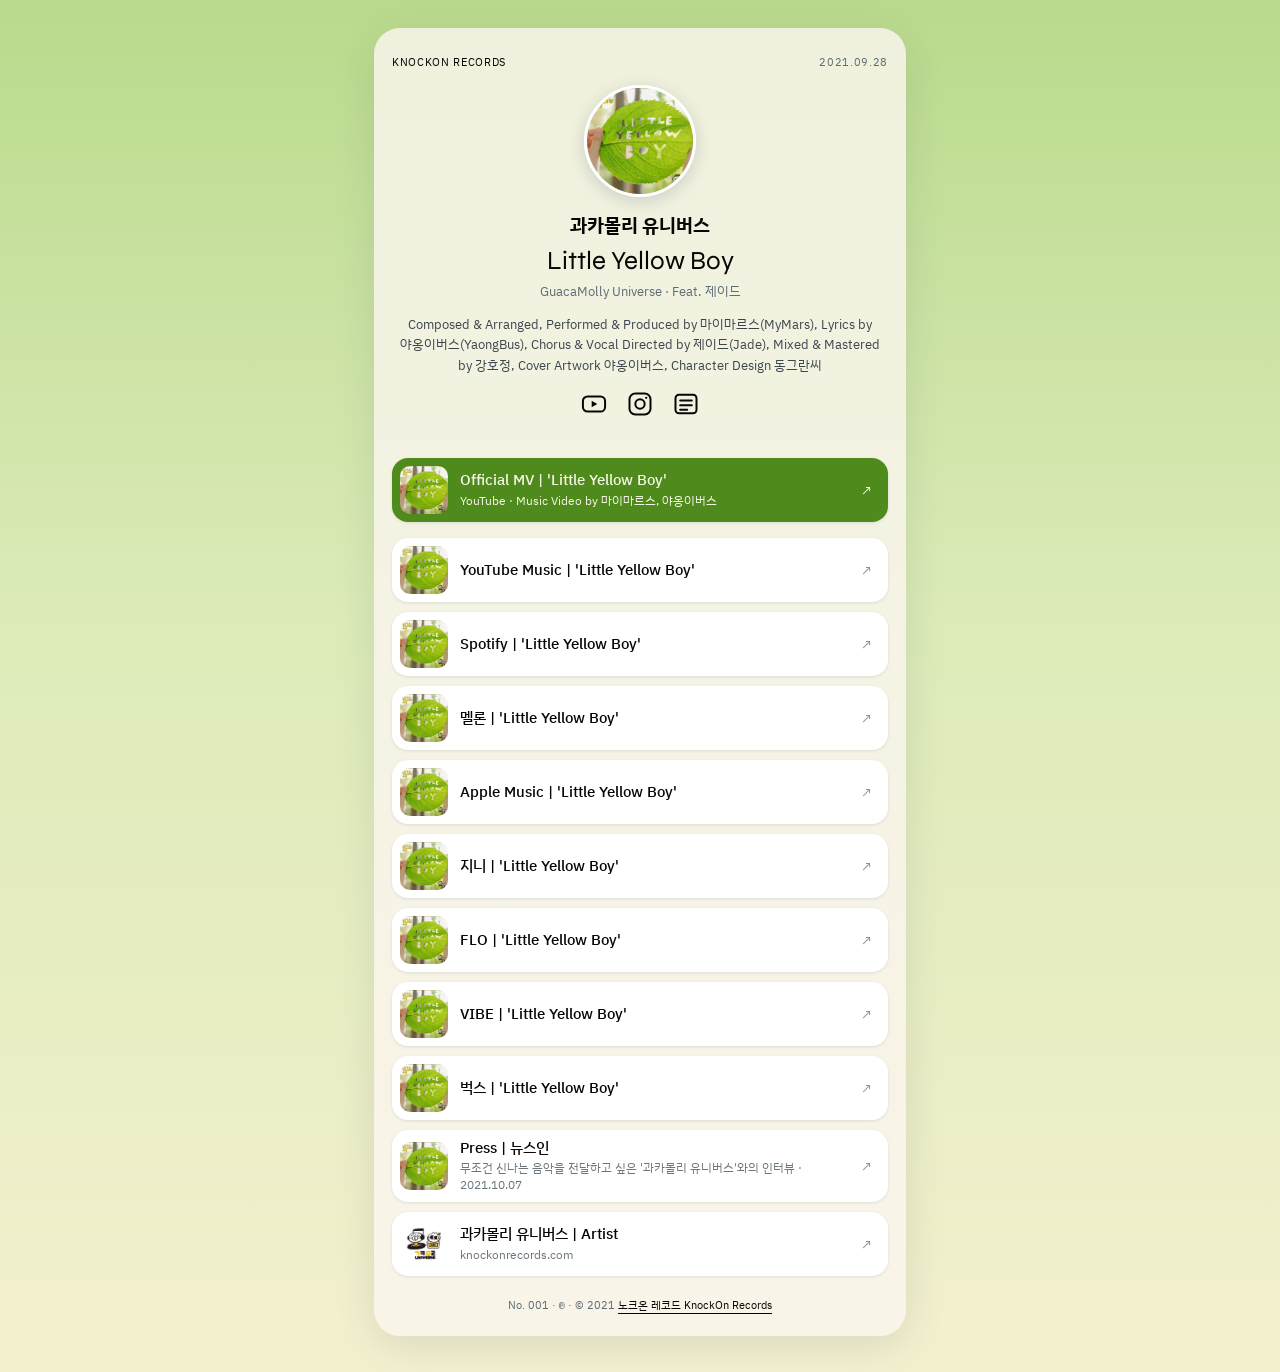
<file: littleyellowboy.html>
<!DOCTYPE html>
<html lang="ko">
<head>
  <meta charset="utf-8">
  <meta name="viewport" content="width=device-width, initial-scale=1">
  <title>과카몰리 유니버스 · Little Yellow Boy | KnockOn Records</title>
  <meta name="description" content="과카몰리 유니버스(GuacaMolly Universe) 첫 디지털 싱글 「Little Yellow Boy」, 2021.09.28 발매. Spotify·Apple Music·YouTube Music·멜론·지니·FLO·벅스·VIBE에서 듣기, 공식 뮤직비디오.">
  <meta property="og:title" content="과카몰리 유니버스 · Little Yellow Boy">
  <meta property="og:description" content="GuacaMolly Universe · Digital Single · 2021.09.28 · 지금 듣기">
  <meta property="og:image" content="https://knockonrecords.com/images/little-yellow-boy.jpg">
  <link rel="canonical" href="https://knockonrecords.com/littleyellowboy.html">
  <meta property="og:url" content="https://knockonrecords.com/littleyellowboy.html">
  <meta property="og:type" content="music.album">
  <meta property="og:site_name" content="KnockOn Records">
  <meta property="og:locale" content="ko_KR">
  <meta name="twitter:card" content="summary_large_image">
  <link rel="icon" href="images/logo-128.png">
  <link rel="preconnect" href="https://fonts.googleapis.com">
  <link rel="preconnect" href="https://fonts.gstatic.com" crossorigin>
  <link rel="stylesheet" href="https://fonts.googleapis.com/css2?family=Syne:wght@800&family=IBM+Plex+Sans+KR:wght@400;500;700&display=swap">
  <link rel="stylesheet" href="style.css?v=1.22.8">
  <script type="application/ld+json">
  {"@context":"https://schema.org","@type":"MusicAlbum","@id":"https://knockonrecords.com/releases.html#lyb","name":"Little Yellow Boy","alternateName":"Little Yellow Boy (Feat. 제이드)","albumReleaseType":"https://schema.org/SingleRelease","datePublished":"2021-09-28","url":"https://knockonrecords.com/littleyellowboy.html","image":"https://knockonrecords.com/images/little-yellow-boy.jpg","byArtist":{"@id":"https://knockonrecords.com/artist-guacamolly.html#artist","@type":"MusicGroup","name":"과카몰리 유니버스"},"recordLabel":{"@type":"Organization","name":"노크온 레코드","url":"https://knockonrecords.com/"},"sameAs":["https://youtu.be/xnxlw6SJ6yg","https://open.spotify.com/album/1bA9BcrAmOjLWDrMyqEZl3","https://music.apple.com/kr/album/little-yellow-boy-feat-%EC%A0%9C%EC%9D%B4%EB%93%9C-single/1708664851","https://music.youtube.com/playlist?list=OLAK5uy_nt3-uHe7CPaO_JhftncJtINqOheFa0h8k","https://www.melon.com/song/detail.htm?songId=34012589","https://www.genie.co.kr/detail/albumInfo?axnm=82299183","https://www.music-flo.com/detail/album/edzlhdyzy/albumtrack","https://music.bugs.co.kr/album/20422965","https://vibe.naver.com/track/50773354"]}
  </script>
  <style>
    
    body { background: linear-gradient(180deg, #b9da8c 0%, #dcebb8 45%, #f4f0cf 100%); min-height: 100vh; }
    .lt { max-width: 560px; margin: 0 auto; padding: 28px 14px 36px; }
    .lt-card { background: rgba(250,246,238,.82); border-radius: 26px; padding: 26px 18px 22px; box-shadow: 0 10px 40px rgba(40,60,80,.12); }
    .lt-top { display: flex; justify-content: space-between; align-items: center; font-size: 11px; text-transform: uppercase; letter-spacing: .06em; color: #5d6b74; margin-bottom: 14px; }
    .lt-top a { color: var(--fg); }
    .lt-av { width: 112px; height: 112px; border-radius: 50%; overflow: hidden; margin: 0 auto; border: 3px solid #fff; box-shadow: 0 4px 16px rgba(40,60,80,.18); }
    .lt-av img { width: 100%; height: 100%; object-fit: cover; }
    .lt-name { text-align: center; margin: 14px 0 4px; font-weight: 700; font-size: 19px; }
    .lt-title { text-align: center; font-family: var(--f-display); font-weight: 400; font-size: 26px; line-height: 1.2; margin: 6px 0 6px; font-synthesis: none; }
    .lt-en { text-align: center; font-size: 13px; color: #5d6b74; margin: 0; }
    .lt-cr { text-align: center; font-size: 12.5px; line-height: 1.65; color: #3b454c; margin: 12px 6px 4px; }
    .lt-sns { display: flex; justify-content: center; gap: 18px; margin: 14px 0 6px; }
    .lt-sns a { width: 28px; height: 28px; color: var(--fg); }
    .lt-sns svg { width: 100%; height: 100%; fill: none; stroke: currentColor; stroke-width: 1.7; stroke-linecap: round; stroke-linejoin: round; }
    .lt-sns svg .dot { fill: currentColor; stroke: none; }
    .lt-list { list-style: none; margin: 18px 0 0; padding: 0; display: grid; gap: 10px; }
    .lt-list a { position: relative; display: flex; align-items: center; gap: 12px; min-height: 64px; padding: 8px 44px 8px 8px; border-radius: 16px; background: #fff; color: var(--fg); box-shadow: 0 1px 3px rgba(40,60,80,.12); transition: transform .12s, box-shadow .12s; }
    .lt-list a:hover { transform: translateY(-1px); box-shadow: 0 6px 16px rgba(40,60,80,.16); }
    .lt-list img { width: 48px; height: 48px; border-radius: 10px; object-fit: cover; flex: none; }
    .lt-list b { display: block; font-weight: 500; font-size: 14.5px; line-height: 1.35; }
    .lt-list small { display: block; font-size: 11.5px; color: #6b767d; margin-top: 2px; }
    .lt-list a::after { content: "↗"; position: absolute; right: 16px; top: 50%; transform: translateY(-50%); color: #8a949a; }
    .lt-list a.mv { background: #4f8a1c; color: #f6f7e6; }
    .lt-list a.mv small, .lt-list a.mv::after { color: #f6f7e6; }
    .lt-foot { text-align: center; font-size: 11px; color: #5d6b74; margin-top: 20px; line-height: 1.7; }
    .lt-foot a { color: var(--fg); border-bottom: 1px solid currentColor; }
  </style>
</head>
<body>
<main class="lt">
  <div class="lt-card">
    <div class="lt-top"><a href="index.html">KnockOn Records</a><span>2021.09.28</span></div>
    <div class="lt-av"><img src="images/little-yellow-boy.jpg" alt="과카몰리 유니버스 「Little Yellow Boy」 커버" width="224" height="224"></div>
    <p class="lt-name">과카몰리 유니버스</p>
    <h1 class="lt-title">Little Yellow Boy</h1>
    <p class="lt-en">GuacaMolly Universe · Feat. 제이드</p>
    <p class="lt-cr">Composed &amp; Arranged, Performed &amp; Produced by 마이마르스(MyMars), Lyrics by 야옹이버스(YaongBus), Chorus &amp; Vocal Directed by 제이드(Jade), Mixed &amp; Mastered by 강호정, Cover Artwork 야옹이버스, Character Design 동그란씨</p>
    <div class="lt-sns">
      <a href="https://www.youtube.com/@greenfulmay" target="_blank" rel="noopener" aria-label="야옹이버스 YouTube" title="야옹이버스 YouTube"><svg viewBox="0 0 24 24" aria-hidden="true"><rect x="2.5" y="5.5" width="19" height="13" rx="4"/><path d="M10 9.2v5.6l4.8-2.8z" class="dot"/></svg></a>
      <a href="https://www.instagram.com/greenfulday/" target="_blank" rel="noopener" aria-label="야옹이버스 Instagram" title="야옹이버스 Instagram"><svg viewBox="0 0 24 24" aria-hidden="true"><rect x="3" y="3" width="18" height="18" rx="5"/><circle cx="12" cy="12" r="4"/><circle cx="17.3" cy="6.7" r="1" class="dot"/></svg></a>
      <a href="https://artitube.tistory.com/category/%EB%85%B8%ED%81%AC%EC%98%A8%20%EB%A0%88%EC%BD%94%EB%93%9C/%EA%B3%BC%EC%B9%B4%EB%AA%B0%EB%A6%AC%20%EC%9C%A0%EB%8B%88%EB%B2%84%EC%8A%A4" target="_blank" rel="noopener" aria-label="과카몰리 유니버스 블로그" title="과카몰리 유니버스 블로그"><svg viewBox="0 0 24 24" aria-hidden="true"><rect x="3" y="4" width="18" height="16" rx="3"/><path d="M7 9h10M7 13h10M7 17h6"/></svg></a>
    </div>
    <ul class="lt-list">
      <li><a class="mv" href="https://youtu.be/xnxlw6SJ6yg" target="_blank" rel="noopener"><img src="images/little-yellow-boy.jpg" alt="" width="48" height="48"><span><b>Official MV | 'Little Yellow Boy'</b><small>YouTube · Music Video by 마이마르스, 야옹이버스</small></span></a></li>
      <li><a href="https://music.youtube.com/playlist?list=OLAK5uy_nt3-uHe7CPaO_JhftncJtINqOheFa0h8k" target="_blank" rel="noopener"><img src="images/little-yellow-boy.jpg" alt="" width="48" height="48"><span><b>YouTube Music | 'Little Yellow Boy'</b></span></a></li>
      <li><a href="https://open.spotify.com/album/1bA9BcrAmOjLWDrMyqEZl3" target="_blank" rel="noopener"><img src="images/little-yellow-boy.jpg" alt="" width="48" height="48"><span><b>Spotify | 'Little Yellow Boy'</b></span></a></li>
      <li><a href="https://www.melon.com/song/detail.htm?songId=34012589" target="_blank" rel="noopener"><img src="images/little-yellow-boy.jpg" alt="" width="48" height="48"><span><b>멜론 | 'Little Yellow Boy'</b></span></a></li>
      <li><a href="https://music.apple.com/kr/album/little-yellow-boy-feat-%EC%A0%9C%EC%9D%B4%EB%93%9C-single/1708664851" target="_blank" rel="noopener"><img src="images/little-yellow-boy.jpg" alt="" width="48" height="48"><span><b>Apple Music | 'Little Yellow Boy'</b></span></a></li>
      <li><a href="https://www.genie.co.kr/detail/albumInfo?axnm=82299183" target="_blank" rel="noopener"><img src="images/little-yellow-boy.jpg" alt="" width="48" height="48"><span><b>지니 | 'Little Yellow Boy'</b></span></a></li>
      <li><a href="https://www.music-flo.com/detail/album/edzlhdyzy/albumtrack" target="_blank" rel="noopener"><img src="images/little-yellow-boy.jpg" alt="" width="48" height="48"><span><b>FLO | 'Little Yellow Boy'</b></span></a></li>
      <li><a href="https://vibe.naver.com/track/50773354" target="_blank" rel="noopener"><img src="images/little-yellow-boy.jpg" alt="" width="48" height="48"><span><b>VIBE | 'Little Yellow Boy'</b></span></a></li>
      <li><a href="https://music.bugs.co.kr/album/20422965" target="_blank" rel="noopener"><img src="images/little-yellow-boy.jpg" alt="" width="48" height="48"><span><b>벅스 | 'Little Yellow Boy'</b></span></a></li>
      <li><a href="https://www.newsin.co.kr/news/articleView.html?idxno=93363" target="_blank" rel="noopener"><img src="images/little-yellow-boy.jpg" alt="" width="48" height="48"><span><b>Press | 뉴스인</b><small>무조건 신나는 음악을 전달하고 싶은 '과카몰리 유니버스'와의 인터뷰 · 2021.10.07</small></span></a></li>
      <li><a href="artist-guacamolly.html"><img src="images/guacamolly.jpg" alt="" width="48" height="48"><span><b>과카몰리 유니버스 | Artist</b><small>knockonrecords.com</small></span></a></li>
    </ul>
    <p class="lt-foot">No. 001 · ℗ · © 2021 <a href="index.html">노크온 레코드 KnockOn Records</a></p>
  </div>
</main>
</body>
</html>
</file>
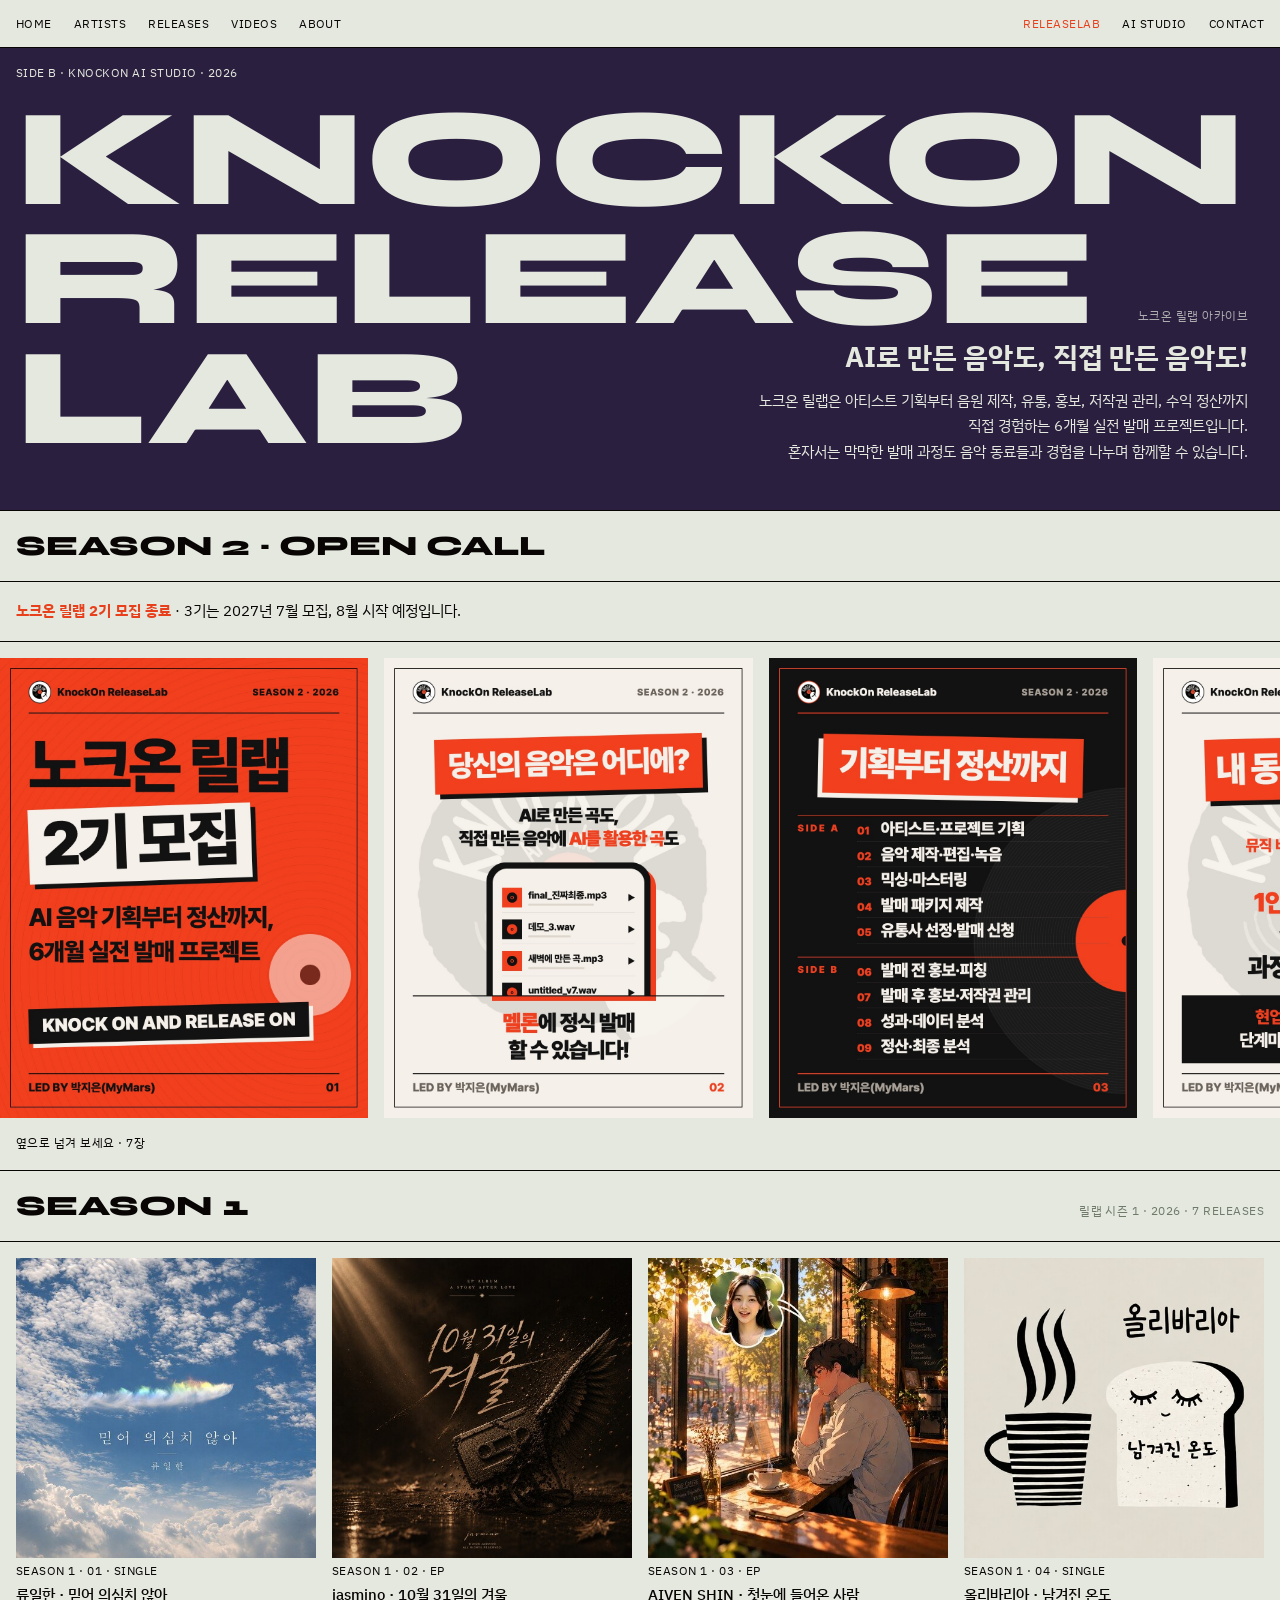
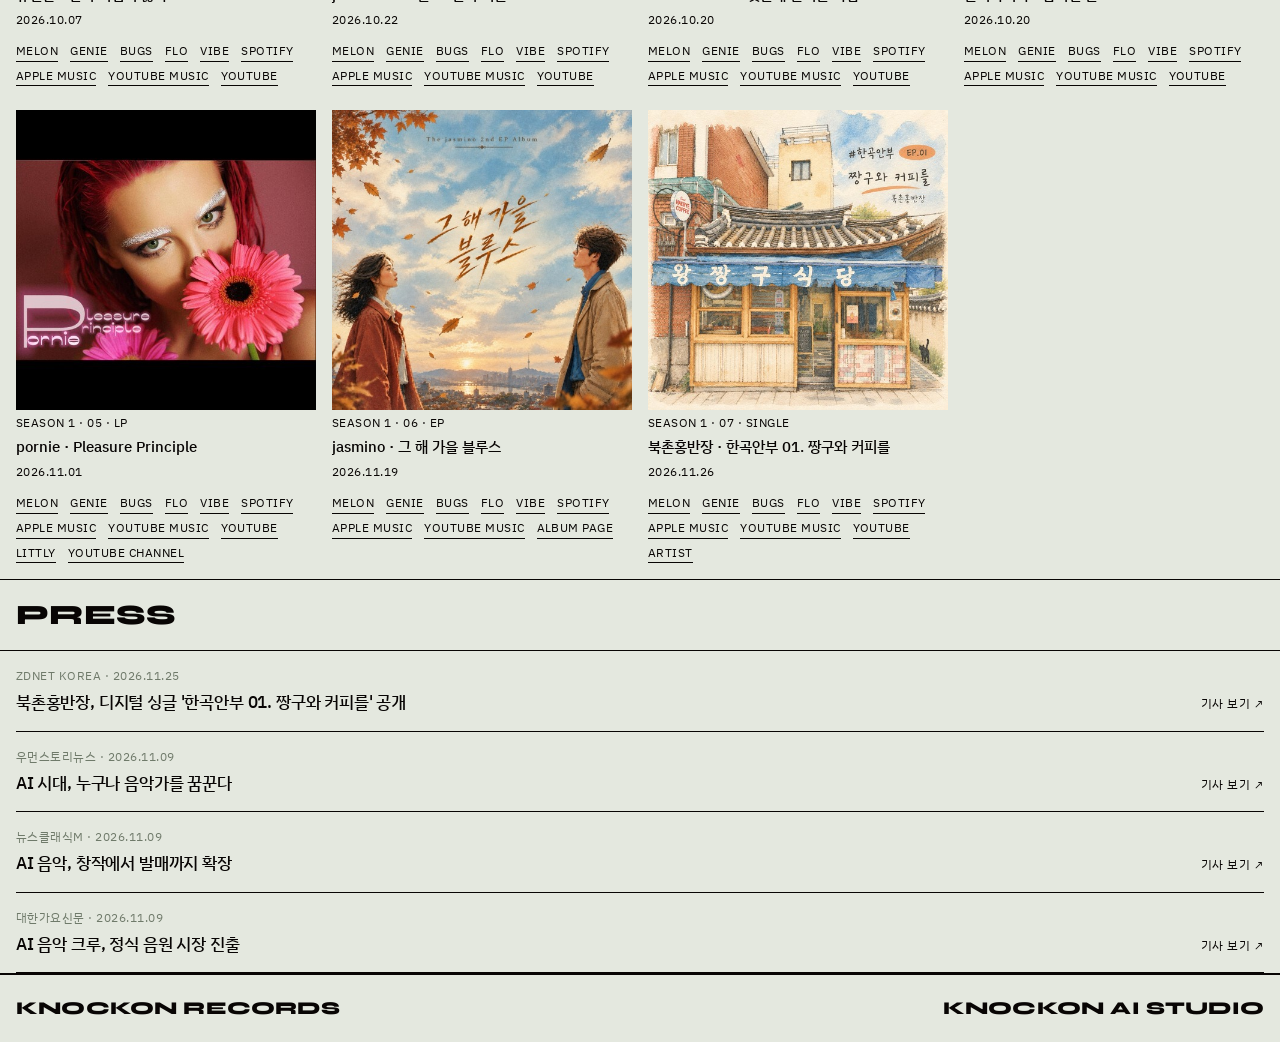
<file: releaselab.html>
<!DOCTYPE html>
<html lang="ko">
<head>
  <meta charset="utf-8">
  <meta name="viewport" content="width=device-width, initial-scale=1">
  <title>ReleaseLab | KnockOn Records</title>
  <meta name="description" content="노크온 릴랩 참가자들이 정식 발매한 음원의 아카이브.">
  <meta property="og:title" content="ReleaseLab | KnockOn Records">
  <meta property="og:description" content="노크온 릴랩 참가자들이 정식 발매한 음원의 아카이브.">
  <meta property="og:image" content="https://knockonrecords.com/images/og.jpg">
  <meta property="og:image:width" content="1200">
  <meta property="og:image:height" content="630">
  <link rel="canonical" href="https://knockonrecords.com/releaselab.html">
  <meta property="og:url" content="https://knockonrecords.com/releaselab.html">
  <meta property="og:type" content="website">
  <meta property="og:site_name" content="KnockOn Records">
  <meta property="og:locale" content="ko_KR">
  <meta name="twitter:card" content="summary_large_image">
  <link rel="icon" href="images/logo-128.png">
  <link rel="preconnect" href="https://fonts.googleapis.com">
  <link rel="preconnect" href="https://fonts.gstatic.com" crossorigin>
  <link rel="stylesheet" href="https://fonts.googleapis.com/css2?family=Syne:wght@800&family=IBM+Plex+Sans+KR:wght@400;500;700&display=swap">
  <link rel="stylesheet" href="style.css?v=1.22.8">
</head>
<body>

<header class="top" id="top">
  <div class="menu">
    <button class="menu-btn" type="button" onclick="document.getElementById('top').classList.toggle('is-open')">Menu</button>
    <nav class="nav" aria-label="주 메뉴">
      <a href="index.html">Home</a>
      <a href="artists.html">Artists</a>
      <a href="releases.html">Releases</a>
      <a href="videos.html">Videos</a>
      <a href="about.html">About</a>
      <a class="nav-r" href="releaselab.html" aria-current="page">ReleaseLab</a>
      <a href="studio.html">AI Studio</a>
      <a href="contact.html">Contact</a>
    </nav>
  </div>
</header>

<main>
  <style>
    .lab-hero{background:var(--violet,#2b1f3f);color:var(--bg);display:grid;grid-template-columns:1fr;border-bottom:1px solid var(--line)}  
    .lab-hero .l{padding:16px 16px 8px;display:grid;gap:18px}
    .lab-hero .w{font-family:var(--f-display);font-weight:800;font-synthesis:none;text-transform:uppercase;line-height:.86;font-size:calc((100vw - 32px) / 9)}  
    .lab-hero .k{font-family:var(--f-mono);font-size:12px;text-transform:uppercase;letter-spacing:.04em}
    .lab-hero .r{padding:8px 16px 24px;display:grid;align-content:end;gap:12px;justify-items:end;text-align:right}  
    .lab-hero .r p{font-size:15px;line-height:1.7;max-width:40em}
    .lab-hero .r .lead{font-size:clamp(20px,2.2vw,28px);font-weight:700;line-height:1.35}
    .vol{border-bottom:1px solid var(--line)}
    .vol .h{display:flex;justify-content:space-between;align-items:baseline;padding:14px 16px;border-bottom:1px solid var(--line)}
    .vol .h b{font-family:var(--f-display);font-weight:900;font-size:28px;text-transform:uppercase}
    .vols{display:grid;grid-template-columns:repeat(7,1fr);gap:24px 16px;padding:16px}
    @media(max-width:1400px){.vols{grid-template-columns:repeat(4,1fr)}}
    @media(max-width:1200px){.vols{grid-template-columns:repeat(3,1fr)}}
    .sleeve{aspect-ratio:1;border:1px solid var(--fg);padding:10px;display:grid;grid-template-rows:auto 1fr auto;color:var(--fg)}
    .sleeve .k{font-family:var(--f-mono);font-size:12px;text-transform:uppercase;letter-spacing:.04em}
    .sleeve .n{font-family:var(--f-display);font-weight:900;font-size:clamp(40px,6vw,88px);align-self:end;line-height:.9}
    .sleeve.img{aspect-ratio:auto;padding:0;border:0;grid-template-rows:auto;align-content:start;gap:4px}
    .sleeve.img:hover b{color:var(--red)}
    .sleeve.img img{width:100%;aspect-ratio:1;object-fit:cover}
    .sleeve.img b{font-weight:500;font-size:15px}
    .recruit{border-bottom:1px solid var(--line)}
    .recruit .h{display:flex;justify-content:space-between;align-items:baseline;gap:12px;flex-wrap:wrap;padding:14px 16px;border-bottom:1px solid var(--line)}
    .recruit .h b{font-family:var(--f-display);font-weight:900;font-size:28px;text-transform:uppercase}
    .cards{display:flex;gap:16px;overflow-x:auto;scroll-snap-type:x mandatory;padding:16px;scrollbar-width:thin}
    .cards a{flex:0 0 calc((100% - 32px)/3.3);scroll-snap-align:start;display:block}
    .cards img{width:100%;height:auto;aspect-ratio:4/5;display:block}
    .recruit .go{display:flex;justify-content:space-between;align-items:center;gap:12px;flex-wrap:wrap;padding:0 16px 18px;font-family:var(--f-mono);font-size:12px;text-transform:uppercase;letter-spacing:.04em}
    @media(max-width:820px){.cards a{flex-basis:78%}}
    .dsp{display:flex;flex-wrap:wrap;gap:6px 12px;margin-top:10px}
    .dsp a{font-size:12px;text-transform:uppercase;letter-spacing:.04em;border-bottom:1px solid currentColor;padding-bottom:1px;line-height:1.4}
    .dsp a:hover{color:var(--red)}
    @media(max-width:820px){.lab-hero{grid-template-columns:1fr}.lab-hero .l{min-height:0}.vols{grid-template-columns:repeat(2,1fr)}}
  </style>
  <section class="lab-hero">
    <div class="l"><span class="k">Side B · KnockOn AI Studio · 2026</span><span class="w">KnockOn<br>Release<br>Lab</span></div>
    <div class="r">
      <p class="k" style="font-family:var(--f-mono);font-size:12px;text-transform:uppercase;letter-spacing:.04em;opacity:.7">노크온 릴랩 아카이브</p>
      <p class="lead">AI로 만든 음악도, 직접 만든 음악도!</p>
      <p style="max-width:none">노크온 릴랩은 아티스트 기획부터 음원 제작, 유통, 홍보, 저작권 관리, 수익 정산까지<br>직접 경험하는 6개월 실전 발매 프로젝트입니다.<br>혼자서는 막막한 발매 과정도 음악 동료들과 경험을 나누며 함께할 수 있습니다.</p>
    </div>
  </section>
  <section class="recruit" id="season2">
    <div class="h"><b>Season 2 · Open Call</b></div>
    <div class="apply-row"><p><b>노크온 릴랩 2기 모집 종료</b> · 3기는 2027년 7월 모집, 8월 시작 예정입니다.</p></div>
    <div class="cards">
      <a href="images/releaselab/recruit2-01.jpg" target="_blank" rel="noopener"><img src="images/releaselab/recruit2-01.jpg" alt="노크온 릴랩 2기 모집. AI 음악 기획부터 정산까지, 6개월 실전 발매 프로젝트. LED BY 박지은(MyMars)" width="1080" height="1350" loading="lazy"></a>
      <a href="images/releaselab/recruit2-02.jpg" target="_blank" rel="noopener"><img src="images/releaselab/recruit2-02.jpg" alt="당신의 음악은 어디에? AI로 만든 곡도, AI를 활용한 곡도 멜론에 정식 발매할 수 있습니다" width="1080" height="1350" loading="lazy"></a>
      <a href="images/releaselab/recruit2-03.jpg" target="_blank" rel="noopener"><img src="images/releaselab/recruit2-03.jpg" alt="기획부터 정산까지. Side A 아티스트·프로젝트 기획, 음악 제작·편집·녹음, 믹싱·마스터링, 발매 패키지 제작, 유통사 선정·발매 신청. Side B 발매 전 홍보·피칭, 발매 후 홍보·저작권 관리, 성과·데이터 분석, 정산·최종 분석" width="1080" height="1350" loading="lazy"></a>
      <a href="images/releaselab/recruit2-04.jpg" target="_blank" rel="noopener"><img src="images/releaselab/recruit2-04.jpg" alt="내 동료가 되어줄래. AI로 만들지만 뮤직 비즈니스는 진짜로 합니다. 1인 기획사가 되어 실행은 각자, 과정은 함께합니다. 현업 프로듀서·음악감독이 단계마다 방법을 알려드립니다" width="1080" height="1350" loading="lazy"></a>
      <a href="images/releaselab/recruit2-05.jpg" target="_blank" rel="noopener"><img src="images/releaselab/recruit2-05.jpg" alt="박지은(MyMars), 노크온 AI 스튜디오 대표. 25년 차 프로듀서·기타리스트·작편곡가, 숨뮤직·노크온 레코드 대표, 글로벌사이버대학교 방송연예학과 특임교수, 영화·드라마·광고·웹툰 OST와 AI 애니메이션 음악감독" width="1080" height="1350" loading="lazy"></a>
      <a href="images/releaselab/recruit2-06.jpg" target="_blank" rel="noopener"><img src="images/releaselab/recruit2-06.jpg" alt="노크온 릴랩 2기 모집 안내. 20명 선발, 6개월 과정, 전 과정 온라인. 정가 30만 원, 얼리버드 24만 원(11/03까지). 정식 모집 11/04~11/10, 합격자 발표 11/11, 프로젝트 시작 11/16" width="1080" height="1350" loading="lazy"></a>
      <a href="images/releaselab/recruit2-07.jpg" target="_blank" rel="noopener"><img src="images/releaselab/recruit2-07.jpg" alt="KNOCK ON AND RELEASE ON. 신청 링크 QR, @knockon_studio" width="1080" height="1350" loading="lazy"></a>
    </div>
    <div class="go"><span>옆으로 넘겨 보세요 · 7장</span></div>
  </section>
  <section class="vol" id="vol01">
    <div class="h"><b>Season 1</b><span class="lab lab-muted">릴랩 시즌 1 · 2026 · 7 Releases</span></div>
    <div class="vols">
      <div class="sleeve img">
        <a href="https://www.melon.com/album/detail.htm?albumId=14624131" target="_blank" rel="noopener"><img src="images/releaselab/ryu-ilhan.jpg" alt="류일한 「믿어 의심치 않아」 앨범 커버" width="500" height="500" loading="lazy"></a>
        <span class="k">Season 1 · 01 · Single</span><b>류일한 · 믿어 의심치 않아</b><span class="k">2026.10.07</span>
        <span class="dsp"><a href="https://www.melon.com/album/detail.htm?albumId=14624131" target="_blank" rel="noopener" title="류일한 믿어 의심치 않아 · Melon">Melon</a><a href="https://www.genie.co.kr/detail/albumInfo?axnm=88259545" target="_blank" rel="noopener" title="류일한 믿어 의심치 않아 · Genie">Genie</a><a href="https://music.bugs.co.kr/album/20845527" target="_blank" rel="noopener" title="류일한 믿어 의심치 않아 · Bugs">Bugs</a><a href="https://www.music-flo.com/detail/album/464649972/albumtrack" target="_blank" rel="noopener" title="류일한 믿어 의심치 않아 · FLO">FLO</a><a href="https://vibe.naver.com/album/38819129" target="_blank" rel="noopener" title="류일한 믿어 의심치 않아 · VIBE">VIBE</a><a href="https://open.spotify.com/album/0oDRPqoRImbDtr2rZwd6Yo" target="_blank" rel="noopener" title="류일한 믿어 의심치 않아 · Spotify">Spotify</a><a href="https://music.apple.com/kr/album/never-doubt-you-single/6819602531" target="_blank" rel="noopener" title="류일한 믿어 의심치 않아 · Apple Music">Apple Music</a><a href="https://music.youtube.com/playlist?list=OLAK5uy_kFEoOm6OJk5b25iV5bE4Rw7Sk14zgimUM" target="_blank" rel="noopener" title="류일한 믿어 의심치 않아 · YouTube Music">YouTube Music</a><a href="https://www.youtube.com/watch?v=JEqSfSj8ssU" target="_blank" rel="noopener" title="류일한 믿어 의심치 않아 · YouTube">YouTube</a></span>
      </div>
      <div class="sleeve img">
        <a href="https://www.melon.com/album/detail.htm?albumId=15013207" target="_blank" rel="noopener"><img src="images/releaselab/jasmino.jpg" alt="jasmino 「10월 31일의 겨울」 앨범 커버" width="500" height="500" loading="lazy"></a>
        <span class="k">Season 1 · 02 · EP</span><b>jasmino · 10월 31일의 겨울</b><span class="k">2026.10.22</span>
        <span class="dsp"><a href="https://www.melon.com/album/detail.htm?albumId=15013207" target="_blank" rel="noopener" title="jasmino 10월 31일의 겨울 · Melon">Melon</a><a href="https://www.genie.co.kr/detail/albumInfo?axnm=88326507" target="_blank" rel="noopener" title="jasmino 10월 31일의 겨울 · Genie">Genie</a><a href="https://music.bugs.co.kr/album/20848595" target="_blank" rel="noopener" title="jasmino 10월 31일의 겨울 · Bugs">Bugs</a><a href="https://www.music-flo.com/detail/album/465525129/albumtrack" target="_blank" rel="noopener" title="jasmino 10월 31일의 겨울 · FLO">FLO</a><a href="https://vibe.naver.com/album/38919875" target="_blank" rel="noopener" title="jasmino 10월 31일의 겨울 · VIBE">VIBE</a><a href="https://open.spotify.com/album/0YeVSUGGVq77uJ4FirUOzo" target="_blank" rel="noopener" title="jasmino 10월 31일의 겨울 · Spotify">Spotify</a><a href="https://music.apple.com/kr/album/10%EC%9B%94-31%EC%9D%BC%EC%9D%98-%EA%B2%A8%EC%9A%B8-ep/6824455726" target="_blank" rel="noopener" title="jasmino 10월 31일의 겨울 · Apple Music">Apple Music</a><a href="https://music.youtube.com/playlist?list=OLAK5uy_nvQebzptTBL7NVPRBclLGzNtrAMJNiQnE" target="_blank" rel="noopener" title="jasmino 10월 31일의 겨울 · YouTube Music">YouTube Music</a><a href="https://www.youtube.com/watch?v=8i3Bi5uczE8" target="_blank" rel="noopener" title="jasmino 10월 31일의 겨울 · YouTube">YouTube</a></span>
      </div>
      <div class="sleeve img">
        <a href="https://www.melon.com/album/detail.htm?albumId=14965449" target="_blank" rel="noopener"><img src="images/releaselab/woozu-musiclab.jpg" alt="AIVEN SHIN 「첫눈에 들어온 사람」 앨범 커버" width="500" height="500" loading="lazy"></a>
        <span class="k">Season 1 · 03 · EP</span><b>AIVEN SHIN · 첫눈에 들어온 사람</b><span class="k">2026.10.20</span>
        <span class="dsp"><a href="https://www.melon.com/album/detail.htm?albumId=14965449" target="_blank" rel="noopener" title="AIVEN SHIN 첫눈에 들어온 사람 · Melon">Melon</a><a href="https://www.genie.co.kr/detail/albumInfo?axnm=88324383" target="_blank" rel="noopener" title="AIVEN SHIN 첫눈에 들어온 사람 · Genie">Genie</a><a href="https://music.bugs.co.kr/album/20848365" target="_blank" rel="noopener" title="AIVEN SHIN 첫눈에 들어온 사람 · Bugs">Bugs</a><a href="https://www.music-flo.com/detail/album/465516969/albumtrack" target="_blank" rel="noopener" title="AIVEN SHIN 첫눈에 들어온 사람 · FLO">FLO</a><a href="https://vibe.naver.com/album/38885231" target="_blank" rel="noopener" title="AIVEN SHIN 첫눈에 들어온 사람 · VIBE">VIBE</a><a href="https://open.spotify.com/album/3ODXX2eSfANjxP3WtWYtHG" target="_blank" rel="noopener" title="AIVEN SHIN 첫눈에 들어온 사람 · Spotify">Spotify</a><a href="https://music.apple.com/kr/album/love-at-first-sight-ep/6824450312" target="_blank" rel="noopener" title="AIVEN SHIN 첫눈에 들어온 사람 · Apple Music">Apple Music</a><a href="https://music.youtube.com/playlist?list=OLAK5uy_kSP4WreIwyN7mhOY6TLyp1trNjRBRkESc" target="_blank" rel="noopener" title="AIVEN SHIN 첫눈에 들어온 사람 · YouTube Music">YouTube Music</a><a href="https://www.youtube.com/watch?v=QmuhtiyFR84" target="_blank" rel="noopener" title="AIVEN SHIN 첫눈에 들어온 사람 · YouTube">YouTube</a></span>
      </div>
      <div class="sleeve img">
        <a href="https://www.melon.com/album/detail.htm?albumId=14964359" target="_blank" rel="noopener"><img src="images/releaselab/oliviaria.jpg" alt="올리바리아 「남겨진 온도」 앨범 커버" width="500" height="500" loading="lazy"></a>
        <span class="k">Season 1 · 04 · Single</span><b>올리바리아 · 남겨진 온도</b><span class="k">2026.10.20</span>
        <span class="dsp"><a href="https://www.melon.com/album/detail.htm?albumId=14964359" target="_blank" rel="noopener" title="올리바리아 남겨진 온도 · Melon">Melon</a><a href="https://www.genie.co.kr/detail/albumInfo?axnm=88324366" target="_blank" rel="noopener" title="올리바리아 남겨진 온도 · Genie">Genie</a><a href="https://music.bugs.co.kr/album/20848359" target="_blank" rel="noopener" title="올리바리아 남겨진 온도 · Bugs">Bugs</a><a href="https://www.music-flo.com/detail/album/465517111/albumtrack" target="_blank" rel="noopener" title="올리바리아 남겨진 온도 · FLO">FLO</a><a href="https://vibe.naver.com/album/38885225" target="_blank" rel="noopener" title="올리바리아 남겨진 온도 · VIBE">VIBE</a><a href="https://open.spotify.com/album/078Ejlr4MnZENkxkXav3Jk" target="_blank" rel="noopener" title="올리바리아 남겨진 온도 · Spotify">Spotify</a><a href="https://music.apple.com/kr/album/the-warmth-that-remains-single/6824466162" target="_blank" rel="noopener" title="올리바리아 남겨진 온도 · Apple Music">Apple Music</a><a href="https://music.youtube.com/playlist?list=OLAK5uy_kXdRIxou47XkxF5ZMGJBXksa88Q0leQr8" target="_blank" rel="noopener" title="올리바리아 남겨진 온도 · YouTube Music">YouTube Music</a><a href="https://www.youtube.com/watch?v=IlswqDi4DBI" target="_blank" rel="noopener" title="올리바리아 남겨진 온도 · YouTube">YouTube</a></span>
      </div>
      <div class="sleeve img">
        <a href="https://www.melon.com/album/detail.htm?albumId=15106006" target="_blank" rel="noopener"><img src="images/releaselab/pornie.jpg" alt="pornie 「Pleasure Principle」 앨범 커버" width="500" height="500" loading="lazy"></a>
        <span class="k">Season 1 · 05 · LP</span><b>pornie · Pleasure Principle</b><span class="k">2026.11.01</span>
        <span class="dsp"><a href="https://www.melon.com/album/detail.htm?albumId=15106006" target="_blank" rel="noopener" title="pornie Pleasure Principle · Melon">Melon</a><a href="https://www.genie.co.kr/detail/albumInfo?axnm=88380770" target="_blank" rel="noopener" title="pornie Pleasure Principle · Genie">Genie</a><a href="https://music.bugs.co.kr/album/20851379" target="_blank" rel="noopener" title="pornie Pleasure Principle · Bugs">Bugs</a><a href="https://www.music-flo.com/detail/album/466250763/albumtrack" target="_blank" rel="noopener" title="pornie Pleasure Principle · FLO">FLO</a><a href="https://vibe.naver.com/album/39086589" target="_blank" rel="noopener" title="pornie Pleasure Principle · VIBE">VIBE</a><a href="https://open.spotify.com/album/2IXq7oi23sxX3xIaQAlPVh" target="_blank" rel="noopener" title="pornie Pleasure Principle · Spotify">Spotify</a><a href="https://music.apple.com/kr/album/pleasure-principle/6833003303" target="_blank" rel="noopener" title="pornie Pleasure Principle · Apple Music">Apple Music</a><a href="https://music.youtube.com/playlist?list=OLAK5uy_kUuCRzPCEYuJM-eVgUcjSMXHDQgVkbOYs" target="_blank" rel="noopener" title="pornie Pleasure Principle · YouTube Music">YouTube Music</a><a href="https://www.youtube.com/watch?v=LUmLv_JRJ7M" target="_blank" rel="noopener" title="pornie Pleasure Principle · YouTube">YouTube</a><a href="https://litt.ly/pornie" target="_blank" rel="noopener" title="pornie · Littly 링크 모음">Littly</a><a href="https://www.youtube.com/@axiomsound-x2v/videos" target="_blank" rel="noopener" title="pornie · YouTube 채널 (Axiom Sound)">YouTube Channel</a></span>
      </div>
      <div class="sleeve img">
        <a href="https://www.melon.com/album/detail.htm?albumId=15177248" target="_blank" rel="noopener"><img src="images/releaselab/jasmino-autumn.jpg" alt="jasmino 「그 해 가을 블루스」 앨범 커버" width="500" height="500" loading="lazy"></a>
        <span class="k">Season 1 · 06 · EP</span><b>jasmino · 그 해 가을 블루스</b><span class="k">2026.11.19</span>
        <span class="dsp"><a href="https://www.melon.com/album/detail.htm?albumId=15177248" target="_blank" rel="noopener" title="jasmino 그 해 가을 블루스 · Melon">Melon</a><a href="https://www.genie.co.kr/detail/albumInfo?axnm=88463123" target="_blank" rel="noopener" title="jasmino 그 해 가을 블루스 · Genie">Genie</a><a href="https://music.bugs.co.kr/album/20855662" target="_blank" rel="noopener" title="jasmino 그 해 가을 블루스 · Bugs">Bugs</a><a href="https://www.music-flo.com/detail/album/467313131/albumtrack" target="_blank" rel="noopener" title="jasmino 그 해 가을 블루스 · FLO">FLO</a><a href="https://vibe.naver.com/album/39238637" target="_blank" rel="noopener" title="jasmino 그 해 가을 블루스 · VIBE">VIBE</a><a href="https://open.spotify.com/album/7uJGSqLRqELu9VHXER5MGD" target="_blank" rel="noopener" title="jasmino 그 해 가을 블루스 · Spotify">Spotify</a><a href="https://music.apple.com/kr/album/%EA%B7%B8-%ED%95%B4-%EA%B0%80%EC%9D%84-%EB%B8%94%EB%A3%A8%EC%8A%A4-ep/6835421051" target="_blank" rel="noopener" title="jasmino 그 해 가을 블루스 · Apple Music">Apple Music</a><a href="https://music.youtube.com/playlist?list=OLAK5uy_nSPIDOrFYWHf-r12u8RE-9nIHlQ012ZYA" target="_blank" rel="noopener" title="jasmino 그 해 가을 블루스 · YouTube Music">YouTube Music</a><a href="https://jasmino-autumn.netlify.app/" target="_blank" rel="noopener" title="jasmino 그 해 가을 블루스 · Album Page">Album Page</a></span>
      </div>
      <div class="sleeve img">
        <a href="https://www.melon.com/album/detail.htm?albumId=15205212" target="_blank" rel="noopener"><img src="images/releaselab/bukchon-hangok01.jpg" alt="북촌홍반장 「한곡안부 01. 짱구와 커피를」 앨범 커버" width="500" height="500" loading="lazy"></a>
        <span class="k">Season 1 · 07 · Single</span><b>북촌홍반장 · 한곡안부 01. 짱구와 커피를</b><span class="k">2026.11.26</span>
        <span class="dsp"><a href="https://www.melon.com/album/detail.htm?albumId=15205212" target="_blank" rel="noopener" title="북촌홍반장 짱구와 커피를 · Melon">Melon</a><a href="https://www.genie.co.kr/detail/albumInfo?axnm=88507585" target="_blank" rel="noopener" title="북촌홍반장 짱구와 커피를 · Genie">Genie</a><a href="https://music.bugs.co.kr/album/20858675" target="_blank" rel="noopener" title="북촌홍반장 짱구와 커피를 · Bugs">Bugs</a><a href="https://www.music-flo.com/detail/album/467986217/albumtrack" target="_blank" rel="noopener" title="북촌홍반장 짱구와 커피를 · FLO">FLO</a><a href="https://vibe.naver.com/album/39347038" target="_blank" rel="noopener" title="북촌홍반장 짱구와 커피를 · VIBE">VIBE</a><a href="https://open.spotify.com/album/2XzG0rGlqlQdkKdx05qZwK" target="_blank" rel="noopener" title="북촌홍반장 짱구와 커피를 · Spotify">Spotify</a><a href="https://music.apple.com/kr/album/a-song-of-hello-01-coffee-with-jjanggu-single/6839118998" target="_blank" rel="noopener" title="북촌홍반장 짱구와 커피를 · Apple Music">Apple Music</a><a href="https://music.youtube.com/playlist?list=OLAK5uy_nRRCOczrGaAwC4IaR5xMZ08QT7KhS1mTc" target="_blank" rel="noopener" title="북촌홍반장 짱구와 커피를 · YouTube Music">YouTube Music</a><a href="https://youtu.be/gJ2YL6I1ieM" target="_blank" rel="noopener" title="북촌홍반장 짱구와 커피를 · YouTube">YouTube</a><a href="artist-bukchon.html" title="북촌홍반장 · Artist">Artist</a></span>
      </div>
    </div>
  </section>
  <section class="vol" id="press">
    <div class="h"><b>Press</b></div>
    <ul class="ab-press" style="margin:0 16px;border-top:0">
      <li><a href="https://zdnet.co.kr/view/?no=20261125152532" target="_blank" rel="noopener"><span class="k">ZDNet Korea · 2026.11.25</span><b>북촌홍반장, 디지털 싱글 '한곡안부 01. 짱구와 커피를' 공개</b><span class="k go">기사 보기 ↗</span></a></li>
      <li><a href="http://www.woman-story.co.kr/news/articleView.html?idxno=14107" target="_blank" rel="noopener"><span class="k">우먼스토리뉴스 · 2026.11.09</span><b>AI 시대, 누구나 음악가를 꿈꾼다</b><span class="k go">기사 보기 ↗</span></a></li>
      <li><a href="https://www.classicm.co.kr/news/articleView.html?idxno=7148" target="_blank" rel="noopener"><span class="k">뉴스클래식M · 2026.11.09</span><b>AI 음악, 창작에서 발매까지 확장</b><span class="k go">기사 보기 ↗</span></a></li>
      <li><a href="https://xn--o39at6knmh88hoxewy0a.com/View.aspx?No=4302950" target="_blank" rel="noopener"><span class="k">대한가요신문 · 2026.11.09</span><b>AI 음악 크루, 정식 음원 시장 진출</b><span class="k go">기사 보기 ↗</span></a></li>
    </ul>
  </section>

</main>

<footer class="foot gx">
  <a class="name" href="releases.html">KnockOn Records</a>
  <a class="name" href="studio.html">KnockOn AI Studio</a>
</footer>

</body>
</html>
</file>
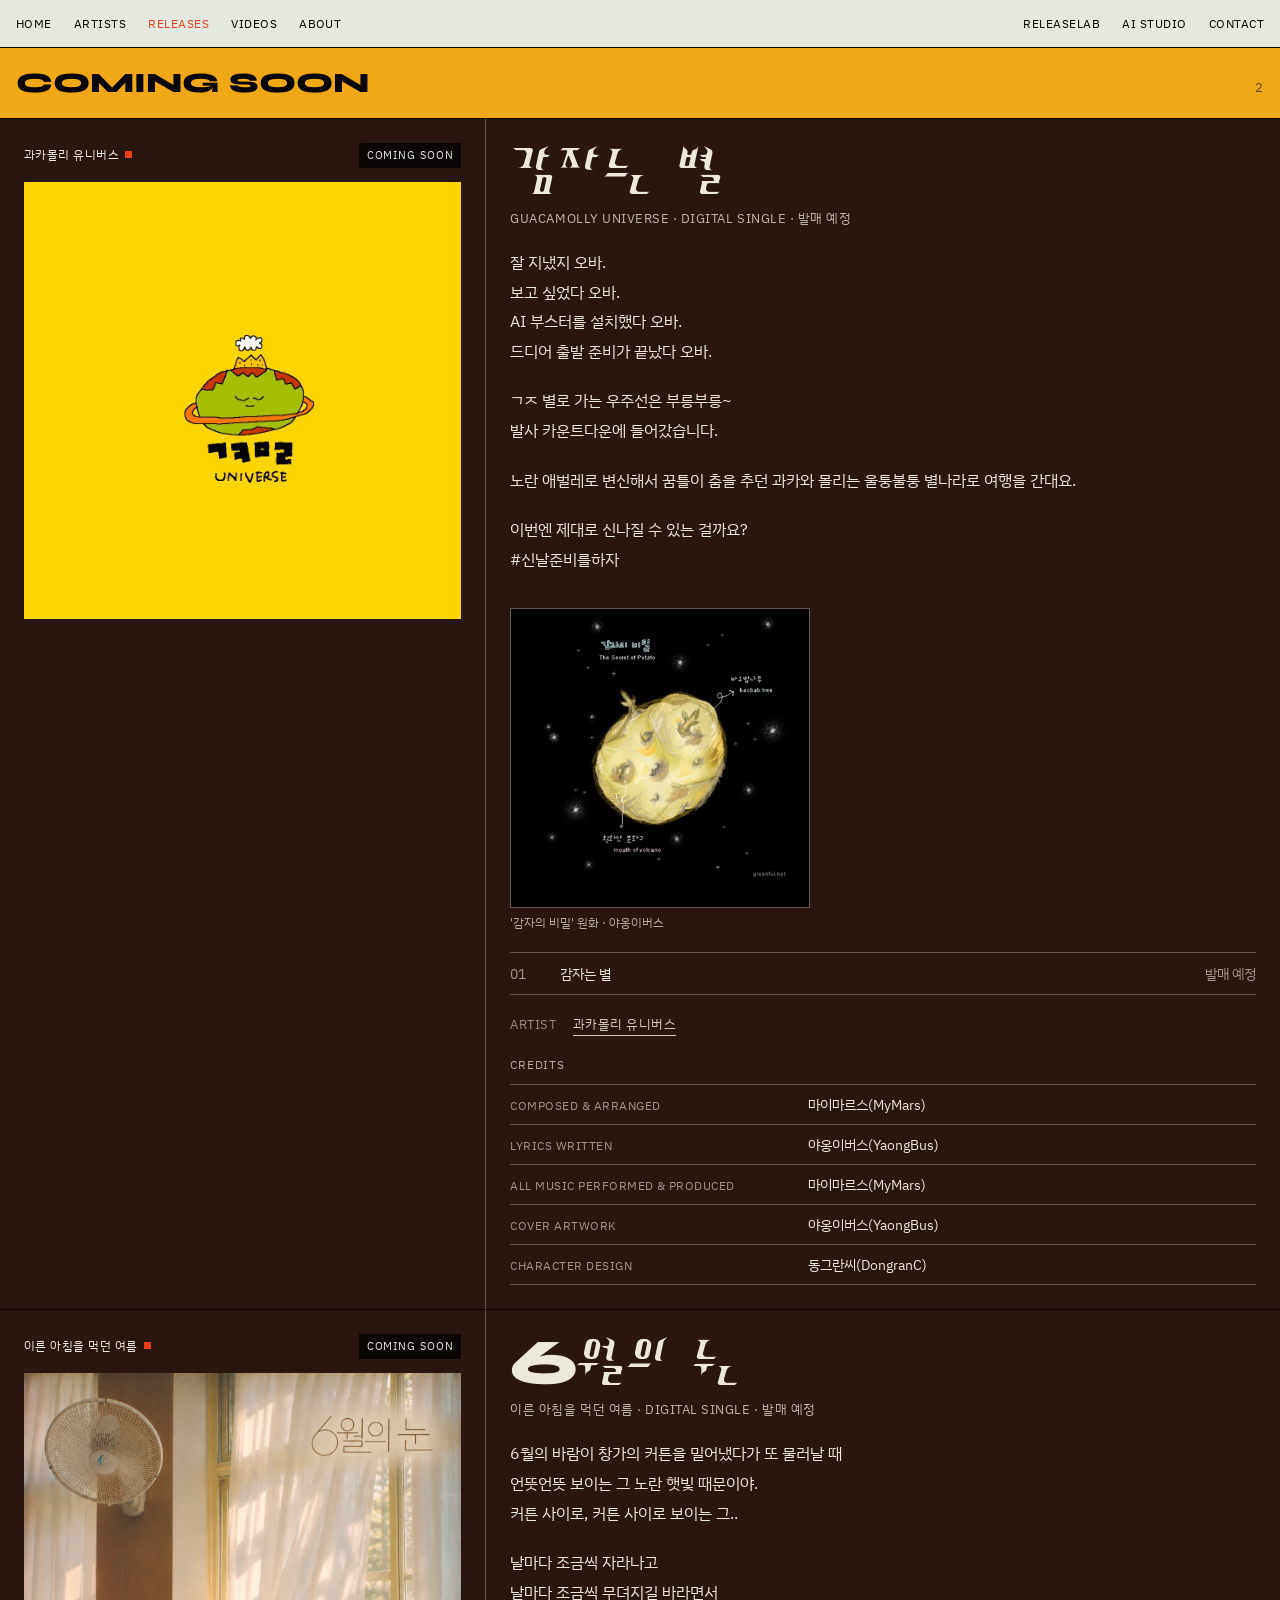
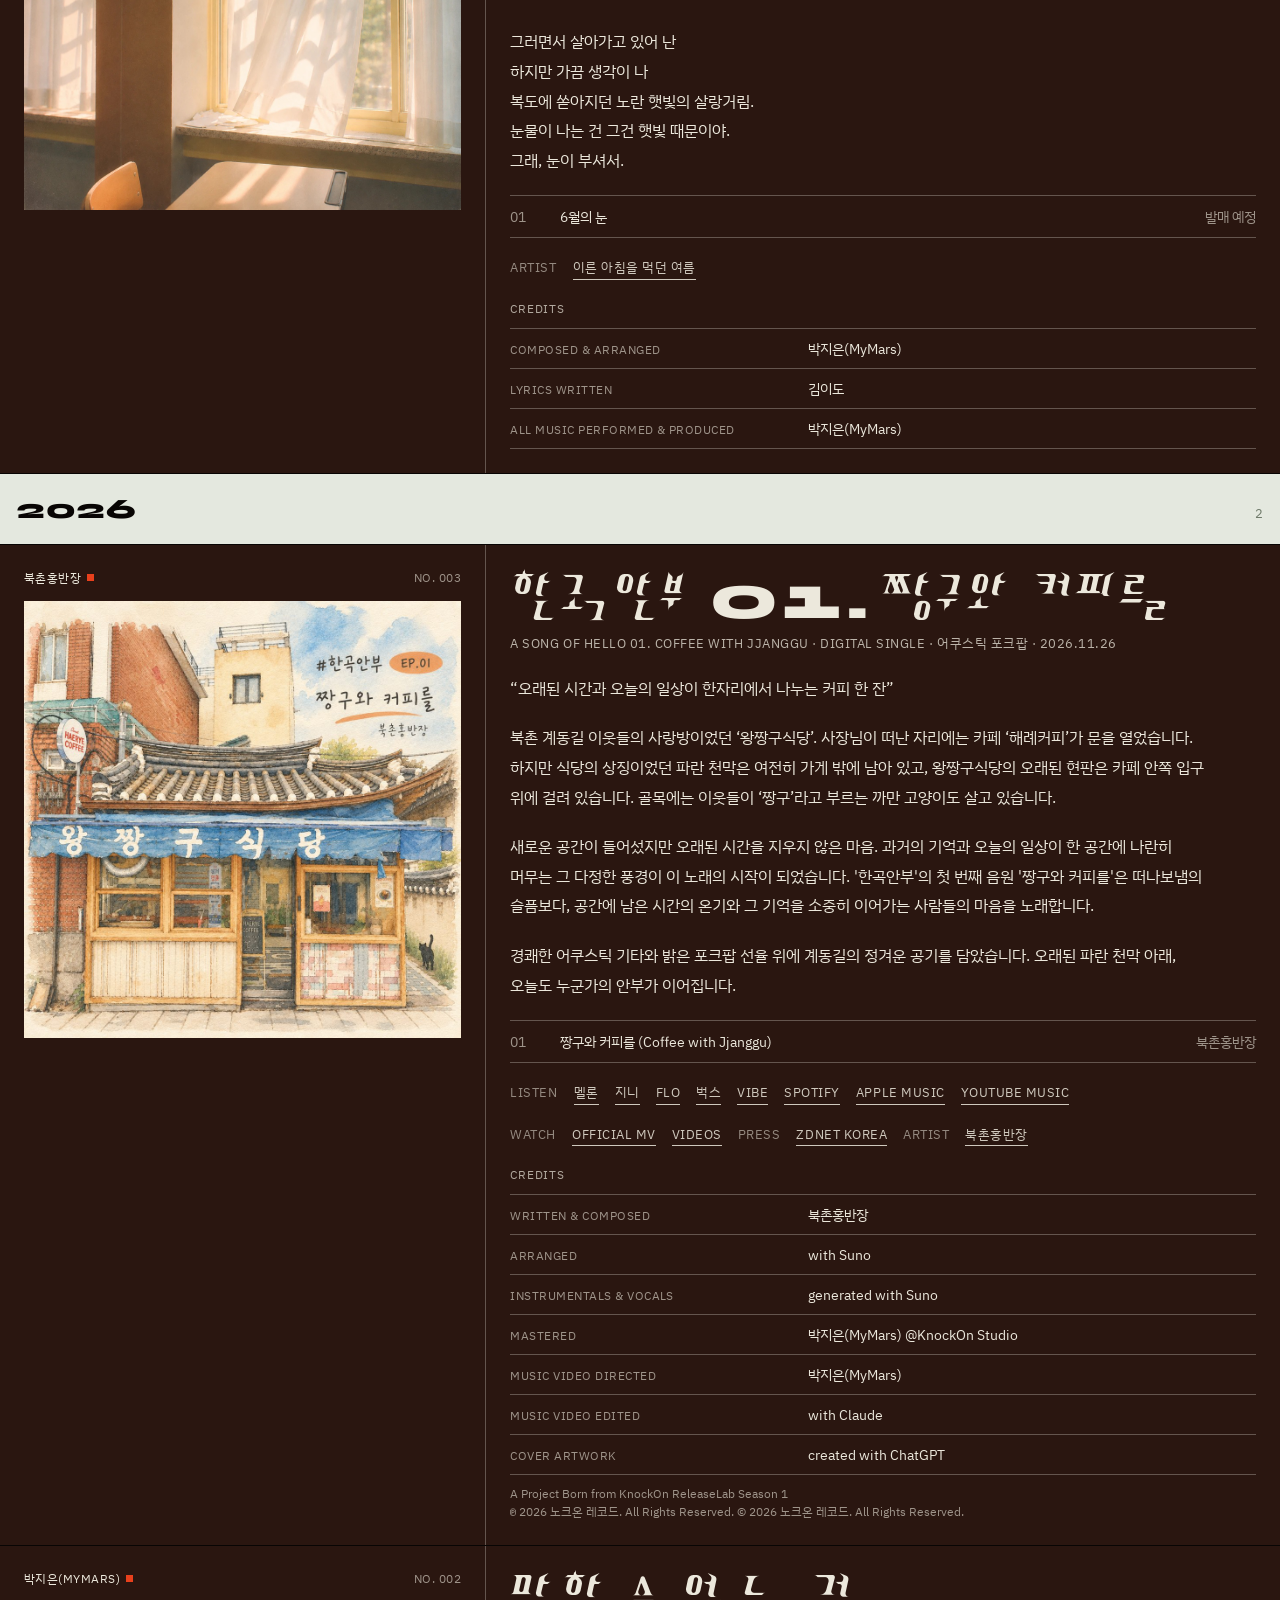
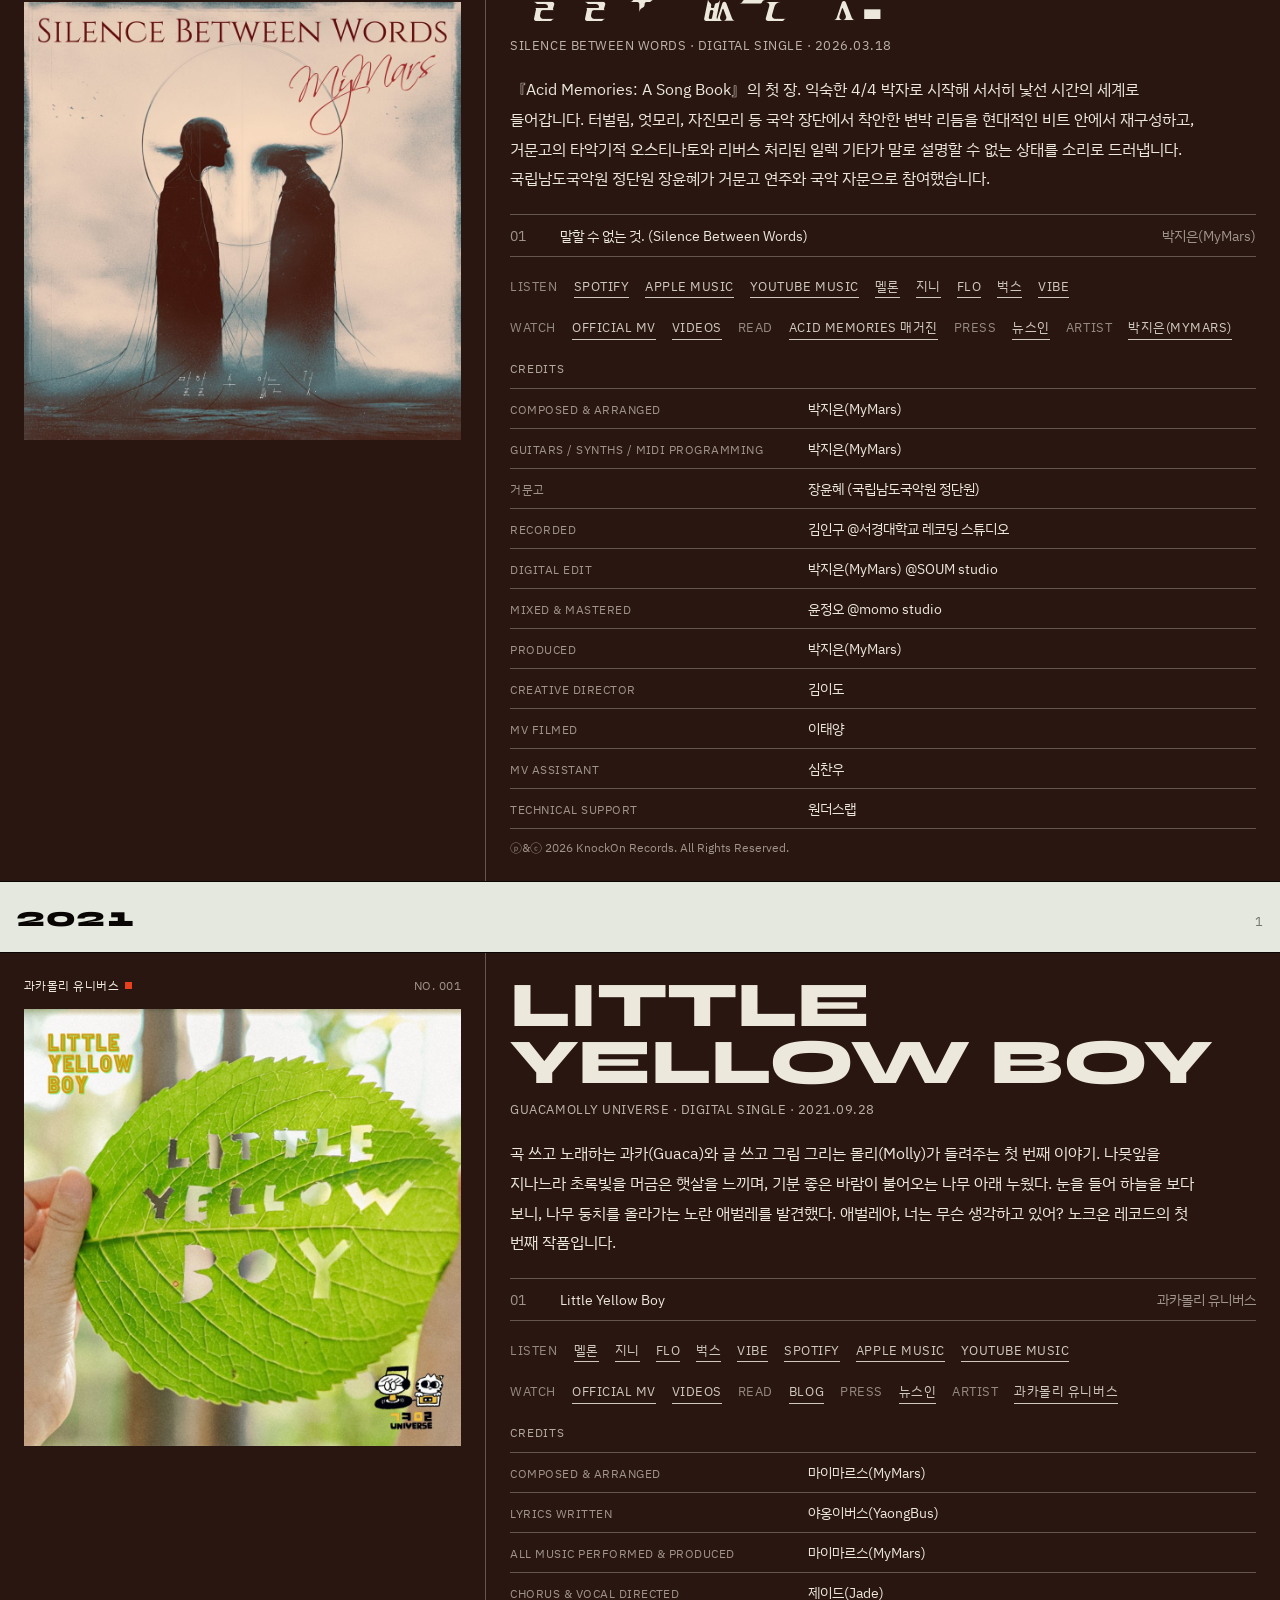
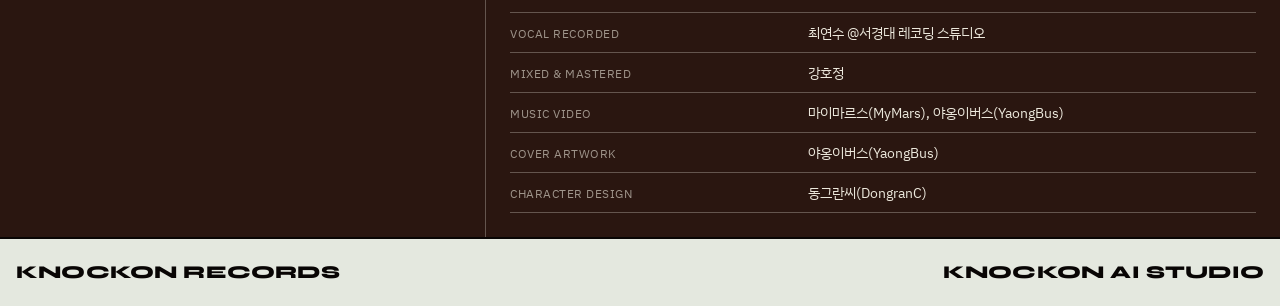
<file: releases.html>
<!DOCTYPE html>
<html lang="ko">
<head>
  <meta charset="utf-8">
  <meta name="viewport" content="width=device-width, initial-scale=1">
  <title>Releases | KnockOn Records</title>
  <meta name="description" content="노크온 레코드 발매작: 박지은(MyMars) 「말할 수 없는 것.」(2026), 과카몰리 유니버스 「Little Yellow Boy」(2021), 북촌홍반장 「한곡안부 01. 짱구와 커피를」(2026.11 예정). 트랙, 듣기 링크, 크레딧.">
  <meta property="og:title" content="Releases | KnockOn Records">
  <meta property="og:description" content="노크온 레코드 발매작: 박지은(MyMars) 「말할 수 없는 것.」(2026), 과카몰리 유니버스 「Little Yellow Boy」(2021), 북촌홍반장 「한곡안부 01. 짱구와 커피를」(2026.11 예정). 트랙, 듣기 링크, 크레딧.">
  <meta property="og:image" content="https://knockonrecords.com/images/og.jpg">
  <meta property="og:image:width" content="1200">
  <meta property="og:image:height" content="630">
  <link rel="canonical" href="https://knockonrecords.com/releases.html">
  <meta property="og:url" content="https://knockonrecords.com/releases.html">
  <meta property="og:type" content="website">
  <meta property="og:site_name" content="KnockOn Records">
  <meta property="og:locale" content="ko_KR">
  <meta name="twitter:card" content="summary_large_image">
  <link rel="icon" href="images/logo-128.png">
  <link rel="preconnect" href="https://fonts.googleapis.com">
  <link rel="preconnect" href="https://fonts.gstatic.com" crossorigin>
  <link rel="stylesheet" href="https://fonts.googleapis.com/css2?family=Syne:wght@800&family=IBM+Plex+Sans+KR:wght@400;500;700&display=swap">
  <link rel="stylesheet" href="style.css?v=1.22.8">
  <script type="application/ld+json">
  {"@context":"https://schema.org","@graph":[{"@type":"MusicAlbum","@id":"https://knockonrecords.com/releases.html#hangok","name":"한곡안부 01. 짱구와 커피를","alternateName":"A Song of Hello 01. Coffee with Jjanggu","albumReleaseType":"https://schema.org/SingleRelease","datePublished":"2026-11-26","byArtist":{"@id":"https://knockonrecords.com/artist-bukchon.html#artist","@type":"Person","name":"북촌홍반장"},"image":"https://knockonrecords.com/images/hangok-ep01.jpg","recordLabel":{"@type":"Organization","name":"노크온 레코드","url":"https://knockonrecords.com/"},"sameAs":["https://www.melon.com/album/detail.htm?albumId=15205212","https://open.spotify.com/album/2XzG0rGlqlQdkKdx05qZwK","https://music.apple.com/kr/album/a-song-of-hello-01-coffee-with-jjanggu-single/6839118998","https://youtu.be/gJ2YL6I1ieM"]},{"@type":"MusicAlbum","@id":"https://knockonrecords.com/releases.html#silence","name":"말할 수 없는 것.","alternateName":"Silence Between Words","albumReleaseType":"https://schema.org/SingleRelease","datePublished":"2026-03-18","byArtist":{"@id":"https://knockonrecords.com/artist-mymars.html#artist","@type":"Person","name":"박지은(MyMars)"},"image":"https://knockonrecords.com/images/silence-between-words.jpg","url":"https://knockonrecords.com/releases.html#silence","numTracks":1,"track":{"@type":"MusicRecording","name":"말할 수 없는 것. (Silence Between Words)","byArtist":{"@id":"https://knockonrecords.com/artist-mymars.html#artist","@type":"Person","name":"박지은(MyMars)"}},"recordLabel":{"@id":"https://knockonrecords.com/#label","@type":"Organization","name":"KnockOn Records"},"sameAs":["https://open.spotify.com/album/0y22RpZ1G8AhwVwwOaEjhG","https://music.apple.com/kr/album/%EB%A7%90%ED%95%A0-%EC%88%98-%EC%97%86%EB%8A%94-%EA%B2%83-single/1885490596","https://www.melon.com/album/detail.htm?albumId=12927654"]},{"@type":"MusicAlbum","@id":"https://knockonrecords.com/releases.html#lyb","name":"Little Yellow Boy","albumReleaseType":"https://schema.org/SingleRelease","datePublished":"2021-09-28","byArtist":{"@id":"https://knockonrecords.com/artist-guacamolly.html#artist","@type":"MusicGroup","name":"과카몰리 유니버스"},"image":"https://knockonrecords.com/images/little-yellow-boy.jpg","url":"https://knockonrecords.com/releases.html#lyb","numTracks":1,"track":{"@type":"MusicRecording","name":"Little Yellow Boy","byArtist":{"@id":"https://knockonrecords.com/artist-guacamolly.html#artist","@type":"MusicGroup","name":"과카몰리 유니버스"}},"recordLabel":{"@id":"https://knockonrecords.com/#label","@type":"Organization","name":"KnockOn Records"},"sameAs":["https://www.melon.com/song/detail.htm?songId=34012589"]}]}
  </script>
</head>
<body>

<header class="top" id="top">
  <div class="menu">
    <button class="menu-btn" type="button" onclick="document.getElementById('top').classList.toggle('is-open')">Menu</button>
    <nav class="nav" aria-label="주 메뉴">
      <a href="index.html">Home</a>
      <a href="artists.html">Artists</a>
      <a href="releases.html" aria-current="page">Releases</a>
      <a href="videos.html">Videos</a>
      <a href="about.html">About</a>
      <a class="nav-r" href="releaselab.html">ReleaseLab</a>
      <a href="studio.html">AI Studio</a>
      <a href="contact.html">Contact</a>
    </nav>
  </div>
</header>

<main>


  <div class="sec-head gx mustard"><span>Coming soon</span><span class="lab lab-muted">2</span></div>
  


    <article class="world" id="gamja" style="--w:#2d2a33; --wf:#f3ead9; --wa:#d9b14a; --wl:rgba(255,255,255,.22)">
      <div class="rel">
        <div class="art">
          <div class="head"><span class="lab mark">과카몰리 유니버스</span><span class="soon-tag">Coming soon</span></div>
          <img src="images/gamja-teaser.jpg" alt="과카몰리 유니버스 로고 (감자는 별 커버 공개 전)">
        </div>
        <div class="info">
          <div>
            <h2 class="title">감자는 별</h2>
            <p class="sub" style="margin-top:8px">GuacaMolly Universe · Digital Single · 발매 예정</p>
          </div>
          <p class="desc">잘 지냈지 오바.<br>보고 싶었다 오바.<br>AI 부스터를 설치했다 오바.<br>드디어 출발 준비가 끝났다 오바.</p>
          <p class="desc">ㄱㅈ 별로 가는 우주선은 부릉부릉~<br>발사 카운트다운에 들어갔습니다.</p>
          <p class="desc">노란 애벌레로 변신해서 꿈틀이 춤을 추던 과카와 몰리는 울퉁불퉁 별나라로 여행을 간대요.</p>
          <p class="desc">이번엔 제대로 신나질 수 있는 걸까요?<br>#신날준비를하자</p>
          <figure class="side-art"><img src="images/potato-secret.jpg" alt="감자의 비밀 The Secret of Potato 그림"><figcaption>'감자의 비밀' 원화 · 야옹이버스</figcaption></figure>
          <ul class="tracks">
            <li><span class="n">01</span><span>감자는 별</span><span class="d">발매 예정</span></li>
          </ul>
          <p class="listen"><span class="k">Artist</span><a href="artist-guacamolly.html">과카몰리 유니버스</a></p>
          <div class="credit-t">
            <p class="ck">Credits</p>
            <dl>
              <div><dt>Composed &amp; Arranged</dt><dd>마이마르스(MyMars)</dd></div>
              <div><dt>Lyrics Written</dt><dd>야옹이버스(YaongBus)</dd></div>
              <div><dt>All Music Performed &amp; Produced</dt><dd>마이마르스(MyMars)</dd></div>
              <div><dt>Cover Artwork</dt><dd>야옹이버스(YaongBus)</dd></div>
              <div><dt>Character Design</dt><dd>동그란씨(DongranC)</dd></div>
            </dl>
          </div>
        </div>
      </div>
    </article>

    <article class="world" id="junesnow" style="--w:#3a3326; --wf:#f3ead9; --wa:#e9d9b8; --wl:rgba(255,255,255,.2)">
      <div class="rel">
        <div class="art">
          <div class="head"><span class="lab mark">이른 아침을 먹던 여름</span><span class="soon-tag">Coming soon</span></div>
          <img src="images/junesnow-cover.jpg" alt="이른 아침을 먹던 여름 6월의 눈 커버">
        </div>
        <div class="info">
          <div>
            <h2 class="title">6월의 눈</h2>
            <p class="sub" style="margin-top:8px">이른 아침을 먹던 여름 · Digital Single · 발매 예정</p>
          </div>
          <p class="desc">6월의 바람이 창가의 커튼을 밀어냈다가 또 물러날 때<br>언뜻언뜻 보이는 그 노란 햇빛 때문이야.<br>커튼 사이로, 커튼 사이로 보이는 그..</p>
          <p class="desc">날마다 조금씩 자라나고<br>날마다 조금씩 무뎌지길 바라면서</p>
          <p class="desc">그러면서 살아가고 있어 난<br>하지만 가끔 생각이 나<br>복도에 쏟아지던 노란 햇빛의 살랑거림.<br>눈물이 나는 건 그건 햇빛 때문이야.<br>그래, 눈이 부셔서.</p>
          <ul class="tracks">
            <li><span class="n">01</span><span>6월의 눈</span><span class="d">발매 예정</span></li>
          </ul>
          <p class="listen"><span class="k">Artist</span><a href="artist-summer.html">이른 아침을 먹던 여름</a></p>
          <div class="credit-t">
            <p class="ck">Credits</p>
            <dl>
              <div><dt>Composed &amp; Arranged</dt><dd>박지은(MyMars)</dd></div>
              <div><dt>Lyrics Written</dt><dd>김이도</dd></div>
              <div><dt>All Music Performed &amp; Produced</dt><dd>박지은(MyMars)</dd></div>
            </dl>
          </div>
        </div>
      </div>
    </article>

  <div class="sec-head gx"><span>2026</span><span class="lab lab-muted">2</span></div>
  
    <article class="world" id="hangok">
      <div class="rel">
        <div class="art">
          <div class="head"><span class="lab mark">북촌홍반장</span><span class="lab lab-muted">No. 003</span></div>
          <img src="images/hangok-ep01.jpg" alt="북촌홍반장 한곡안부 01. 짱구와 커피를 커버">
        </div>
        <div class="info">
          <div>
            <h2 class="title">한곡안부 01. 짱구와 커피를</h2>
            <p class="sub" style="margin-top:8px">A Song of Hello 01. Coffee with Jjanggu · Digital Single · 어쿠스틱 포크팝 · 2026.11.26</p>
          </div>
          <p class="desc">“오래된 시간과 오늘의 일상이 한자리에서 나누는 커피 한 잔”</p>
          <p class="desc">북촌 계동길 이웃들의 사랑방이었던 ‘왕짱구식당’. 사장님이 떠난 자리에는 카페 ‘해례커피’가 문을 열었습니다. 하지만 식당의 상징이었던 파란 천막은 여전히 가게 밖에 남아 있고, 왕짱구식당의 오래된 현판은 카페 안쪽 입구 위에 걸려 있습니다. 골목에는 이웃들이 ‘짱구’라고 부르는 까만 고양이도 살고 있습니다.</p>
          <p class="desc">새로운 공간이 들어섰지만 오래된 시간을 지우지 않은 마음. 과거의 기억과 오늘의 일상이 한 공간에 나란히 머무는 그 다정한 풍경이 이 노래의 시작이 되었습니다. '한곡안부'의 첫 번째 음원 '짱구와 커피를'은 떠나보냄의 슬픔보다, 공간에 남은 시간의 온기와 그 기억을 소중히 이어가는 사람들의 마음을 노래합니다.</p>
          <p class="desc">경쾌한 어쿠스틱 기타와 밝은 포크팝 선율 위에 계동길의 정겨운 공기를 담았습니다. 오래된 파란 천막 아래, 오늘도 누군가의 안부가 이어집니다.</p>
          <ul class="tracks">
            <li><span class="n">01</span><span>짱구와 커피를 (Coffee with Jjanggu)</span><span class="d">북촌홍반장</span></li>
          </ul>
          <p class="listen"><span class="k">Listen</span>
            <a href="https://www.melon.com/album/detail.htm?albumId=15205212" target="_blank" rel="noopener">멜론</a>
            <a href="https://www.genie.co.kr/detail/albumInfo?axnm=88507585" target="_blank" rel="noopener">지니</a>
            <a href="https://www.music-flo.com/detail/album/467986217/albumtrack" target="_blank" rel="noopener">FLO</a>
            <a href="https://music.bugs.co.kr/album/20858675" target="_blank" rel="noopener">벅스</a>
            <a href="https://vibe.naver.com/album/39347038" target="_blank" rel="noopener">VIBE</a>
            <a href="https://open.spotify.com/album/2XzG0rGlqlQdkKdx05qZwK" target="_blank" rel="noopener">Spotify</a>
            <a href="https://music.apple.com/kr/album/a-song-of-hello-01-coffee-with-jjanggu-single/6839118998" target="_blank" rel="noopener">Apple Music</a>
            <a href="https://music.youtube.com/playlist?list=OLAK5uy_nRRCOczrGaAwC4IaR5xMZ08QT7KhS1mTc" target="_blank" rel="noopener">YouTube Music</a>
          </p>
          <p class="listen"><span class="k">Watch</span><a href="https://youtu.be/gJ2YL6I1ieM" target="_blank" rel="noopener">Official MV</a><a href="videos.html#hangok-mv">Videos</a><span class="k">Press</span><a href="https://zdnet.co.kr/view/?no=20261125152532" target="_blank" rel="noopener">ZDNet Korea</a><span class="k">Artist</span><a href="artist-bukchon.html">북촌홍반장</a></p>
          <div class="credit-t">
            <p class="ck">Credits</p>
            <dl>
              <div><dt>Written &amp; Composed</dt><dd>북촌홍반장</dd></div>
              <div><dt>Arranged</dt><dd>with Suno</dd></div>
              <div><dt>Instrumentals &amp; Vocals</dt><dd>generated with Suno</dd></div>
              <div><dt>Mastered</dt><dd>박지은(MyMars) @KnockOn Studio</dd></div>
              <div><dt>Music Video Directed</dt><dd>박지은(MyMars)</dd></div>
              <div><dt>Music Video Edited</dt><dd>with Claude</dd></div>
              <div><dt>Cover Artwork</dt><dd>created with ChatGPT</dd></div>
            </dl>
            <p class="pc">A Project Born from KnockOn ReleaseLab Season 1<br>℗ 2026 노크온 레코드. All Rights Reserved. © 2026 노크온 레코드. All Rights Reserved.</p>
          </div>
        </div>
      </div>
    </article>

    <article class="world" id="silence">
      <div class="rel">
        <div class="art">
          <div class="head"><span class="lab mark">박지은(MyMars)</span><span class="lab lab-muted">No. 002</span></div>
          <img src="images/silence-between-words.jpg" alt="말할 수 없는 것. 커버">
        </div>
        <div class="info">
          <div>
            <h2 class="title">말할 수 없는 것.</h2>
            <p class="sub" style="margin-top:8px">Silence Between Words · Digital Single · 2026.03.18</p>
          </div>
          <p class="desc">『Acid Memories: A Song Book』의 첫 장. 익숙한 4/4 박자로 시작해 서서히 낯선 시간의 세계로 들어갑니다. 터벌림, 엇모리, 자진모리 등 국악 장단에서 착안한 변박 리듬을 현대적인 비트 안에서 재구성하고, 거문고의 타악기적 오스티나토와 리버스 처리된 일렉 기타가 말로 설명할 수 없는 상태를 소리로 드러냅니다. 국립남도국악원 정단원 장윤혜가 거문고 연주와 국악 자문으로 참여했습니다.</p>
          <ul class="tracks">
            <li><span class="n">01</span><span>말할 수 없는 것. (Silence Between Words)</span><span class="d">박지은(MyMars)</span></li>
          </ul>
          <p class="listen"><span class="k">Listen</span>
            <a href="https://open.spotify.com/album/0y22RpZ1G8AhwVwwOaEjhG" target="_blank" rel="noopener">Spotify</a>
            <a href="https://music.apple.com/kr/album/%EB%A7%90%ED%95%A0-%EC%88%98-%EC%97%86%EB%8A%94-%EA%B2%83-single/1885490596" target="_blank" rel="noopener">Apple Music</a>
            <a href="https://music.youtube.com/watch?v=WSH_aYlu-lg" target="_blank" rel="noopener">YouTube Music</a>
            <a href="https://www.melon.com/album/detail.htm?albumId=12927654" target="_blank" rel="noopener">멜론</a>
            <a href="https://www.genie.co.kr/detail/albumInfo?axnm=87386001" target="_blank" rel="noopener">지니</a>
            <a href="https://www.music-flo.com/detail/album/452234088/albumtrack" target="_blank" rel="noopener">FLO</a>
            <a href="https://music.bugs.co.kr/album/20797316" target="_blank" rel="noopener">벅스</a>
            <a href="https://vibe.naver.com/track/101726893" target="_blank" rel="noopener">VIBE</a>
          </p>
          <p class="listen"><span class="k">Watch</span><a href="https://youtu.be/brgR5-PZNLY" target="_blank" rel="noopener">Official MV</a><a href="videos.html#silence-mv">Videos</a><span class="k">Read</span><a href="https://brunch.co.kr/magazine/acidmemories" target="_blank" rel="noopener">Acid Memories 매거진</a><span class="k">Press</span><a href="https://www.newsin.co.kr/news/articleView.html?idxno=130606" target="_blank" rel="noopener">뉴스인</a><span class="k">Artist</span><a href="artist-mymars.html">박지은(MyMars)</a></p>
          <div class="credit-t">
            <p class="ck">Credits</p>
            <dl>
              <div><dt>Composed &amp; Arranged</dt><dd>박지은(MyMars)</dd></div>
              <div><dt>Guitars / Synths / MIDI Programming</dt><dd>박지은(MyMars)</dd></div>
              <div><dt>거문고</dt><dd>장윤혜 (국립남도국악원 정단원)</dd></div>
              <div><dt>Recorded</dt><dd>김인구 @서경대학교 레코딩 스튜디오</dd></div>
              <div><dt>Digital Edit</dt><dd>박지은(MyMars) @SOUM studio</dd></div>
              <div><dt>Mixed &amp; Mastered</dt><dd>윤정오 @momo studio</dd></div>
              <div><dt>Produced</dt><dd>박지은(MyMars)</dd></div>
              <div><dt>Creative Director</dt><dd>김이도</dd></div>
              <div><dt>MV Filmed</dt><dd>이태양</dd></div>
              <div><dt>MV Assistant</dt><dd>심찬우</dd></div>
              <div><dt>Technical Support</dt><dd>원더스랩</dd></div>
            </dl>
            <p class="pc">ⓟ&amp;ⓒ 2026 KnockOn Records. All Rights Reserved.</p>
          </div>
        </div>
      </div>
    </article>

  <div class="sec-head gx"><span>2021</span><span class="lab lab-muted">1</span></div>
  
    <article class="world" id="lyb">
      <div class="rel">
        <div class="art">
          <div class="head"><span class="lab mark">과카몰리 유니버스</span><span class="lab lab-muted">No. 001</span></div>
          <img src="images/little-yellow-boy.jpg" alt="Little Yellow Boy 커버">
        </div>
        <div class="info">
          <div>
            <h2 class="title">Little Yellow Boy</h2>
            <p class="sub" style="margin-top:8px">GuacaMolly Universe · Digital Single · 2021.09.28</p>
          </div>
          <p class="desc">곡 쓰고 노래하는 과카(Guaca)와 글 쓰고 그림 그리는 몰리(Molly)가 들려주는 첫 번째 이야기. 나뭇잎을 지나느라 초록빛을 머금은 햇살을 느끼며, 기분 좋은 바람이 불어오는 나무 아래 누웠다. 눈을 들어 하늘을 보다 보니, 나무 둥치를 올라가는 노란 애벌레를 발견했다. 애벌레야, 너는 무슨 생각하고 있어? 노크온 레코드의 첫 번째 작품입니다.</p>
          <ul class="tracks">
            <li><span class="n">01</span><span>Little Yellow Boy</span><span class="d">과카몰리 유니버스</span></li>
          </ul>
          <p class="listen"><span class="k">Listen</span>
            <a href="https://www.melon.com/song/detail.htm?songId=34012589" target="_blank" rel="noopener">멜론</a>
            <a href="https://www.genie.co.kr/detail/albumInfo?axnm=82299183" target="_blank" rel="noopener">지니</a>
            <a href="https://www.music-flo.com/detail/album/edzlhdyzy/albumtrack" target="_blank" rel="noopener">FLO</a>
            <a href="https://music.bugs.co.kr/album/20422965" target="_blank" rel="noopener">벅스</a>
            <a href="https://vibe.naver.com/track/50773354" target="_blank" rel="noopener">VIBE</a>
            <a href="https://open.spotify.com/album/1bA9BcrAmOjLWDrMyqEZl3" target="_blank" rel="noopener">Spotify</a>
            <a href="https://music.apple.com/kr/album/little-yellow-boy-feat-%EC%A0%9C%EC%9D%B4%EB%93%9C-single/1708664851" target="_blank" rel="noopener">Apple Music</a>
            <a href="https://music.youtube.com/playlist?list=OLAK5uy_nt3-uHe7CPaO_JhftncJtINqOheFa0h8k" target="_blank" rel="noopener">YouTube Music</a>
          </p>
          <p class="listen"><span class="k">Watch</span><a href="https://youtu.be/xnxlw6SJ6yg" target="_blank" rel="noopener">Official MV</a><a href="videos.html#lyb-mv">Videos</a><span class="k">Read</span><a href="https://artitube.tistory.com/category/%EB%85%B8%ED%81%AC%EC%98%A8%20%EB%A0%88%EC%BD%94%EB%93%9C/%EA%B3%BC%EC%B9%B4%EB%AA%B0%EB%A6%AC%20%EC%9C%A0%EB%8B%88%EB%B2%84%EC%8A%A4" target="_blank" rel="noopener">Blog</a><span class="k">Press</span><a href="https://www.newsin.co.kr/news/articleView.html?idxno=93363" target="_blank" rel="noopener">뉴스인</a><span class="k">Artist</span><a href="artist-guacamolly.html">과카몰리 유니버스</a></p>
          <div class="credit-t">
            <p class="ck">Credits</p>
            <dl>
              <div><dt>Composed &amp; Arranged</dt><dd>마이마르스(MyMars)</dd></div>
              <div><dt>Lyrics Written</dt><dd>야옹이버스(YaongBus)</dd></div>
              <div><dt>All Music Performed &amp; Produced</dt><dd>마이마르스(MyMars)</dd></div>
              <div><dt>Chorus &amp; Vocal Directed</dt><dd>제이드(Jade)</dd></div>
              <div><dt>Vocal Recorded</dt><dd>최연수 @서경대 레코딩 스튜디오</dd></div>
              <div><dt>Mixed &amp; Mastered</dt><dd>강호정</dd></div>
              <div><dt>Music Video</dt><dd>마이마르스(MyMars), 야옹이버스(YaongBus)</dd></div>
              <div><dt>Cover Artwork</dt><dd>야옹이버스(YaongBus)</dd></div>
              <div><dt>Character Design</dt><dd>동그란씨(DongranC)</dd></div>
            </dl>
          </div>
        </div>
      </div>
    </article>


</main>

<footer class="foot gx">
  <a class="name" href="releases.html">KnockOn Records</a>
  <a class="name" href="studio.html">KnockOn AI Studio</a>
</footer>

</body>
</html>
</file>
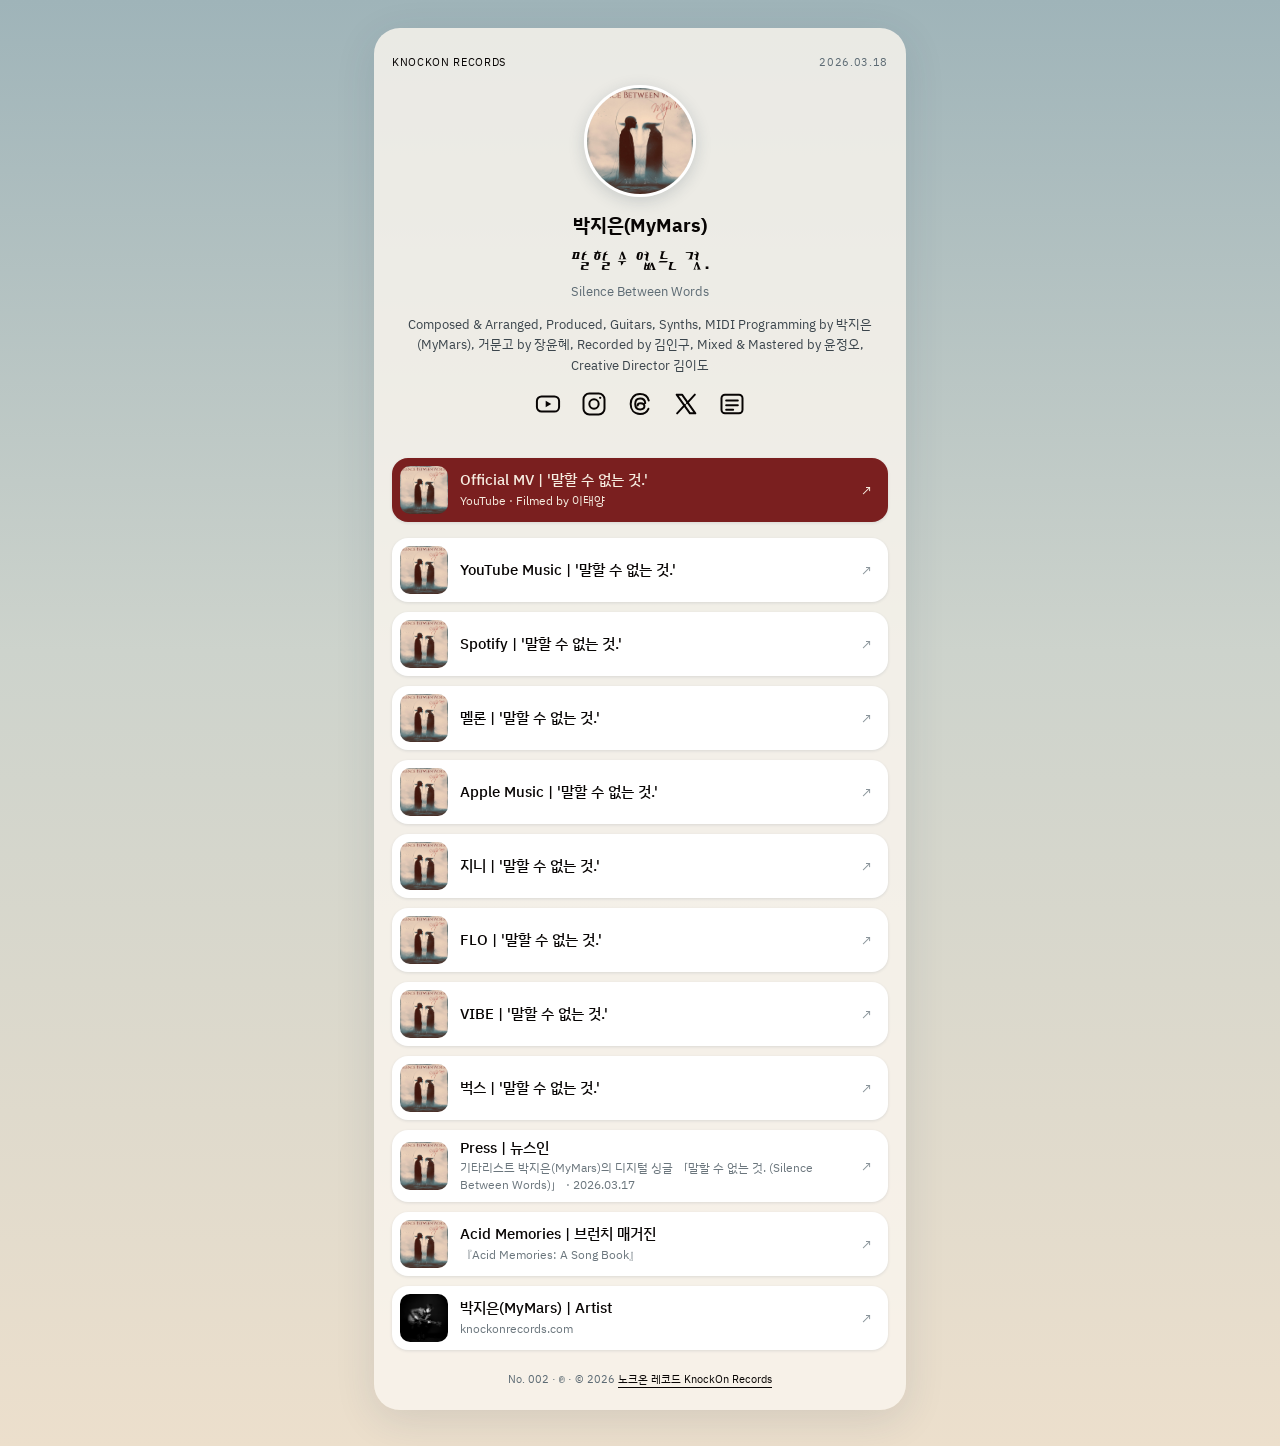
<file: silence.html>
<!DOCTYPE html>
<html lang="ko">
<head>
  <meta charset="utf-8">
  <meta name="viewport" content="width=device-width, initial-scale=1">
  <title>박지은(MyMars) · 말할 수 없는 것. | KnockOn Records</title>
  <meta name="description" content="박지은(MyMars) 디지털 싱글 「말할 수 없는 것.」(Silence Between Words), 2026.03.18 발매. Spotify·Apple Music·YouTube Music·멜론·지니·FLO·벅스·VIBE에서 듣기, 공식 뮤직비디오.">
  <meta property="og:title" content="박지은(MyMars) · 말할 수 없는 것.">
  <meta property="og:description" content="Silence Between Words · Digital Single · 2026.03.18 · 지금 듣기">
  <meta property="og:image" content="https://knockonrecords.com/images/silence-between-words.jpg">
  <link rel="canonical" href="https://knockonrecords.com/silence.html">
  <meta property="og:url" content="https://knockonrecords.com/silence.html">
  <meta property="og:type" content="music.album">
  <meta property="og:site_name" content="KnockOn Records">
  <meta property="og:locale" content="ko_KR">
  <meta name="twitter:card" content="summary_large_image">
  <link rel="icon" href="images/logo-128.png">
  <link rel="preconnect" href="https://fonts.googleapis.com">
  <link rel="preconnect" href="https://fonts.gstatic.com" crossorigin>
  <link rel="stylesheet" href="https://fonts.googleapis.com/css2?family=Syne:wght@800&family=IBM+Plex+Sans+KR:wght@400;500;700&display=swap">
  <link rel="stylesheet" href="style.css?v=1.22.8">
  <script type="application/ld+json">
  {"@context":"https://schema.org","@type":"MusicAlbum","@id":"https://knockonrecords.com/releases.html#silence","name":"말할 수 없는 것.","alternateName":"Silence Between Words","albumReleaseType":"https://schema.org/SingleRelease","datePublished":"2026-03-18","url":"https://knockonrecords.com/silence.html","image":"https://knockonrecords.com/images/silence-between-words.jpg","byArtist":{"@id":"https://knockonrecords.com/artist-mymars.html#artist","@type":"Person","name":"박지은(MyMars)"},"recordLabel":{"@type":"Organization","name":"노크온 레코드","url":"https://knockonrecords.com/"},"sameAs":["https://youtu.be/brgR5-PZNLY","https://open.spotify.com/album/0y22RpZ1G8AhwVwwOaEjhG","https://music.apple.com/kr/album/%EB%A7%90%ED%95%A0-%EC%88%98-%EC%97%86%EB%8A%94-%EA%B2%83-single/1885490596","https://music.youtube.com/watch?v=WSH_aYlu-lg","https://www.melon.com/album/detail.htm?albumId=12927654","https://www.genie.co.kr/detail/albumInfo?axnm=87386001","https://www.music-flo.com/detail/album/452234088/albumtrack","https://music.bugs.co.kr/album/20797316","https://vibe.naver.com/track/101726893"]}
  </script>
  <style>
    
    body { background: linear-gradient(180deg, #9fb4b9 0%, #cdd3cc 45%, #ecdfcc 100%); min-height: 100vh; }
    .lt { max-width: 560px; margin: 0 auto; padding: 28px 14px 36px; }
    .lt-card { background: rgba(250,246,238,.82); border-radius: 26px; padding: 26px 18px 22px; box-shadow: 0 10px 40px rgba(40,60,80,.12); }
    .lt-top { display: flex; justify-content: space-between; align-items: center; font-size: 11px; text-transform: uppercase; letter-spacing: .06em; color: #5d6b74; margin-bottom: 14px; }
    .lt-top a { color: var(--fg); }
    .lt-av { width: 112px; height: 112px; border-radius: 50%; overflow: hidden; margin: 0 auto; border: 3px solid #fff; box-shadow: 0 4px 16px rgba(40,60,80,.18); }
    .lt-av img { width: 100%; height: 100%; object-fit: cover; }
    .lt-name { text-align: center; margin: 14px 0 4px; font-weight: 700; font-size: 19px; }
    .lt-title { text-align: center; font-family: var(--f-display); font-weight: 400; font-size: 26px; line-height: 1.2; margin: 6px 0 6px; font-synthesis: none; }
    .lt-en { text-align: center; font-size: 13px; color: #5d6b74; margin: 0; }
    .lt-cr { text-align: center; font-size: 12.5px; line-height: 1.65; color: #3b454c; margin: 12px 6px 4px; }
    .lt-sns { display: flex; justify-content: center; gap: 18px; margin: 14px 0 6px; }
    .lt-sns a { width: 28px; height: 28px; color: var(--fg); }
    .lt-sns svg { width: 100%; height: 100%; fill: none; stroke: currentColor; stroke-width: 1.7; stroke-linecap: round; stroke-linejoin: round; }
    .lt-sns svg .dot { fill: currentColor; stroke: none; }
    .lt-list { list-style: none; margin: 18px 0 0; padding: 0; display: grid; gap: 10px; }
    .lt-list a { position: relative; display: flex; align-items: center; gap: 12px; min-height: 64px; padding: 8px 44px 8px 8px; border-radius: 16px; background: #fff; color: var(--fg); box-shadow: 0 1px 3px rgba(40,60,80,.12); transition: transform .12s, box-shadow .12s; }
    .lt-list a:hover { transform: translateY(-1px); box-shadow: 0 6px 16px rgba(40,60,80,.16); }
    .lt-list img { width: 48px; height: 48px; border-radius: 10px; object-fit: cover; flex: none; }
    .lt-list b { display: block; font-weight: 500; font-size: 14.5px; line-height: 1.35; }
    .lt-list small { display: block; font-size: 11.5px; color: #6b767d; margin-top: 2px; }
    .lt-list a::after { content: "↗"; position: absolute; right: 16px; top: 50%; transform: translateY(-50%); color: #8a949a; }
    .lt-list a.mv { background: #7a1f1f; color: #f6ece0; }
    .lt-list a.mv small, .lt-list a.mv::after { color: #f6ece0; }
    .lt-foot { text-align: center; font-size: 11px; color: #5d6b74; margin-top: 20px; line-height: 1.7; }
    .lt-foot a { color: var(--fg); border-bottom: 1px solid currentColor; }
  </style>
</head>
<body>
<main class="lt">
  <div class="lt-card">
    <div class="lt-top"><a href="index.html">KnockOn Records</a><span>2026.03.18</span></div>
    <div class="lt-av"><img src="images/silence-between-words.jpg" alt="박지은(MyMars) 「말할 수 없는 것.」 커버" width="224" height="224"></div>
    <p class="lt-name">박지은(MyMars)</p>
    <h1 class="lt-title">말할 수 없는 것.</h1>
    <p class="lt-en">Silence Between Words</p>
    <p class="lt-cr">Composed &amp; Arranged, Produced, Guitars, Synths, MIDI Programming by 박지은(MyMars), 거문고 by 장윤혜, Recorded by 김인구, Mixed &amp; Mastered by 윤정오, Creative Director 김이도</p>
    <div class="lt-sns">
      <a href="https://www.youtube.com/@mymars2025" target="_blank" rel="noopener" aria-label="YouTube" title="YouTube"><svg viewBox="0 0 24 24" aria-hidden="true"><rect x="2.5" y="5.5" width="19" height="13" rx="4"/><path d="M10 9.2v5.6l4.8-2.8z" class="dot"/></svg></a>
      <a href="https://instagram.com/mymars2025" target="_blank" rel="noopener" aria-label="Instagram" title="Instagram"><svg viewBox="0 0 24 24" aria-hidden="true"><rect x="3" y="3" width="18" height="18" rx="5"/><circle cx="12" cy="12" r="4"/><circle cx="17.3" cy="6.7" r="1" class="dot"/></svg></a>
      <a href="https://www.threads.com/@mymars2025" target="_blank" rel="noopener" aria-label="Threads" title="Threads"><svg viewBox="0 0 24 24" aria-hidden="true"><path d="M16.5 11.2c-.3-2.6-2-3.9-4.3-3.9-2.6 0-4.3 1.9-4.3 4.7s1.7 4.7 4.3 4.7c2 0 3.6-1.1 3.6-2.9 0-1.6-1.3-2.5-3.2-2.5-1.6 0-2.6.8-2.6 1.9"/><path d="M19.5 9C18.6 5.4 15.8 3.5 12 3.5 7 3.5 4 7 4 12s3 8.5 8 8.5c3.4 0 6-1.6 7.2-4.4"/></svg></a>
      <a href="https://x.com/mymars2025" target="_blank" rel="noopener" aria-label="X" title="X"><svg viewBox="0 0 24 24" aria-hidden="true"><path d="M4 4h4.6L20 20h-4.6z"/><path d="M19.6 4l-6.7 7.3M4.4 20l6.7-7.3"/></svg></a>
      <a href="https://brunch.co.kr/magazine/acidmemories" target="_blank" rel="noopener" aria-label="Acid Memories 브런치" title="Acid Memories 브런치"><svg viewBox="0 0 24 24" aria-hidden="true"><rect x="3" y="4" width="18" height="16" rx="3"/><path d="M7 9h10M7 13h10M7 17h6"/></svg></a>
    </div>
    <ul class="lt-list">
      <li><a class="mv" href="https://youtu.be/brgR5-PZNLY" target="_blank" rel="noopener"><img src="images/silence-between-words.jpg" alt="" width="48" height="48"><span><b>Official MV | '말할 수 없는 것.'</b><small>YouTube · Filmed by 이태양</small></span></a></li>
      <li><a href="https://music.youtube.com/watch?v=WSH_aYlu-lg" target="_blank" rel="noopener"><img src="images/silence-between-words.jpg" alt="" width="48" height="48"><span><b>YouTube Music | '말할 수 없는 것.'</b></span></a></li>
      <li><a href="https://open.spotify.com/album/0y22RpZ1G8AhwVwwOaEjhG" target="_blank" rel="noopener"><img src="images/silence-between-words.jpg" alt="" width="48" height="48"><span><b>Spotify | '말할 수 없는 것.'</b></span></a></li>
      <li><a href="https://www.melon.com/album/detail.htm?albumId=12927654" target="_blank" rel="noopener"><img src="images/silence-between-words.jpg" alt="" width="48" height="48"><span><b>멜론 | '말할 수 없는 것.'</b></span></a></li>
      <li><a href="https://music.apple.com/kr/album/%EB%A7%90%ED%95%A0-%EC%88%98-%EC%97%86%EB%8A%94-%EA%B2%83-single/1885490596" target="_blank" rel="noopener"><img src="images/silence-between-words.jpg" alt="" width="48" height="48"><span><b>Apple Music | '말할 수 없는 것.'</b></span></a></li>
      <li><a href="https://www.genie.co.kr/detail/albumInfo?axnm=87386001" target="_blank" rel="noopener"><img src="images/silence-between-words.jpg" alt="" width="48" height="48"><span><b>지니 | '말할 수 없는 것.'</b></span></a></li>
      <li><a href="https://www.music-flo.com/detail/album/452234088/albumtrack" target="_blank" rel="noopener"><img src="images/silence-between-words.jpg" alt="" width="48" height="48"><span><b>FLO | '말할 수 없는 것.'</b></span></a></li>
      <li><a href="https://vibe.naver.com/track/101726893" target="_blank" rel="noopener"><img src="images/silence-between-words.jpg" alt="" width="48" height="48"><span><b>VIBE | '말할 수 없는 것.'</b></span></a></li>
      <li><a href="https://music.bugs.co.kr/album/20797316" target="_blank" rel="noopener"><img src="images/silence-between-words.jpg" alt="" width="48" height="48"><span><b>벅스 | '말할 수 없는 것.'</b></span></a></li>
      <li><a href="https://www.newsin.co.kr/news/articleView.html?idxno=130606" target="_blank" rel="noopener"><img src="images/silence-between-words.jpg" alt="" width="48" height="48"><span><b>Press | 뉴스인</b><small>기타리스트 박지은(MyMars)의 디지털 싱글 「말할 수 없는 것. (Silence Between Words)」 · 2026.03.17</small></span></a></li>
      <li><a href="https://brunch.co.kr/magazine/acidmemories" target="_blank" rel="noopener"><img src="images/silence-between-words.jpg" alt="" width="48" height="48"><span><b>Acid Memories | 브런치 매거진</b><small>『Acid Memories: A Song Book』</small></span></a></li>
      <li><a href="artist-mymars.html"><img src="images/hero-mymars.jpg" alt="" width="48" height="48"><span><b>박지은(MyMars) | Artist</b><small>knockonrecords.com</small></span></a></li>
    </ul>
    <p class="lt-foot">No. 002 · ℗ · © 2026 <a href="index.html">노크온 레코드 KnockOn Records</a></p>
  </div>
</main>
</body>
</html>
</file>
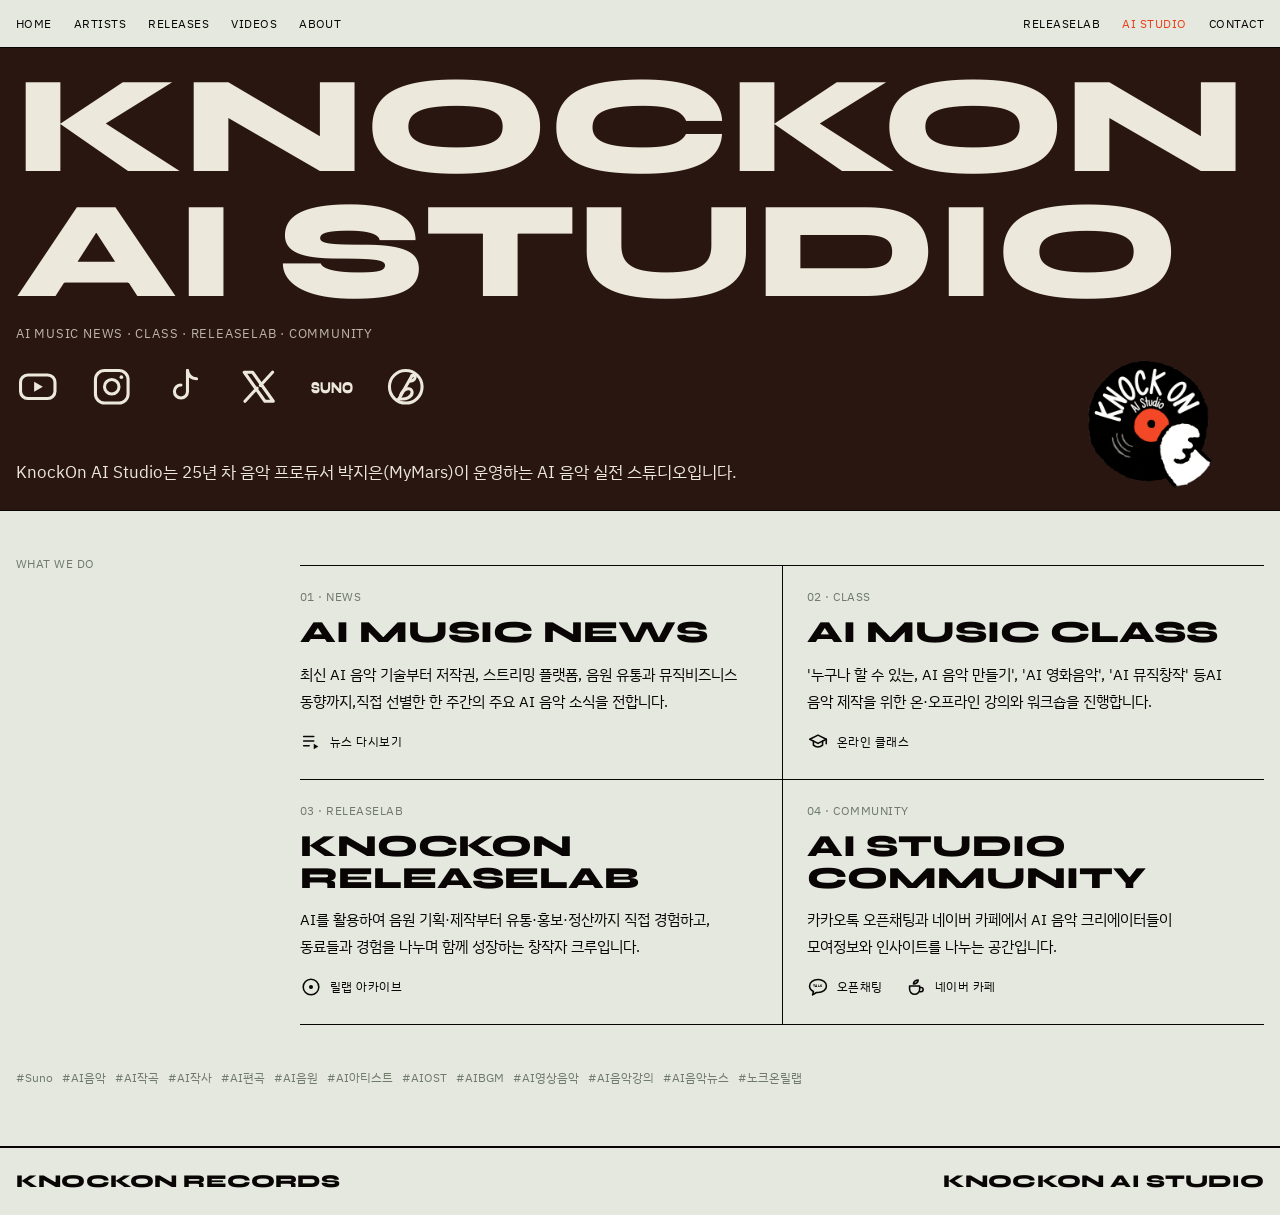
<file: studio.html>
<!DOCTYPE html>
<html lang="ko">
<head>
  <meta charset="utf-8">
  <meta name="viewport" content="width=device-width, initial-scale=1">
  <title>KnockOn AI Studio | KnockOn Records</title>
  <meta name="description" content="KnockOn AI Studio. AI 음악을 만들고 발매하는 창작자들의 커뮤니티.">
  <meta property="og:title" content="KnockOn AI Studio | KnockOn Records">
  <meta property="og:description" content="KnockOn AI Studio. AI 음악을 만들고 발매하는 창작자들의 커뮤니티.">
  <meta property="og:image" content="https://knockonrecords.com/images/og-studio.jpg">
  <meta property="og:image:width" content="1200">
  <meta property="og:image:height" content="630">
  <link rel="canonical" href="https://knockonrecords.com/studio.html">
  <meta property="og:url" content="https://knockonrecords.com/studio.html">
  <meta property="og:type" content="website">
  <meta property="og:site_name" content="KnockOn Records">
  <meta property="og:locale" content="ko_KR">
  <meta name="twitter:card" content="summary_large_image">
  <link rel="icon" href="images/logo-128.png">
  <link rel="preconnect" href="https://fonts.googleapis.com">
  <link rel="preconnect" href="https://fonts.gstatic.com" crossorigin>
  <link rel="stylesheet" href="https://fonts.googleapis.com/css2?family=Syne:wght@800&family=IBM+Plex+Sans+KR:wght@400;500;700&display=swap">
  <link rel="stylesheet" href="style.css?v=1.22.8">
</head>
<body>

<header class="top" id="top">
  <div class="menu">
    <button class="menu-btn" type="button" onclick="document.getElementById('top').classList.toggle('is-open')">Menu</button>
    <nav class="nav" aria-label="주 메뉴">
      <a href="index.html">Home</a>
      <a href="artists.html">Artists</a>
      <a href="releases.html">Releases</a>
      <a href="videos.html">Videos</a>
      <a href="about.html">About</a>
      <a class="nav-r" href="releaselab.html">ReleaseLab</a>
      <a href="studio.html" aria-current="page">AI Studio</a>
      <a href="contact.html">Contact</a>
    </nav>
  </div>
</header>

<main>

  <section class="a-hero" style="--w:#f0a818; --wf:#000; --wa:#000; --wl:rgba(0,0,0,.2)">
    <div class="txt" style="grid-column: 1 / -1">
      <div>
        <div class="st-mast">
          <h1>KnockOn<br>AI Studio</h1>
        </div>
        <p class="role">AI Music News · Class · ReleaseLab · Community</p>
        <p class="st-sns"><a href="https://www.youtube.com/@knockon_studio" target="_blank" rel="noopener" aria-label="YouTube" title="YouTube"><svg viewBox="0 0 24 24" aria-hidden="true"><rect x="2.5" y="5.5" width="19" height="13" rx="4"/><path d="M10 9.2v5.6l4.8-2.8z" class="dot"/></svg></a><a href="https://instagram.com/knockon_studio" target="_blank" rel="noopener" aria-label="Instagram" title="Instagram"><svg viewBox="0 0 24 24" aria-hidden="true"><rect x="3" y="3" width="18" height="18" rx="5"/><circle cx="12" cy="12" r="4"/><circle cx="17.3" cy="6.7" r="1" class="dot"/></svg></a><a href="https://tiktok.com/@knockon_studio" target="_blank" rel="noopener" aria-label="TikTok" title="TikTok"><svg viewBox="0 0 24 24" aria-hidden="true"><path d="M13.5 3v11.6a3.6 3.6 0 1 1-3.6-3.6"/><path d="M13.5 3c.4 2.6 2.3 4.4 5 4.6"/></svg></a><a href="https://x.com/knockon_studio" target="_blank" rel="noopener" aria-label="X" title="X"><svg viewBox="0 0 24 24" aria-hidden="true"><path d="M4 4h4.6L20 20h-4.6z"/><path d="M19.6 4l-6.7 7.3M4.4 20l6.7-7.3"/></svg></a><a href="https://suno.com/@knockon_studio" target="_blank" rel="noopener" aria-label="Suno" title="Suno"><svg viewBox="0 0 24 24" aria-hidden="true"><text x="12" y="15.4" text-anchor="middle" font-family="Syne, sans-serif" font-weight="800" font-size="9.2" fill="currentColor" stroke="none" textLength="23" lengthAdjust="spacingAndGlyphs">SUNO</text></svg></a><a href="https://brunch.co.kr/magazine/aimusic" target="_blank" rel="noopener" aria-label="KnockOn AI Studio 브런치 매거진" title="KnockOn AI Studio 브런치 매거진"><svg viewBox="0 0 24 24" aria-hidden="true"><circle cx="12" cy="12" r="9"/><path d="M8.2 18.8 15.4 5.9"/><path d="M15.4 5.9c1.5-.6 2.3.5 1.5 1.7-.6.9-1.7 1.3-2.9 1.3"/><path d="M9.3 16.5c1.5-3.8 6-4.6 6.2-1.6.2 2.6-3.3 4.3-6.9 3.7"/><path d="M7.3 19.3l1.3-.7"/></svg></a></p>
      </div>
      <div class="st-low">
        <p class="intro" style="max-width:none">KnockOn AI Studio는 25년 차 음악 프로듀서 박지은(MyMars)이 운영하는 AI 음악 실전 스튜디오입니다.</p>
        <img class="st-logo" src="images/logo-studio.png" alt="KnockOn AI Studio 로고" width="632" height="632">
      </div>
    </div>
  </section>

  <section class="sec gx">
    <div class="two">
      <p class="lab lab-muted">What We Do</p>
      <ol class="st-items">
        <li>
          <p class="st-no">01 · News</p>
          <h2>AI MUSIC NEWS</h2>
          <p class="body">최신 AI 음악 기술부터 저작권, 스트리밍 플랫폼, 음원 유통과 뮤직비즈니스 동향까지,<br class="dbr">직접 선별한 한 주간의 주요 AI 음악 소식을 전합니다.</p>
          <p class="st-go"><a href="https://youtube.com/playlist?list=PLJThe0RuPm2QiKisGmtvjpV1hLV2-yy1-" target="_blank" rel="noopener" aria-label="뉴스 다시보기" title="뉴스 다시보기"><svg viewBox="0 0 24 24" aria-hidden="true"><path d="M4 6h11M4 11h11M4 16h6"/><path d="M15 14v6l5-3z" class="dot"/></svg><span>뉴스 다시보기</span></a></p>
        </li>
        <li>
          <p class="st-no">02 · Class</p>
          <h2>AI MUSIC CLASS</h2>
          <p class="body">'누구나 할 수 있는, AI 음악 만들기', 'AI 영화음악', 'AI 뮤직창작' 등<br class="dbr">AI 음악 제작을 위한 온·오프라인 강의와 워크숍을 진행합니다.</p>
          <p class="st-go"><a href="https://smartstore.naver.com/soummusic/category/ca5069a03eed4fd382cf5d02d744a903?cp=1" target="_blank" rel="noopener" aria-label="온라인 클래스" title="온라인 클래스"><svg viewBox="0 0 24 24" aria-hidden="true"><path d="M3 9l9-4.5L21 9l-9 4.5z"/><path d="M7 11v4.5c1.5 1.3 3 2 5 2s3.5-.7 5-2V11"/><path d="M21 9v5"/></svg><span>온라인 클래스</span></a></p>
        </li>
        <li>
          <p class="st-no">03 · ReleaseLab</p>
          <h2>KnockOn ReleaseLab</h2>
          <p class="body">AI를 활용하여 음원 기획·제작부터 유통·홍보·정산까지 직접 경험하고,<br class="dbr">동료들과 경험을 나누며 함께 성장하는 창작자 크루입니다.</p>
          <p class="st-go"><a href="releaselab.html" aria-label="릴랩 아카이브" title="릴랩 아카이브"><svg viewBox="0 0 24 24" aria-hidden="true"><circle cx="12" cy="12" r="8.5"/><circle cx="12" cy="12" r="2.2" class="dot"/></svg><span>릴랩 아카이브</span></a></p>
        </li>
        <li>
          <p class="st-no">04 · Community</p>
          <h2>AI STUDIO COMMUNITY</h2>
          <p class="body">카카오톡 오픈채팅과 네이버 카페에서 AI 음악 크리에이터들이 모여<br class="dbr">정보와 인사이트를 나누는 공간입니다.</p>
          <p class="st-go"><a href="https://open.kakao.com/o/glDlkcsh" target="_blank" rel="noopener" aria-label="오픈채팅" title="오픈채팅"><svg viewBox="0 0 24 24" aria-hidden="true"><path d="M12 3.8c-5.1 0-9.2 3.2-9.2 7.1 0 2.5 1.7 4.7 4.2 6l-.9 3.7 4.2-2.6c.6.1 1.1.1 1.7.1 5.1 0 9.2-3.2 9.2-7.2S17.1 3.8 12 3.8z"/><text x="12" y="12.5" text-anchor="middle" font-family="Syne, sans-serif" font-weight="800" font-size="4.3" fill="currentColor" stroke="none" textLength="10.4" lengthAdjust="spacingAndGlyphs">TALK</text></svg><span>오픈채팅</span></a><a href="https://cafe.naver.com/knockonstudio" target="_blank" rel="noopener" aria-label="네이버 카페" title="네이버 카페"><svg viewBox="0 0 24 24" aria-hidden="true"><path d="M5 11h11v3.5A5.5 5.5 0 0 1 10.5 20 5.5 5.5 0 0 1 5 14.5z"/><path d="M16 12.5h1.5a2.3 2.3 0 0 1 0 4.6H16"/><path d="M9.2 8.6c0-2.4 2.2-4.1 5.2-4.1-.3 2.6-2.4 4.1-5.2 4.1z"/></svg><span>네이버 카페</span></a></p>
        </li>
      </ol>
    </div>
    <p class="st-tags"><span>#Suno</span> <span>#AI음악</span> <span>#AI작곡</span> <span>#AI작사</span> <span>#AI편곡</span> <span>#AI음원</span> <span>#AI아티스트</span> <span>#AIOST</span> <span>#AIBGM</span> <span>#AI영상음악</span> <span>#AI음악강의</span> <span>#AI음악뉴스</span> <span>#노크온릴랩</span></p>
  </section>

</main>

<footer class="foot gx">
  <a class="name" href="releases.html">KnockOn Records</a>
  <a class="name" href="studio.html">KnockOn AI Studio</a>
</footer>

</body>
</html>
</file>
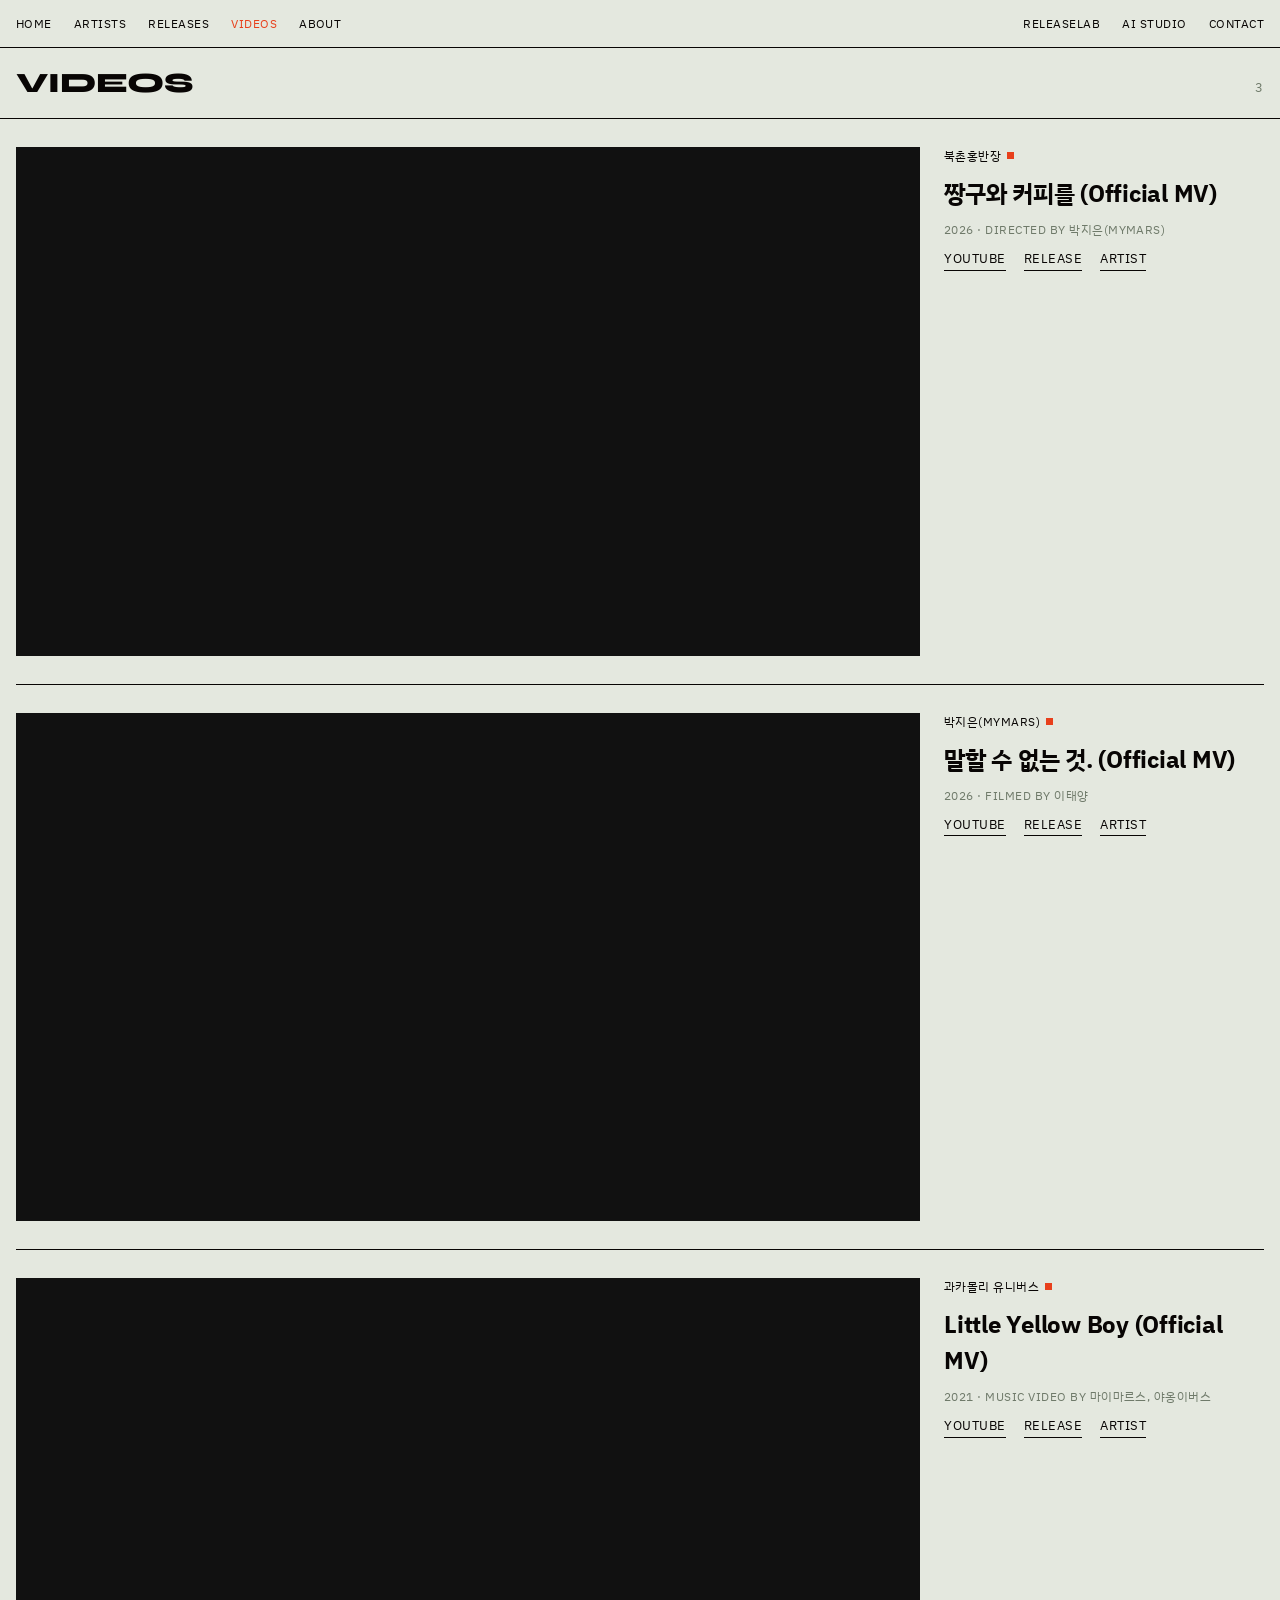
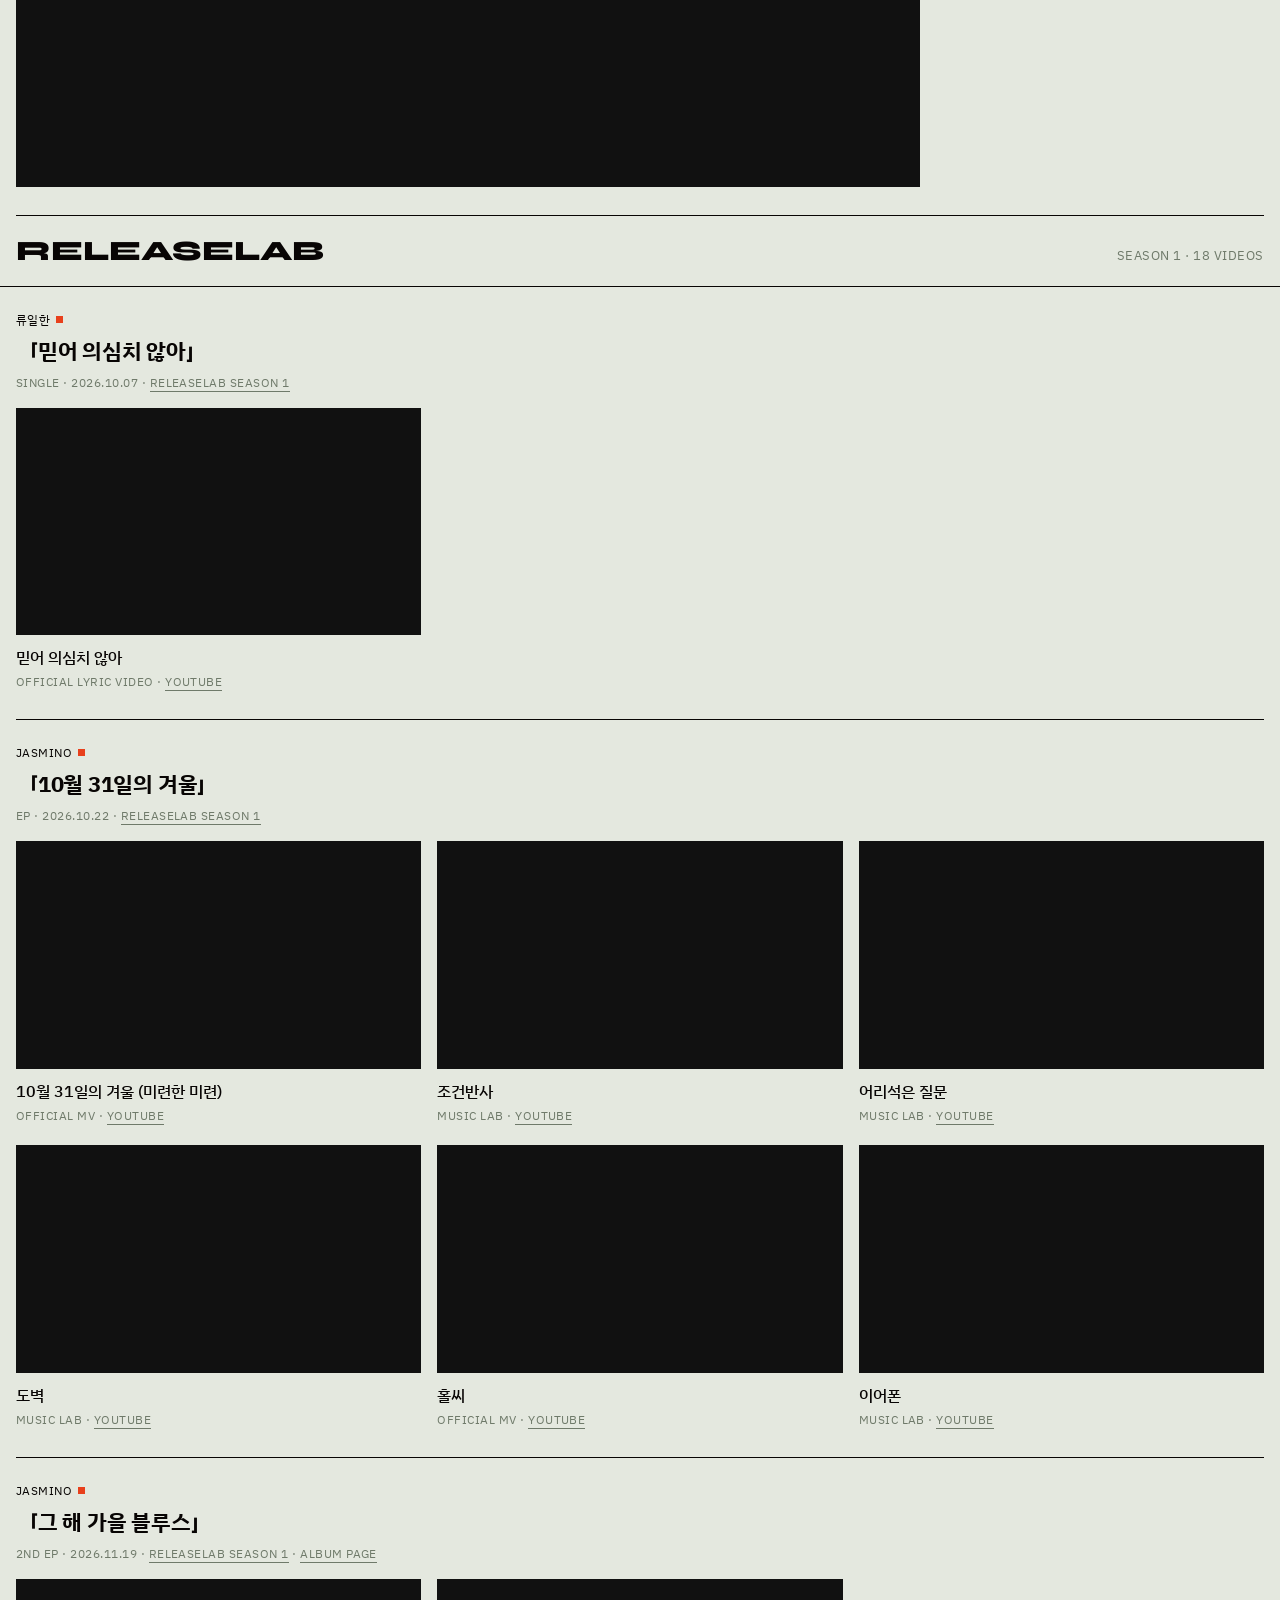
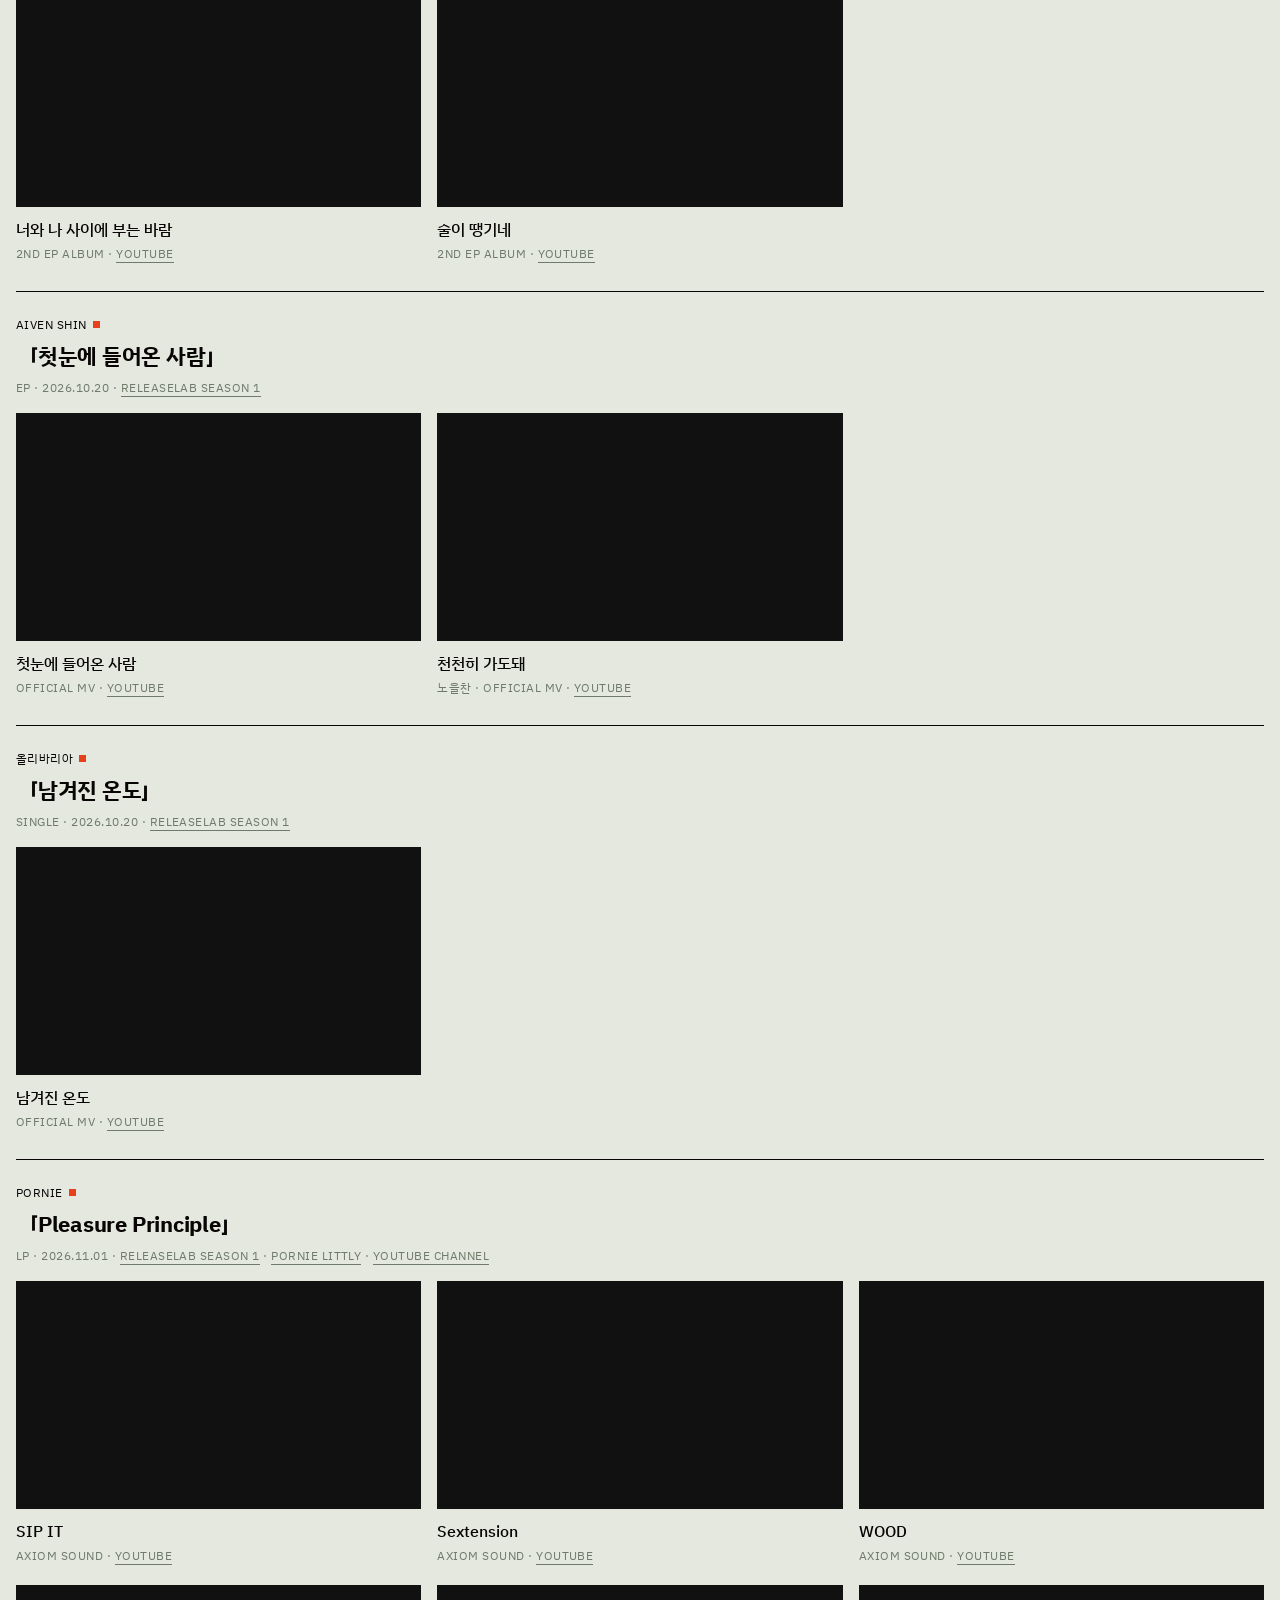
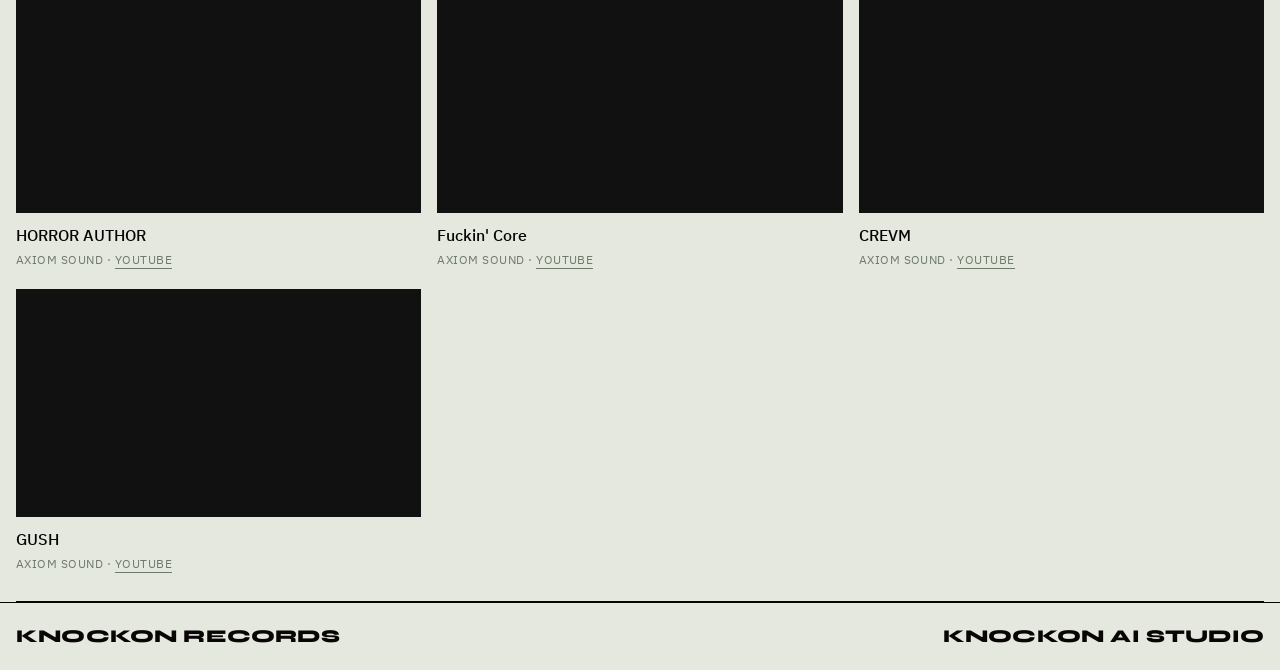
<file: videos.html>
<!DOCTYPE html>
<html lang="ko">
<head>
  <meta charset="utf-8">
  <meta name="viewport" content="width=device-width, initial-scale=1">
  <title>Videos | KnockOn Records</title>
  <meta name="description" content="노크온 레코드 공식 뮤직비디오: 박지은(MyMars) 「말할 수 없는 것.」, 과카몰리 유니버스 「Little Yellow Boy」.">
  <meta property="og:title" content="Videos | KnockOn Records">
  <meta property="og:description" content="노크온 레코드 공식 뮤직비디오: 박지은(MyMars) 「말할 수 없는 것.」, 과카몰리 유니버스 「Little Yellow Boy」.">
  <meta property="og:image" content="https://knockonrecords.com/images/og.jpg">
  <meta property="og:image:width" content="1200">
  <meta property="og:image:height" content="630">
  <link rel="canonical" href="https://knockonrecords.com/videos.html">
  <meta property="og:url" content="https://knockonrecords.com/videos.html">
  <meta property="og:type" content="website">
  <meta property="og:site_name" content="KnockOn Records">
  <meta property="og:locale" content="ko_KR">
  <meta name="twitter:card" content="summary_large_image">
  <link rel="icon" href="images/logo-128.png">
  <link rel="preconnect" href="https://fonts.googleapis.com">
  <link rel="preconnect" href="https://fonts.gstatic.com" crossorigin>
  <link rel="stylesheet" href="https://fonts.googleapis.com/css2?family=Syne:wght@800&family=IBM+Plex+Sans+KR:wght@400;500;700&display=swap">
  <link rel="stylesheet" href="style.css?v=1.22.8">
</head>
<body>

<header class="top" id="top">
  <div class="menu">
    <button class="menu-btn" type="button" onclick="document.getElementById('top').classList.toggle('is-open')">Menu</button>
    <nav class="nav" aria-label="주 메뉴">
      <a href="index.html">Home</a>
      <a href="artists.html">Artists</a>
      <a href="releases.html">Releases</a>
      <a href="videos.html" aria-current="page">Videos</a>
      <a href="about.html">About</a>
      <a class="nav-r" href="releaselab.html">ReleaseLab</a>
      <a href="studio.html">AI Studio</a>
      <a href="contact.html">Contact</a>
    </nav>
  </div>
</header>

<main>

  <div class="sec-head gx"><span>Videos</span><span class="lab lab-muted">3</span></div>
  <div class="gx">
    <article class="video" id="hangok-mv">
      <div class="frame"><iframe src="https://www.youtube.com/embed/gJ2YL6I1ieM" title="북촌홍반장 - 짱구와 커피를 (Official MV)" loading="lazy" allow="accelerometer; encrypted-media; picture-in-picture" allowfullscreen></iframe></div>
      <div class="meta">
        <p class="lab mark">북촌홍반장</p>
        <h2>짱구와 커피를 (Official MV)</h2>
        <p class="lab lab-muted">2026 · Directed by 박지은(MyMars)</p>
        <p class="links"><a href="https://youtu.be/gJ2YL6I1ieM" target="_blank" rel="noopener">YouTube</a><a href="releases.html#hangok">Release</a><a href="artist-bukchon.html">Artist</a></p>
      </div>
    </article>
    <article class="video" id="silence-mv">
      <div class="frame"><iframe src="https://www.youtube.com/embed/brgR5-PZNLY" title="박지은(MyMars) - 말할 수 없는 것. (Official MV)" loading="lazy" allow="accelerometer; encrypted-media; picture-in-picture" allowfullscreen></iframe></div>
      <div class="meta">
        <p class="lab mark">박지은(MyMars)</p>
        <h2>말할 수 없는 것. (Official MV)</h2>
        <p class="lab lab-muted">2026 · Filmed by 이태양</p>
        <p class="links"><a href="https://youtu.be/brgR5-PZNLY" target="_blank" rel="noopener">YouTube</a><a href="releases.html#silence">Release</a><a href="artist-mymars.html">Artist</a></p>
      </div>
    </article>
    <article class="video" id="lyb-mv">
      <div class="frame"><iframe src="https://www.youtube.com/embed/xnxlw6SJ6yg" title="과카몰리 유니버스 - Little Yellow Boy (Official MV)" loading="lazy" allow="accelerometer; encrypted-media; picture-in-picture" allowfullscreen></iframe></div>
      <div class="meta">
        <p class="lab mark">과카몰리 유니버스</p>
        <h2>Little Yellow Boy (Official MV)</h2>
        <p class="lab lab-muted">2021 · Music Video by 마이마르스, 야옹이버스</p>
        <p class="links"><a href="https://youtu.be/xnxlw6SJ6yg" target="_blank" rel="noopener">YouTube</a><a href="releases.html#lyb">Release</a><a href="artist-guacamolly.html">Artist</a></p>
      </div>
    </article>
  </div>

  <div class="sec-head gx" id="releaselab"><span>ReleaseLab</span><span class="lab lab-muted">Season 1 · 18 Videos</span></div>
  <div class="gx">
    <div class="valbum">
      <div class="vhead"><p class="lab mark">류일한</p><h2>「믿어 의심치 않아」</h2><p class="lab lab-muted">Single · 2026.10.07 · <a href="releaselab.html#vol01">ReleaseLab Season 1</a></p></div>
      <div class="vgrid">
      <article class="vcard">
        <div class="frame"><iframe src="https://www.youtube.com/embed/JEqSfSj8ssU" title="류일한 - 믿어 의심치 않아" loading="lazy" allow="accelerometer; encrypted-media; picture-in-picture" allowfullscreen></iframe></div>
        <h3>믿어 의심치 않아</h3>
        <p class="lab lab-muted">Official Lyric Video · <a href="https://youtu.be/JEqSfSj8ssU" target="_blank" rel="noopener">YouTube</a></p>
      </article>
      </div>
    </div>
    <div class="valbum">
      <div class="vhead"><p class="lab mark">jasmino</p><h2>「10월 31일의 겨울」</h2><p class="lab lab-muted">EP · 2026.10.22 · <a href="releaselab.html#vol01">ReleaseLab Season 1</a></p></div>
      <div class="vgrid">
      <article class="vcard">
        <div class="frame"><iframe src="https://www.youtube.com/embed/8i3Bi5uczE8" title="jasmino - 10월 31일의 겨울 (미련한 미련)" loading="lazy" allow="accelerometer; encrypted-media; picture-in-picture" allowfullscreen></iframe></div>
        <h3>10월 31일의 겨울 (미련한 미련)</h3>
        <p class="lab lab-muted">Official MV · <a href="https://youtu.be/8i3Bi5uczE8" target="_blank" rel="noopener">YouTube</a></p>
      </article>
      <article class="vcard">
        <div class="frame"><iframe src="https://www.youtube.com/embed/iIqyj6ZrwOs" title="jasmino - 조건반사" loading="lazy" allow="accelerometer; encrypted-media; picture-in-picture" allowfullscreen></iframe></div>
        <h3>조건반사</h3>
        <p class="lab lab-muted">Music Lab · <a href="https://youtu.be/iIqyj6ZrwOs" target="_blank" rel="noopener">YouTube</a></p>
      </article>
      <article class="vcard">
        <div class="frame"><iframe src="https://www.youtube.com/embed/NTdykzAiVCE" title="jasmino - 어리석은 질문" loading="lazy" allow="accelerometer; encrypted-media; picture-in-picture" allowfullscreen></iframe></div>
        <h3>어리석은 질문</h3>
        <p class="lab lab-muted">Music Lab · <a href="https://youtu.be/NTdykzAiVCE" target="_blank" rel="noopener">YouTube</a></p>
      </article>
      <article class="vcard">
        <div class="frame"><iframe src="https://www.youtube.com/embed/MEWDP5m0edU" title="jasmino - 도벽" loading="lazy" allow="accelerometer; encrypted-media; picture-in-picture" allowfullscreen></iframe></div>
        <h3>도벽</h3>
        <p class="lab lab-muted">Music Lab · <a href="https://youtu.be/MEWDP5m0edU" target="_blank" rel="noopener">YouTube</a></p>
      </article>
      <article class="vcard">
        <div class="frame"><iframe src="https://www.youtube.com/embed/7KxUl4-EdYI" title="jasmino - 홀씨" loading="lazy" allow="accelerometer; encrypted-media; picture-in-picture" allowfullscreen></iframe></div>
        <h3>홀씨</h3>
        <p class="lab lab-muted">Official MV · <a href="https://youtu.be/7KxUl4-EdYI" target="_blank" rel="noopener">YouTube</a></p>
      </article>
      <article class="vcard">
        <div class="frame"><iframe src="https://www.youtube.com/embed/V-8eZAXfMgI" title="jasmino - 이어폰" loading="lazy" allow="accelerometer; encrypted-media; picture-in-picture" allowfullscreen></iframe></div>
        <h3>이어폰</h3>
        <p class="lab lab-muted">Music Lab · <a href="https://youtu.be/V-8eZAXfMgI" target="_blank" rel="noopener">YouTube</a></p>
      </article>
      </div>
    </div>
    <div class="valbum">
      <div class="vhead"><p class="lab mark">jasmino</p><h2>「그 해 가을 블루스」</h2><p class="lab lab-muted">2nd EP · 2026.11.19 · <a href="releaselab.html#vol01">ReleaseLab Season 1</a> · <a href="https://jasmino-autumn.netlify.app/" target="_blank" rel="noopener">Album Page</a></p></div>
      <div class="vgrid">
      <article class="vcard">
        <div class="frame"><iframe src="https://www.youtube.com/embed/q_PO2PICVjk" title="jasmino - 너와 나 사이에 부는 바람" loading="lazy" allow="accelerometer; encrypted-media; picture-in-picture" allowfullscreen></iframe></div>
        <h3>너와 나 사이에 부는 바람</h3>
        <p class="lab lab-muted">2nd EP Album · <a href="https://youtu.be/q_PO2PICVjk" target="_blank" rel="noopener">YouTube</a></p>
      </article>
      <article class="vcard">
        <div class="frame"><iframe src="https://www.youtube.com/embed/5jR-b1pwVgM" title="jasmino - 술이 땡기네" loading="lazy" allow="accelerometer; encrypted-media; picture-in-picture" allowfullscreen></iframe></div>
        <h3>술이 땡기네</h3>
        <p class="lab lab-muted">2nd EP Album · <a href="https://youtu.be/5jR-b1pwVgM" target="_blank" rel="noopener">YouTube</a></p>
      </article>
      </div>
    </div>
    <div class="valbum">
      <div class="vhead"><p class="lab mark">AIVEN SHIN</p><h2>「첫눈에 들어온 사람」</h2><p class="lab lab-muted">EP · 2026.10.20 · <a href="releaselab.html#vol01">ReleaseLab Season 1</a></p></div>
      <div class="vgrid">
      <article class="vcard">
        <div class="frame"><iframe src="https://www.youtube.com/embed/QmuhtiyFR84" title="AIVEN SHIN - 첫눈에 들어온 사람" loading="lazy" allow="accelerometer; encrypted-media; picture-in-picture" allowfullscreen></iframe></div>
        <h3>첫눈에 들어온 사람</h3>
        <p class="lab lab-muted">Official MV · <a href="https://youtu.be/QmuhtiyFR84" target="_blank" rel="noopener">YouTube</a></p>
      </article>
      <article class="vcard">
        <div class="frame"><iframe src="https://www.youtube.com/embed/R5rHQ1Qx9RE" title="AIVEN SHIN - 천천히 가도돼" loading="lazy" allow="accelerometer; encrypted-media; picture-in-picture" allowfullscreen></iframe></div>
        <h3>천천히 가도돼</h3>
        <p class="lab lab-muted">노을찬 · Official MV · <a href="https://youtu.be/R5rHQ1Qx9RE" target="_blank" rel="noopener">YouTube</a></p>
      </article>
      </div>
    </div>
    <div class="valbum">
      <div class="vhead"><p class="lab mark">올리바리아</p><h2>「남겨진 온도」</h2><p class="lab lab-muted">Single · 2026.10.20 · <a href="releaselab.html#vol01">ReleaseLab Season 1</a></p></div>
      <div class="vgrid">
      <article class="vcard">
        <div class="frame"><iframe src="https://www.youtube.com/embed/IlswqDi4DBI" title="올리바리아 - 남겨진 온도" loading="lazy" allow="accelerometer; encrypted-media; picture-in-picture" allowfullscreen></iframe></div>
        <h3>남겨진 온도</h3>
        <p class="lab lab-muted">Official MV · <a href="https://youtu.be/IlswqDi4DBI" target="_blank" rel="noopener">YouTube</a></p>
      </article>
      </div>
    </div>
    <div class="valbum">
      <div class="vhead"><p class="lab mark">pornie</p><h2>「Pleasure Principle」</h2><p class="lab lab-muted">LP · 2026.11.01 · <a href="releaselab.html#vol01">ReleaseLab Season 1</a> · <a href="https://litt.ly/pornie" target="_blank" rel="noopener">pornie Littly</a> · <a href="https://www.youtube.com/@axiomsound-x2v/videos" target="_blank" rel="noopener">YouTube Channel</a></p></div>
      <div class="vgrid">
      <article class="vcard">
        <div class="frame"><iframe src="https://www.youtube.com/embed/nxnbiiPUVEc" title="pornie - SIP IT" loading="lazy" allow="accelerometer; encrypted-media; picture-in-picture" allowfullscreen></iframe></div>
        <h3>SIP IT</h3>
        <p class="lab lab-muted">Axiom Sound · <a href="https://youtu.be/nxnbiiPUVEc" target="_blank" rel="noopener">YouTube</a></p>
      </article>
      <article class="vcard">
        <div class="frame"><iframe src="https://www.youtube.com/embed/nm103QIQeb0" title="pornie - Sextension" loading="lazy" allow="accelerometer; encrypted-media; picture-in-picture" allowfullscreen></iframe></div>
        <h3>Sextension</h3>
        <p class="lab lab-muted">Axiom Sound · <a href="https://youtu.be/nm103QIQeb0" target="_blank" rel="noopener">YouTube</a></p>
      </article>
      <article class="vcard">
        <div class="frame"><iframe src="https://www.youtube.com/embed/SklYKsMjr-A" title="pornie - WOOD" loading="lazy" allow="accelerometer; encrypted-media; picture-in-picture" allowfullscreen></iframe></div>
        <h3>WOOD</h3>
        <p class="lab lab-muted">Axiom Sound · <a href="https://youtu.be/SklYKsMjr-A" target="_blank" rel="noopener">YouTube</a></p>
      </article>
      <article class="vcard">
        <div class="frame"><iframe src="https://www.youtube.com/embed/hTcfEgYHw-Y" title="pornie - HORROR AUTHOR" loading="lazy" allow="accelerometer; encrypted-media; picture-in-picture" allowfullscreen></iframe></div>
        <h3>HORROR AUTHOR</h3>
        <p class="lab lab-muted">Axiom Sound · <a href="https://youtu.be/hTcfEgYHw-Y" target="_blank" rel="noopener">YouTube</a></p>
      </article>
      <article class="vcard">
        <div class="frame"><iframe src="https://www.youtube.com/embed/YG-sG0-cnGU" title="pornie - Fuckin' Core" loading="lazy" allow="accelerometer; encrypted-media; picture-in-picture" allowfullscreen></iframe></div>
        <h3>Fuckin' Core</h3>
        <p class="lab lab-muted">Axiom Sound · <a href="https://youtu.be/YG-sG0-cnGU" target="_blank" rel="noopener">YouTube</a></p>
      </article>
      <article class="vcard">
        <div class="frame"><iframe src="https://www.youtube.com/embed/wGVTPPudn8s" title="pornie - CREVM" loading="lazy" allow="accelerometer; encrypted-media; picture-in-picture" allowfullscreen></iframe></div>
        <h3>CREVM</h3>
        <p class="lab lab-muted">Axiom Sound · <a href="https://youtu.be/wGVTPPudn8s" target="_blank" rel="noopener">YouTube</a></p>
      </article>
      <article class="vcard">
        <div class="frame"><iframe src="https://www.youtube.com/embed/q5m3FIQHDgA" title="pornie - GUSH" loading="lazy" allow="accelerometer; encrypted-media; picture-in-picture" allowfullscreen></iframe></div>
        <h3>GUSH</h3>
        <p class="lab lab-muted">Axiom Sound · <a href="https://youtu.be/q5m3FIQHDgA" target="_blank" rel="noopener">YouTube</a></p>
      </article>
      </div>
    </div>
  </div>

</main>

<footer class="foot gx">
  <a class="name" href="releases.html">KnockOn Records</a>
  <a class="name" href="studio.html">KnockOn AI Studio</a>
</footer>

</body>
</html>
</file>
<file: style.css>
@font-face { font-family: "YDP Mullae Metallic"; src: url("fonts/YDPCF-MullaeMetallic-Regular.otf") format("opentype"); font-display: swap; unicode-range: U+AC00-D7A3, U+1100-11FF, U+3130-318F; }



:root {
  --bg: #e4e8df;      
  --band: #e8401c;    
  --band-fg: #f3ead9; 
  --fg: #080504;      
  --muted: #6f7a6a;   
  --line: #080504;
  --accent: #f0a818;  
  --red: #e8401c;     
  --bar: 48px;
  --w: #2a1610;       
  --wf: #ece8dc;
  --wa: #e8401c;
  --wl: rgba(236,232,220,.3);
  
  --f-body: "IBM Plex Sans KR", "IBM Plex Sans", "Apple SD Gothic Neo", sans-serif;
  --f-display: "YDP Mullae Metallic", "Syne", "Apple SD Gothic Neo", sans-serif;
  --f-mono: var(--f-body);
  color-scheme: light;
}

*, *::before, *::after { box-sizing: border-box; }
html { scroll-behavior: smooth; }
body {
  margin: 0; background: var(--bg); color: var(--fg);
  font-family: var(--f-body);
  font-size: 14px; line-height: 1.5; -webkit-font-smoothing: antialiased; word-break: keep-all;
  font-variant-numeric: tabular-nums;
}
img { max-width: 100%; height: auto; display: block; }
a { color: inherit; text-decoration: none; }
a:focus-visible, button:focus-visible { outline: 2px solid var(--accent); outline-offset: 2px; }
h1, h2, h3, p, ul, figure { margin: 0; }
ul { padding: 0; list-style: none; }
.gx { padding-left: max(16px, env(safe-area-inset-left, 0px)); padding-right: max(16px, env(safe-area-inset-right, 0px)); }


.lab { font-family: var(--f-mono); font-size: 12px; text-transform: uppercase; letter-spacing: .04em; }
.lab-muted { color: var(--muted); }
.serif { font-family: var(--f-body); font-weight: 500; }
.quote { font-size: clamp(24px, 3.8vw, 48px); line-height: 1.3; letter-spacing: -0.025em; font-weight: 500; text-wrap: balance; }
.big { font-size: clamp(26px, 4vw, 48px); line-height: 1.15; font-weight: 500; letter-spacing: -0.02em; text-wrap: balance; }
.body { font-size: 15px; line-height: 1.8; max-width: 40em; }
.body + .body { margin-top: 1.1em; }
.body.serif { font-size: 16px; line-height: 1.85; font-weight: 400; }
.u { border-bottom: 1px solid currentColor; padding-bottom: 1px; }
.u:hover { color: var(--wa); }
.mark::after { content: ""; display: inline-block; width: 7px; height: 7px; background: var(--wa); margin-left: 6px; vertical-align: 1px; }


.top { position: sticky; top: 0; z-index: 30; display: grid; grid-template-columns: 1fr; height: var(--bar); background: var(--bg); border-bottom: 1px solid var(--line); }
.tile { background: var(--accent); display: flex; align-items: center; justify-content: center; }
.tile img { height: 36px; width: auto; }
.menu { display: flex; align-items: center; justify-content: flex-start; gap: 22px; padding-inline: 16px; }
.menu .name { font-size: 14px; letter-spacing: .01em; }
.nav { display: flex; gap: 22px; flex: 1; }
.nav .nav-r { margin-left: auto; }  
.nav a { font-family: var(--f-mono); font-size: 12px; text-transform: uppercase; letter-spacing: .04em; color: var(--fg); }
.nav a:hover { color: var(--red); }
.nav a[aria-current="page"] { color: var(--red); }
.menu-btn { display: none; }


.slides { position: relative; height: calc(100vh - var(--bar)); min-height: 420px; max-height: 1100px; border-bottom: 1px solid var(--line); }
.track { display: flex; height: 100%; overflow-x: auto; overflow-y: hidden; scroll-snap-type: x mandatory; scrollbar-width: none; -webkit-overflow-scrolling: touch; }
.track::-webkit-scrollbar { display: none; }
.slide { position: relative; flex: 0 0 100%; height: 100%; scroll-snap-align: start; display: block; background: var(--w); }
.slide img { width: 100%; height: 100%; object-fit: cover; }
.slide .cap, .slide .soon { z-index: 1; }
.slide .cap { position: absolute; top: 18px; left: max(16px, env(safe-area-inset-left, 0px)); right: 64px; text-shadow: 0 1px 12px rgba(0,0,0,.6); }
.slide .cap span { display: block; font-size: 15px; text-transform: uppercase; letter-spacing: .02em; line-height: 1.35; }
.slide .cap .t { text-transform: none;  font-size: 20px; }
.slide .soon { position: absolute; z-index: 1; bottom: 18px; left: max(16px, env(safe-area-inset-left, 0px)); font-size: 12px; text-transform: uppercase; letter-spacing: .06em; background: var(--accent); color: #000; padding: 5px 9px; }
.arrow { position: absolute; top: 50%; transform: translateY(-50%); z-index: 2; width: 56px; height: 72px; border: 0; background: transparent; color: #fff; cursor: pointer; font-size: 0; filter: drop-shadow(0 1px 6px rgba(0,0,0,.6)); }
.arrow::before { content: ""; display: block; width: 0; height: 0; margin-inline: auto; border-top: 13px solid transparent; border-bottom: 13px solid transparent; }
.arrow.next { right: max(8px, env(safe-area-inset-right, 0px)); } .arrow.next::before { border-left: 18px solid #fff; }
.arrow.prev { left: max(8px, env(safe-area-inset-left, 0px)); } .arrow.prev::before { border-right: 18px solid #fff; }


.quote-band { padding-block: 72px; border-bottom: 1px solid var(--line); display: grid; gap: 22px; }
.quote-band .lab { color: var(--muted); }


.world { background: var(--w); color: var(--wf); border-bottom: 1px solid var(--line); }
.world .lab-muted { color: color-mix(in srgb, var(--wf) 60%, transparent); }
.rel { display: grid; grid-template-columns: minmax(280px, 38%) 1fr; }
.rel .art { padding: 24px; display: grid; gap: 14px; align-content: start; border-right: 1px solid var(--wl); }
.rel .art img { width: 100%; aspect-ratio: 1; object-fit: cover; }
.rel .head { display: flex; justify-content: space-between; gap: 12px; align-items: baseline; }
.rel .title {  font-size: clamp(26px, 3vw, 40px); line-height: 1.2; }
.rel .sub { font-size: 13px; text-transform: uppercase; letter-spacing: .04em; opacity: .75; }
.rel .info { padding: 24px; display: grid; gap: 20px; align-content: start; min-width: 0; }
.rel .desc {  font-size: 16px; line-height: 1.85; max-width: 44em; }
.tracks { border-top: 1px solid var(--wl); }
.tracks li { display: grid; grid-template-columns: 36px 1fr auto; gap: 14px; padding: 10px 0; border-bottom: 1px solid var(--wl); font-size: 14px; }
.tracks .n { opacity: .6; }
.tracks .d { opacity: .6; }
.listen { display: flex; flex-wrap: wrap; gap: 6px 16px; font-size: 13px; text-transform: uppercase; letter-spacing: .04em; }
.listen a { border-bottom: 1px solid currentColor; padding-bottom: 1px; opacity: .85; }
.listen a:hover { opacity: 1; color: var(--wa); }
.listen .k { opacity: .55; }
.btn { display: inline-flex; align-items: center; justify-content: center; height: 36px; padding-inline: 18px; border: 1px solid currentColor; font-size: 13px; text-transform: uppercase; letter-spacing: .06em; }
.btn:hover { background: var(--wf); color: var(--w); }
details { border-top: 1px solid var(--wl); }
details summary { cursor: pointer; padding: 10px 0; font-size: 12px; text-transform: uppercase; letter-spacing: .06em; opacity: .7; list-style: none; display: flex; justify-content: space-between; }
details summary::after { content: "+"; }
details[open] summary::after { content: "\2212"; }
details summary:hover { opacity: 1; }

.credit-t { display: grid; gap: 10px; }
.credit-t .ck { font-family: var(--f-mono); font-size: 12px; text-transform: uppercase; letter-spacing: .06em; opacity: .7; }
.credit-t dl { margin: 0; border-top: 1px solid var(--wl); }
.credit-t dl div { display: grid; grid-template-columns: minmax(150px, 38%) 1fr; gap: 14px; padding: 9px 0; border-bottom: 1px solid var(--wl); align-items: baseline; }
.credit-t dt { font-family: var(--f-mono); font-size: 12px; line-height: 1.5; text-transform: uppercase; letter-spacing: .04em; opacity: .6; }
.credit-t dd { margin: 0; font-size: 14px; line-height: 1.5; }
.credit-t .pc { font-family: var(--f-mono); font-size: 12px; opacity: .6; }
@media (max-width: 560px) { .credit-t dl div { grid-template-columns: 1fr; gap: 2px; } }
.soon-tag { display: inline-block; font-size: 11px; text-transform: uppercase; letter-spacing: .08em; background: var(--accent); color: #000; padding: 4px 8px; }


.sec { padding-block: 40px 56px; border-bottom: 1px solid var(--line); }
.sec-head { display: flex; justify-content: space-between; align-items: baseline; gap: 16px; padding-block: 14px; border-bottom: 1px solid var(--line); font-size: 22px; }
.sec-head .lab { font-size: 13px; }
.two { display: grid; grid-template-columns: 260px 1fr; gap: 24px; }
.two > .lab { padding-top: 4px; }


.roster { display: grid; grid-template-columns: repeat(2, 1fr); border-bottom: 1px solid var(--line); }   
.roster article { padding: 20px 16px 28px; border-right: 1px solid var(--line); display: grid; grid-template-columns: minmax(0, 1fr) minmax(0, 1fr); gap: 20px; align-items: start; }
.roster article:nth-child(2n) { border-right: 0; }
.roster article:nth-child(-n+2) { border-bottom: 1px solid var(--line); }
.roster .pic { display: block; aspect-ratio: 1; overflow: hidden; border: 1px solid var(--line); background: var(--bg); }
.roster .pic img { width: 100%; height: 100%; object-fit: cover; display: block; transition: transform .6s ease; }
.roster .pic img.ink { mix-blend-mode: multiply; object-fit: contain; padding: 8%; }   
.roster .pic:hover img { transform: scale(1.03); }
.roster .txt { display: grid; grid-template-columns: minmax(0, 1fr); gap: 10px; min-width: 0; }
.roster h2 { margin: 0; overflow-wrap: break-word; word-break: keep-all; font-family: var(--f-display); font-weight: 400; font-synthesis: none; font-size: calc((25vw - 26px) / 5.8); line-height: 1.1; }   
.roster h2 a { color: var(--fg); }
.roster h2 a:hover { color: var(--red); }
.roster h2 .en { display: block; font-family: var(--f-body); font-weight: 500; font-size: 13px; text-transform: uppercase; letter-spacing: .06em; margin-top: 6px; color: var(--muted); }
.roster .body { font-size: 15px; line-height: 1.7; max-width: 28em; }
.roster .rel a { font-size: 12px; text-transform: uppercase; letter-spacing: .04em; border-bottom: 1px solid currentColor; padding-bottom: 1px; }
.roster .rel a:hover { color: var(--red); }
@media (max-width: 800px) {
  .roster { grid-template-columns: 1fr; }
  .roster h2 { font-size: min(calc((100vw - 32px) / 5.8), 64px); }
  .roster article { border-right: 0; border-bottom: 1px solid var(--line); grid-template-columns: 1fr; }
  .roster article:last-child { border-bottom: 0; }
}


.a-hero { display: grid; grid-template-columns: 1fr 1fr; min-height: 60vh; background: var(--w); color: var(--wf); border-bottom: 1px solid var(--line); }
.a-hero .pic { min-height: 320px; }
.a-hero .pic img { width: 100%; height: 100%; object-fit: cover; }
.a-hero .txt { padding: 32px 24px; display: grid; align-content: space-between; gap: 32px; }
.a-hero h1 {  font-size: clamp(34px, 5vw, 64px); line-height: 1.1; font-weight: 400; }
.a-hero .role { font-size: 13px; text-transform: uppercase; letter-spacing: .06em; opacity: .75; margin-top: 10px; }
.a-hero .intro {  font-size: 17px; line-height: 1.9; max-width: 36em; }
.links { display: flex; flex-wrap: wrap; gap: 6px 18px; font-size: 13px; text-transform: uppercase; letter-spacing: .04em; }
.links a { border-bottom: 1px solid currentColor; padding-bottom: 1px; }
.links a:hover { color: var(--wa); }


.cards { display: grid; grid-template-columns: repeat(auto-fill, minmax(220px, 1fr)); gap: 24px 20px; }
.card { display: grid; gap: 10px; min-width: 0; }
.card .thumb { position: relative; aspect-ratio: 1; overflow: hidden; background: #111; }
.card .thumb.wide { aspect-ratio: 16 / 9; }
.card .thumb img { width: 100%; height: 100%; object-fit: cover; transition: transform .5s; }
.card:hover .thumb img { transform: scale(1.03); }
.card b { font-weight: 500; font-size: 15px; }
.card span { font-size: 12px; text-transform: uppercase; letter-spacing: .04em; color: var(--muted); display: block; margin-top: 2px; }
.card .soon-tag { position: absolute; top: 10px; left: 10px; z-index: 1; }


.video { display: grid; grid-template-columns: 1fr 320px; gap: 24px; padding-block: 28px; border-bottom: 1px solid var(--line); }
.video .frame { position: relative; aspect-ratio: 16 / 9; background: #111; overflow: hidden; }
.video .frame iframe, .video .frame img { position: absolute; inset: 0; width: 100%; height: 100%; border: 0; object-fit: cover; }
.video .frame .play { position: absolute; inset: 0; display: grid; place-items: center; color: #fff; font-size: 13px; text-transform: uppercase; letter-spacing: .1em; background: rgba(0,0,0,.25); }
.video .meta { display: grid; gap: 10px; align-content: start; }
.video .meta h2 {  font-size: 24px; font-weight: 400; }


.story { max-width: 44em; display: grid; gap: 1.2em; }
.story p {  font-size: 18px; line-height: 2; }
.story p.lead { font-size: clamp(22px, 2.6vw, 30px); line-height: 1.5; font-weight: 500; letter-spacing: -0.02em; }
.founder { display: grid; grid-template-columns: 240px 1fr; gap: 24px; align-items: end; }
.founder img { width: 100%; aspect-ratio: 1; object-fit: cover; }  


.email {  font-size: clamp(22px, 4.5vw, 56px); line-height: 1.1; word-break: break-all; }
.email:hover { color: var(--accent); }
.linklist { border-top: 1px solid var(--line); }
.linklist a { display: grid; grid-template-columns: 1fr auto; gap: 16px; padding: 12px 0; border-bottom: 1px solid var(--line); font-size: 15px; align-items: baseline; }
.linklist a span { font-size: 12px; color: var(--muted); text-transform: uppercase; letter-spacing: .04em; white-space: nowrap; }
.linklist a:hover, .linklist a:hover span { color: var(--accent); }


.foot { display: flex; justify-content: space-between; gap: 12px 24px; flex-wrap: wrap; padding-block: 20px; font-size: 13px; color: #bdbdbd; }
.foot ul { display: flex; flex-wrap: wrap; gap: 8px 20px; }
.foot a:hover { color: var(--accent); }
.foot .name { color: #fff; }


@media (max-width: 820px) {
  .menu-btn { display: inline-flex; align-items: center; gap: 8px; height: 100%; border: 0; background: transparent; font: inherit; font-size: 13px; text-transform: uppercase; letter-spacing: .04em; cursor: pointer; color: var(--fg); padding: 0; }
  .menu-btn::before { content: "\2630"; font-size: 18px; }
  .nav { display: none; position: absolute; left: 0; right: 0; top: var(--bar); background: #000; flex-direction: column; gap: 0; border-bottom: 1px solid var(--line); }
  .nav a { padding: 14px 16px; border-top: 1px solid var(--line); font-size: 15px; }
  .nav a[aria-current="page"] { color: var(--accent); border-bottom: 0; }
  .top.is-open .nav { display: flex; }
  .nav .nav-r { margin-left: 0; }
  .slides { height: 72vh; min-height: 360px; }
  .arrow { width: 44px; }
  .quote-band { padding-block: 48px; }
  .rel { grid-template-columns: 1fr; }
  .rel .art { border-right: 0; border-bottom: 1px solid var(--wl); padding: 16px; }
  .rel .info { padding: 16px; }
  .two { grid-template-columns: 1fr; gap: 14px; }
  .grid3 { grid-template-columns: 1fr; }
  .grid3 a { aspect-ratio: 4 / 3; border-right: 0; border-bottom: 1px solid var(--line); }
  .a-hero { grid-template-columns: 1fr; }
  .video { grid-template-columns: 1fr; }
  .founder { grid-template-columns: 1fr; }
  .founder img { max-width: 240px; }
  .sec { padding-block: 28px 40px; }
}
@media (prefers-reduced-motion: reduce) { html { scroll-behavior: auto; } .grid3 img, .card .thumb img { transition: none; } }


.world, .a-hero { --w: #2a1610 !important; --wf: #ece8dc !important; --wa: #e8401c !important; --wl: rgba(236,232,220,.3) !important; }
.menu .name, .foot .name { font-family: var(--f-display); font-weight: 900; text-transform: uppercase; font-size: 18px; letter-spacing: .01em; }
.rel .title, .a-hero h1, .big, .sec-head > span:first-child { font-family: var(--f-display); font-weight: 900; text-transform: uppercase; letter-spacing: 0; }
.rel .title { font-size: clamp(40px, 5vw, 72px); line-height: .9; }
.a-hero h1 { font-size: clamp(56px, 8vw, 120px); line-height: .98; }
.big { font-size: clamp(36px, 5vw, 64px); line-height: .95; }
.sec-head { font-family: var(--f-mono); font-size: 12px; text-transform: uppercase; letter-spacing: .04em; }
.sec-head > span:first-child { font-size: 28px; }
.quote-band .quote { font-size: clamp(20px, 2.3vw, 30px); font-weight: 500; line-height: 1.5; max-width: 30em; }
.foot { border-top: 1px solid var(--line); color: var(--fg); font-family: var(--f-mono); font-size: 12px; text-transform: uppercase; letter-spacing: .04em; }
.foot a:hover { color: var(--red); }
.soon-tag, .slide .soon { background: var(--fg); color: var(--bg); }
.card span, .linklist a span, .lab-muted { color: var(--muted); }
.card .thumb, .photo, .rel .cover { background: var(--w); }
.linklist a:hover, .linklist a:hover span, .u:hover, .links a:hover { color: var(--red); }
.email:hover { color: var(--red); }
.band { background: var(--w); color: var(--wf); }
.band .lab-muted { color: rgba(236,232,220,.6); }
.band .body { color: var(--wf); }
@media (max-width: 820px) { .nav { background: var(--bg); } .nav a[aria-current="page"] { color: var(--red); } }

.foot { align-items: center; }
.foot .sns { gap: 18px; }
.foot .sns a { display: block; width: 22px; height: 22px; }
.foot .sns svg { width: 100%; height: 100%; fill: none; stroke: currentColor; stroke-width: 1.8; stroke-linecap: round; stroke-linejoin: round; }
.foot .sns svg .dot { fill: currentColor; stroke: none; }


.st-mast { --fs: calc((100vw - 32px) / 9); }   
.st-mast h1 { font-size: var(--fs) !important; line-height: .9 !important; margin: 0; }
.st-low { display: flex; align-items: center; justify-content: space-between; gap: 32px; }
.st-low .intro { margin: 0; }
.st-logo { flex: none; display: block; width: clamp(100px, 16vw, 300px); height: auto; margin-right: 4%; }   
@media (max-width: 760px) { .st-low { flex-direction: column; align-items: flex-start; gap: 20px; } .st-logo { width: 150px; margin-right: 0; } }

.st-items { list-style: none; padding: 0; display: grid; grid-template-columns: repeat(2, 1fr); border-top: 1px solid var(--line); }
.st-items li { padding: 22px 24px 26px 0; border-bottom: 1px solid var(--line); }
.st-items li:nth-child(even) { padding-left: 24px; border-left: 1px solid var(--line); }
.st-items h2 { font-family: var(--f-display); font-weight: 900; text-transform: uppercase; font-size: clamp(22px, 2.4vw, 32px); line-height: 1.05; margin: 10px 0 12px; }
.st-no { font-family: var(--f-mono); font-size: 12px; text-transform: uppercase; letter-spacing: .04em; color: var(--muted); }
.st-items .links { margin-top: 14px; }
.st-tags { margin-top: 28px; font-family: var(--f-mono); font-size: 12px; line-height: 1.9; color: var(--muted); }
@media (max-width: 800px) {
  .st-items { grid-template-columns: 1fr; }
  .st-items li, .st-items li:nth-child(even) { padding: 20px 0 22px; border-left: 0; }
}
.st-tags span { white-space: nowrap; margin-right: .5em; }

.st-sns { display: flex; flex-wrap: wrap; gap: clamp(18px, 2.4vw, 30px); margin-top: 22px; }  
.st-sns a { display: block; width: clamp(32px, 3.4vw, 44px); height: clamp(32px, 3.4vw, 44px); color: var(--wf); }
.st-sns a:hover, .st-go a:hover { color: var(--red); }
.st-sns svg, .st-go svg { width: 100%; height: 100%; fill: none; stroke: currentColor; stroke-width: 1.7; stroke-linecap: round; stroke-linejoin: round; }
.st-sns svg .dot, .st-go svg .dot { fill: currentColor; stroke: none; }
.st-go { display: flex; flex-wrap: wrap; gap: 10px 22px; margin-top: 16px; }
.st-go a { display: inline-flex; align-items: center; gap: 8px; font-family: var(--f-mono); font-size: 12px; text-transform: uppercase; letter-spacing: .04em; }
.st-go svg { width: 22px; height: 22px; flex: none; }

.video .meta h2, .lead { font-family: var(--f-body); font-weight: 700; letter-spacing: -.01em; }

.menu .name, .foot .name, .rel .title, .a-hero h1, .big, .sec-head > span:first-child, .st-items h2, .video .meta h2, .lead, .w, .lab-hero .w, .vol .h b, .recruit .h b { font-synthesis: none; }

.a-hero h1 .nocap, .roster h2 .nocap { text-transform: none; }


.valbum { padding-block: 24px 28px; border-bottom: 1px solid var(--line); }
.vhead { display: grid; gap: 6px; margin-bottom: 16px; }
.vhead h2 { margin: 0; font-size: 22px; font-weight: 700; letter-spacing: -.01em; }
.vhead a, .vcard .lab a { border-bottom: 1px solid currentColor; }
.vhead a:hover, .vcard .lab a:hover { color: var(--red); }
.vgrid { display: grid; grid-template-columns: repeat(3, 1fr); gap: 20px 16px; }
.vcard .frame { position: relative; aspect-ratio: 16 / 9; background: #111; overflow: hidden; }
.vcard .frame iframe { position: absolute; inset: 0; width: 100%; height: 100%; border: 0; }
.vcard h3 { margin: 10px 0 4px; font-size: 16px; font-weight: 500; }
@media (max-width: 800px) { .vgrid { grid-template-columns: 1fr; } }


.ab-hero { padding-block: 28px 36px; border-bottom: 1px solid var(--line); display: grid; gap: 18px; }
.ab-knock { margin: 0; font-family: var(--f-display); font-weight: 800; font-synthesis: none; text-transform: uppercase; font-size: clamp(48px, 15vw, 240px); line-height: .86; letter-spacing: -.02em; }
.ab-lead { font-size: clamp(17px, 1.8vw, 24px); line-height: 1.7; max-width: 34em; margin: 0; }
.ab-facts { display: grid; grid-template-columns: repeat(4, 1fr); border-bottom: 1px solid var(--line); }
.ab-facts div { padding: 18px 16px 20px; border-right: 1px solid var(--line); display: grid; gap: 6px; }
.ab-facts div:last-child { border-right: 0; }
.ab-facts b { font-family: var(--f-display); font-weight: 800; font-synthesis: none; font-size: clamp(36px, 4.6vw, 64px); line-height: 1; }
.ab-houses { display: grid; grid-template-columns: 1fr 1fr; border-bottom: 1px solid var(--line); }
.house { display: grid; grid-template-columns: 120px 1fr; grid-template-rows: auto auto 1fr auto; gap: 6px 20px; padding: 28px 16px 30px; color: inherit; }
.house img { grid-row: 1 / 5; width: 120px; height: 120px; object-fit: contain; }
.house h2 { margin: 0; font-family: var(--f-display); font-weight: 800; font-synthesis: none; text-transform: uppercase; font-size: clamp(22px, 2.4vw, 34px); line-height: 1; }
.house .body { max-width: 30em; }
.house .go { font-size: 12px; text-transform: uppercase; letter-spacing: .04em; border-bottom: 1px solid currentColor; justify-self: start; margin-top: 8px; }
.house.a { background: #2a1610; color: #ece8dc; border-right: 1px solid var(--line); }
.house.a .lab, .house.a .go { color: #ece8dc; }
.house.b { background: #f0a818; color: #080504; }
.house:hover h2 { color: var(--red); }
.house.b:hover h2 { color: #fff; }
.ab-time { list-style: none; margin: 0; padding: 0; border-top: 1px solid var(--line); }
.ab-time li { display: grid; grid-template-columns: 96px 1fr auto; gap: 12px 18px; align-items: baseline; padding: 14px 0; border-bottom: 1px solid var(--line); }
.ab-time li b { font-weight: 500; font-size: 16px; }
.ab-time .k { font-size: 12px; text-transform: uppercase; letter-spacing: .04em; color: var(--muted); }
.big .nocap { text-transform: none; }
@media (max-width: 800px) {
  .ab-facts { grid-template-columns: 1fr 1fr; }
  .ab-facts div:nth-child(2) { border-right: 0; }
  .ab-facts div:nth-child(-n+2) { border-bottom: 1px solid var(--line); }
  .ab-houses { grid-template-columns: 1fr; }
  .house.a { border-right: 0; }
  .house { grid-template-columns: 80px 1fr; }
  .house img { width: 80px; height: 80px; }
  .ab-time li { grid-template-columns: 1fr; gap: 4px; }
}
.founder .big { font-size: clamp(24px, 2.6vw, 34px); line-height: 1.1; }
.team { display: grid; gap: 36px; }
.member { padding-top: 32px; border-top: 1px solid var(--line); }
.member .big { font-size: clamp(24px, 2.6vw, 34px); line-height: 1.1; }


.ct-hero { padding-block: 28px 36px; border-bottom: 1px solid var(--line); display: grid; gap: 18px; }
.ct-big { margin: 0; font-family: var(--f-display); font-weight: 800; font-synthesis: none; text-transform: uppercase; font-size: clamp(48px, 15vw, 240px); line-height: .86; letter-spacing: -.02em; }
.ct-lead { font-size: clamp(17px, 1.8vw, 24px); line-height: 1.7; max-width: 34em; margin: 0; }
.ct-mails { display: grid; grid-template-columns: repeat(3, 1fr); border-bottom: 1px solid var(--line); }
.mail { appearance: none; background: none; border: 0; border-right: 1px solid var(--line); text-align: left; padding: 22px 16px 24px; display: grid; gap: 10px; color: var(--fg); cursor: pointer; font: inherit; transition: background .2s; }
.mail:last-child { border-right: 0; }
.mail b { font-family: var(--f-body); font-weight: 700; font-size: clamp(17px, 1.6vw, 22px); letter-spacing: -.01em; word-break: break-all; }
.mail .hint { color: var(--muted); }
.mail:hover { background: rgba(8,5,4,.06); }
.mail:hover b { color: var(--red); }
.mail.did { background: #2a1610; color: #ece8dc; }
.mail.did b, .mail.did .lab, .mail.did .hint { color: #ece8dc; }
.ct-ch { display: grid; grid-template-columns: 1fr 1fr; gap: 24px; align-items: start; }
.ct-ch > div > .lab { margin-bottom: 8px; }
.kit { display: grid; grid-template-columns: 1fr 1fr; gap: 16px; margin-top: 18px; max-width: 640px; }
.kit-item { display: grid; gap: 6px; padding: 18px; border: 1px solid var(--line); color: var(--fg); background: #ece8dc; }
.kit-item.studio { background: #f0a818; }
.kit-item img { width: 100%; max-width: 180px; height: auto; margin: 0 auto 8px; }
.kit-item b { font-size: 13px; text-transform: uppercase; letter-spacing: .04em; }
.kit-item:hover b { color: var(--red); }
.copy { cursor: pointer; }
.toast { position: fixed; left: 50%; bottom: 28px; transform: translate(-50%, 12px); background: #080504; color: #ece8dc; font-size: 13px; padding: 10px 16px; border-radius: 999px; opacity: 0; pointer-events: none; transition: opacity .2s, transform .2s; z-index: 50; }
.toast.on { opacity: 1; transform: translate(-50%, 0); }
@media (max-width: 800px) {
  .ct-mails { grid-template-columns: 1fr; }
  .mail { border-right: 0; border-bottom: 1px solid var(--line); }
  .mail:last-child { border-bottom: 0; }
  .ct-ch { grid-template-columns: 1fr; }
  .kit { grid-template-columns: 1fr 1fr; }
}

.ct-mails.one { grid-template-columns: 1fr; }
.ct-mails.one .mail { padding: 28px 16px 30px; }
.ct-mails.one .mail b { font-size: clamp(22px, 3vw, 40px); }
.ct-sns { display: flex; flex-wrap: wrap; gap: 18px; margin: 10px 0 0; }
.ct-sns a { display: block; width: 36px; height: 36px; color: var(--fg); }
.ct-sns a:hover { color: var(--red); }
.ct-sns svg { width: 100%; height: 100%; fill: none; stroke: currentColor; stroke-width: 1.7; stroke-linecap: round; stroke-linejoin: round; }
.ct-sns svg .dot { fill: currentColor; stroke: none; }

.st-sns svg text, .ct-sns svg text, .st-go svg text { stroke: none; }

.ab-press { list-style: none; margin: 0; padding: 0; border-top: 1px solid var(--line); }
.ab-press li { border-bottom: 1px solid var(--line); }
.ab-press a { display: grid; grid-template-columns: 1fr auto; gap: 4px 18px; padding: 16px 0; color: var(--fg); align-items: baseline; }
.ab-press a > .k:first-child { grid-column: 1 / -1; color: var(--muted); }
.ab-press b { font-weight: 500; font-size: 17px; line-height: 1.5; letter-spacing: -.01em; }
.ab-press .go { white-space: nowrap; }
.ab-press a:hover b, .ab-press a:hover .go { color: var(--red); }
.ab-press .k { font-size: 12px; text-transform: uppercase; letter-spacing: .04em; }
@media (max-width: 800px) { .ab-press a { grid-template-columns: 1fr; } }
.ct-note { margin: -6px 0 0; }


.type, .ab-hero, .ct-hero { background: var(--band); color: var(--band-fg); }
.type .w, .type .t3, .type a, .hsns .sns a, .ab-hero .lab, .ct-hero .lab { color: var(--band-fg); }
.hsns { border-top-color: var(--band-fg); }
.type a:hover, .type a:hover *, .hsns .sns a:hover, .ab-hero a:hover, .ct-hero a:hover { color: #080504 !important; }  
.ab-hero, .ct-hero { border-bottom: 0; }


.side-art { margin: 14px 0 0; max-width: 300px; }
.side-art img { width: 100%; display: block; border: 1px solid var(--wl, rgba(0,0,0,.15)); }
.side-art figcaption { font-size: 12px; color: inherit; opacity: .7; margin-top: 6px; }

.roster h2 .paren { font-size: .62em; white-space: nowrap; }   

.bio .lead { font-size: 17px; line-height: 1.7; margin: 0 0 18px; }
.bio dl { margin: 0; border-top: 1px solid var(--line); }
.bio dl > div { display: grid; grid-template-columns: 170px 1fr; gap: 16px; padding: 12px 0; border-bottom: 1px solid var(--line); }
.bio dt { font-size: 12px; text-transform: uppercase; letter-spacing: .06em; color: var(--muted); padding-top: 3px; }
.bio dd { margin: 0; font-size: 15px; line-height: 1.75; }
@media (max-width: 760px) { .bio dl > div { grid-template-columns: 1fr; gap: 4px; } }

.apply { display: inline-flex; align-items: center; gap: 14px; background: var(--red); color: #fff !important; padding: 16px 22px; border: 2px solid var(--red); text-decoration: none; max-width: 100%; box-shadow: 4px 4px 0 #000; transition: transform .15s, box-shadow .15s, background .15s; }
.apply:hover { background: #000; border-color: #000; transform: translate(2px, 2px); box-shadow: 2px 2px 0 var(--red); }
.apply svg { width: 34px; height: 34px; flex: 0 0 auto; fill: none; stroke: currentColor; stroke-width: 1.6; }
.apply .t { display: grid; gap: 3px; text-align: left; }
.apply .t b { font-size: clamp(18px, 2vw, 24px); font-weight: 700; line-height: 1.2; }
.apply .t small { font-size: 13px; opacity: .9; }
.apply .arr { font-size: 28px; line-height: 1; margin-left: 4px; }
.lab-hero .apply { margin: 18px 0 6px; }
.apply-row { display: flex; align-items: center; justify-content: space-between; gap: 16px; flex-wrap: wrap; padding: 18px 16px; border-bottom: 1px solid var(--line); }
.apply-row p { margin: 0; font-size: 15px; }
.apply-row p b { color: var(--red); }
.apply-row.end { justify-content: center; border-bottom: 0; padding-bottom: 26px; }
.apply-row.home { grid-column: 1 / -1; justify-content: flex-start; border-bottom: 0; padding: 18px 0 0; }
.apply-row.home .apply { width: 100%; }
.apply-row.home .apply .arr { margin-left: auto; }


.ct-hero, .ab-hero { grid-template-columns: auto 1fr; column-gap: clamp(24px, 5vw, 90px); }
.ct-hero > .lab, .ab-hero > .lab { grid-column: 1 / -1; }
.ct-big, .ab-knock { display: contents; }
.ct-big .l1, .ab-knock .l1 { display: block; grid-column: 1 / -1; }
.ct-big .l2, .ab-knock .l2 { display: block; grid-column: 1; }
.ct-hero .ct-lead, .ab-hero .ab-lead { grid-column: 2; align-self: end; margin: 0 0 .6em; }
@media (max-width: 760px) { .ct-hero .ct-lead, .ab-hero .ab-lead { grid-column: 1 / -1; margin: 6px 0 0; } }
.ct-grp { display: flex; align-items: center; gap: 18px; }
.ct-logo { width: 84px; height: 84px; object-fit: contain; flex: none; }


.rel-hero { background: #2a1610; color: var(--bg); padding: 16px 16px 24px; display: grid; gap: 18px; border-bottom: 1px solid var(--line); }
.rel-hero .k { font-size: 12px; text-transform: uppercase; letter-spacing: .04em; }
.rel-hero .w { font-family: var(--f-display); font-weight: 800; font-synthesis: none; text-transform: uppercase; line-height: .86; font-size: calc((100vw - 32px) / 9); }
.rel-hero p { margin: 0; font-size: 15px; line-height: 1.7; max-width: 40em; }

.a-hero:has(.st-mast) { min-height: 0; }
.a-hero .txt:has(.st-mast) { padding-bottom: 28px; }
.st-low { align-items: flex-end; }
.st-low .st-logo { margin-top: calc(-1 * clamp(0px, 9vw, 170px)); align-self: flex-start; }
@media (max-width: 760px) { .st-low .st-logo { margin-top: 0; align-self: auto; } }
.ct-mails.one .mail { text-align: right; justify-items: end; }


.foot .name { color: var(--fg); }
.foot a.name:hover { color: var(--red); }

.ct-mails.one .mail .ct-title { justify-self: start; text-align: left; font-family: var(--f-display); font-weight: 400; font-synthesis: none; font-size: clamp(26px, 3.4vw, 48px); line-height: 1.1; color: var(--fg); margin-bottom: 8px; }
.mail.did .ct-title { color: #ece8dc; }
.ct-title i { font-family: var(--f-body); font-style: normal; font-weight: 400; margin: 0 .35em; opacity: .7; }


.members { display: grid; gap: 14px; }
.members .cards { display: grid; grid-template-columns: 1fr 1fr; gap: 32px 0; }
.members .card { padding-right: 24px; }
.members .card { max-width: 420px; }
@media (max-width: 760px) { .members .cards { grid-template-columns: 1fr; } }

:root { --hero-fs: calc((100vw - 32px) / 9); --hero-h: calc(var(--hero-fs) * 2.62 + 100px); }
.lab-hero { position: relative; min-height: var(--hero-h); align-content: start; }
.lab-hero .r { position: absolute; right: 16px; bottom: 22px; max-width: min(52vw, 680px); padding: 0; }
.a-hero:has(.st-mast) { min-height: var(--hero-h); }
.a-hero .txt:has(.st-mast) { padding: 16px 16px 22px; gap: 14px; }
.st-logo { width: clamp(80px, 10vw, 190px); }
.st-low .st-logo { margin-top: calc(-1 * clamp(0px, 5vw, 100px)); }
@media (max-width: 1199px) { .lab-hero { min-height: 0; } .lab-hero .r { position: static; max-width: none; padding: 8px 16px 24px; } .a-hero:has(.st-mast) { min-height: 0; } }

.ct-mails.one .mail { grid-template-columns: 1fr auto; align-items: center; column-gap: 24px; row-gap: 4px; }
.ct-mails.one .mail .ct-title { grid-column: 1; grid-row: 1 / span 2; margin: 0; }
.ct-mails.one .mail b { grid-column: 2; grid-row: 1; }
.ct-mails.one .mail .hint { grid-column: 2; grid-row: 2; justify-self: end; }
.ct-mails.one .mail:hover .ct-title { color: var(--red); }
.ct-mails.one .mail.did .ct-title, .ct-mails.one .mail.did:hover .ct-title { color: #ece8dc; }
@media (max-width: 760px) { .ct-mails.one .mail { grid-template-columns: 1fr; justify-items: start; text-align: left; } .ct-mails.one .mail .ct-title, .ct-mails.one .mail b, .ct-mails.one .mail .hint { grid-column: 1; grid-row: auto; justify-self: start; } }

.ct-logo { width: 120px; height: 120px; }
.ct-grp { gap: 24px; }
.ct-grp .ct-sns { gap: 22px; }
.ct-grp .ct-sns a { width: 46px; height: 46px; }
@media (max-width: 760px) { .ct-logo { width: 88px; height: 88px; } .ct-grp .ct-sns a { width: 38px; height: 38px; } }

.channels { display: grid; gap: 16px; }
.channels .ct-ch { grid-template-columns: 1fr 1fr; gap: 24px 40px; }
.ct-grp .ct-sns { gap: 18px; flex-wrap: nowrap; }
@media (max-width: 1100px) { .channels .ct-ch { grid-template-columns: 1fr; } }
@media (max-width: 760px) { .ct-grp .ct-sns { flex-wrap: wrap; } }

.ct-mails.one .mail { position: relative; padding: 34px 16px; grid-template-rows: auto; align-items: center; }
.ct-mails.one .mail .ct-title { grid-row: 1; align-self: center; }
.ct-mails.one .mail b { grid-row: 1; align-self: center; }
.ct-mails.one .mail .hint { position: absolute; right: 16px; bottom: 8px; }
@media (max-width: 760px) { .ct-mails.one .mail { padding: 26px 16px 30px; } .ct-mails.one .mail .hint { position: static; } .ct-mails.one .mail .ct-title, .ct-mails.one .mail b { grid-row: auto; } .ct-mails.one .mail .ct-title { margin-bottom: 14px; } }  

@media (min-width: 1200px) { .ct-hero, .ab-hero { min-height: var(--hero-h); box-sizing: border-box; align-content: space-between; } }

@media (min-width: 1200px) {
  .rel-hero, .type { min-height: var(--hero-h); box-sizing: border-box; align-content: space-between; }
  .a-hero { min-height: var(--hero-h); }
  .a-hero .pic { position: relative; min-height: 0; overflow: hidden; }
  .a-hero .pic img { position: absolute; inset: 0; object-position: 50% 25%; }
}
@media (min-width: 1200px) {
  .a-hero .txt { padding: 22px 24px; gap: 18px; }
  .a-hero h1 { font-size: clamp(56px, 6vw, 96px); }
}
@media (min-width: 1200px) { .lab-hero .r { max-width: min(60vw, 820px); } }
.ct-hero .ct-lead { justify-self: end; text-align: right; }   

.channels .ct-grp:nth-child(2) { flex-direction: row-reverse; justify-content: flex-start; text-align: right; }
.channels .ct-grp:nth-child(2) .ct-sns { justify-content: flex-end; }
@media (max-width: 1100px) { .channels .ct-grp:nth-child(2) { flex-direction: row; text-align: left; } .channels .ct-grp:nth-child(2) .ct-sns { justify-content: flex-start; } }
.ab-hero .ab-lead { justify-self: end; text-align: right; }   
.sec-head.mustard { background: #f0a818; border-bottom-color: #080504; }   
.sec-head.mustard .lab-muted { color: #080504; opacity: .6; }

@media (max-width: 600px) { .a-hero h1 { font-size: clamp(34px, 11.5vw, 56px); } }

.mbr { display: none; }
@media (max-width: 760px) { .mbr { display: inline; } .ab-hero .ab-lead { word-break: keep-all; } }


.dbr { display: none; }
@media (min-width: 1400px) { .dbr { display: inline; } }


.teaser { margin: 22px 0 6px; max-width: 280px; }
.teaser .sframe { position: relative; aspect-ratio: 9 / 16; background: #111; overflow: hidden; }
.teaser .sframe iframe { position: absolute; inset: 0; width: 100%; height: 100%; border: 0; }
.teaser .lab { margin-top: 8px; }


.st-items li { position: relative; transition: background-color .15s; }
.st-items li .st-go a:first-child::after { content: ""; position: absolute; inset: 0; }
.st-items li .st-go a:not(:first-child) { position: relative; z-index: 1; }
.st-items li:hover { background: rgba(0,0,0,.035); }
.st-items li:hover .st-go a:first-child { color: var(--red); }


.mv { margin: 22px 0 6px; max-width: 640px; }
.mv .mframe { position: relative; aspect-ratio: 16 / 9; background: #111; overflow: hidden; }
.mv .mframe iframe { position: absolute; inset: 0; width: 100%; height: 100%; border: 0; }
.mv .lab { margin-top: 8px; }


.presslist { border-top: 1px solid var(--fg); }
.presslist .pl-h { padding: 18px 0 20px; border-bottom: 1px solid var(--fg); }
.presslist .pl-h > span { font-family: var(--f-display); font-weight: 800; font-size: clamp(18px, 2vw, 28px); line-height: 1.1; text-transform: uppercase; }
.presslist .pl-h .k { font-family: var(--f-body); font-weight: 400; font-size: 12px; letter-spacing: .04em; color: var(--muted); text-transform: none; }
.presslist ol { list-style: none; margin: 0; padding: 0; columns: 2; column-gap: 32px; column-rule: 1px solid var(--line); }
.presslist li { break-inside: avoid; border-bottom: 1px solid var(--line); }
.presslist li a { display: grid; grid-template-columns: 78px minmax(0, 1fr) auto; gap: 2px 12px; padding: 11px 0; color: var(--fg); align-items: baseline; }
.presslist .d { grid-row: 1 / 3; font-size: 12px; color: var(--muted); font-variant-numeric: tabular-nums; }
.presslist .o { font-size: 11px; text-transform: uppercase; letter-spacing: .04em; color: var(--muted); }
.presslist b { grid-column: 2; font-weight: 500; font-size: 14.5px; line-height: 1.45; }
.presslist .go { grid-column: 3; grid-row: 1 / 3; color: var(--muted); }
.presslist li a:hover b, .presslist li a:hover .go { color: var(--red); }
@media (max-width: 1100px) { .presslist ol { columns: 1; } }
@media (max-width: 500px) { .presslist li a { grid-template-columns: 1fr auto; } .presslist .d { grid-row: auto; grid-column: 1; } .presslist .o { grid-column: 1; } .presslist b { grid-column: 1; } .presslist .go { grid-row: 1 / 4; grid-column: 2; } }
</file>
